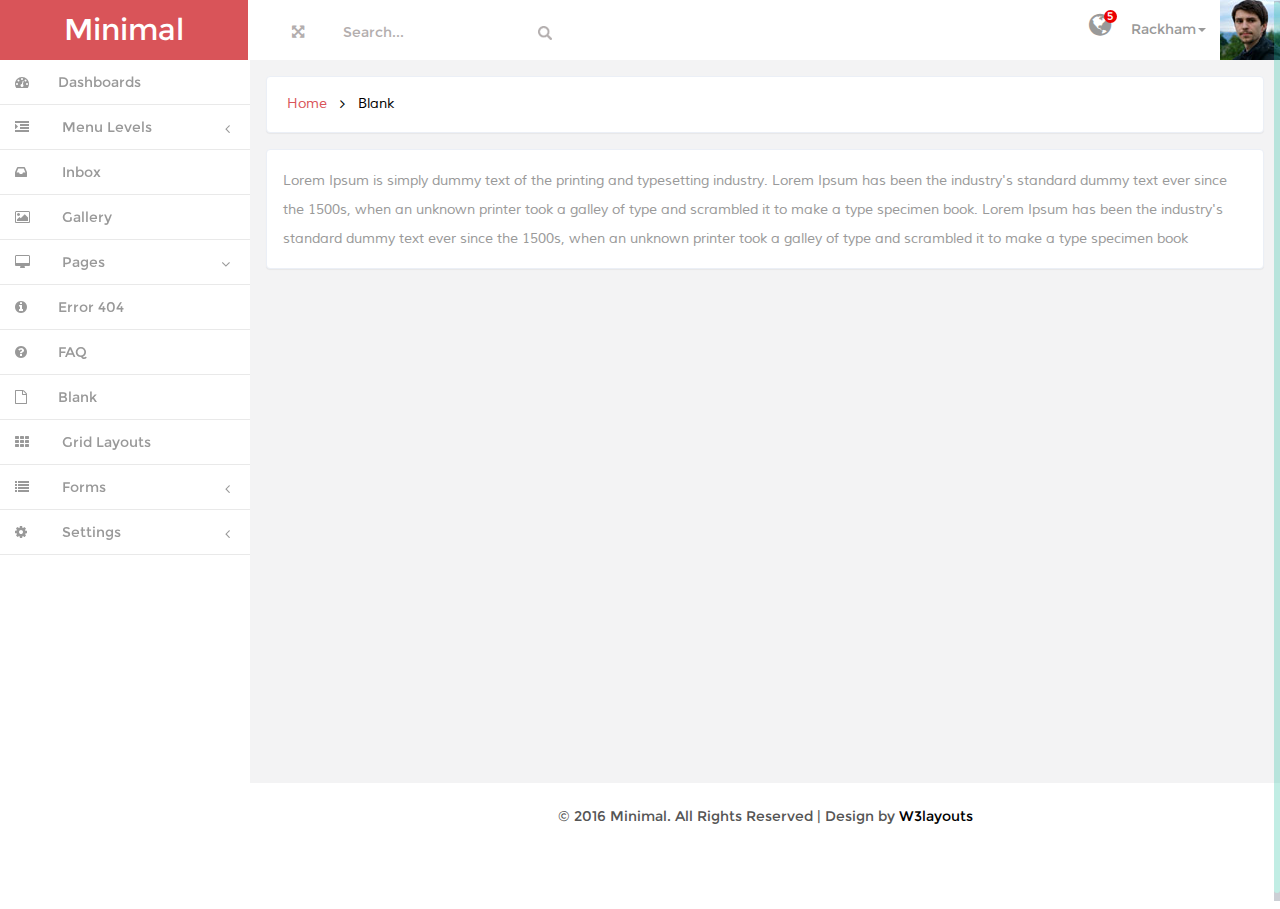
<file: public_html/blank.html>
<!--
Author: W3layouts
Author URL: http://w3layouts.com
License: Creative Commons Attribution 3.0 Unported
License URL: http://creativecommons.org/licenses/by/3.0/
-->
<!DOCTYPE HTML>
<html>
<head>
<title>Minimal an Admin Panel Category Flat Bootstrap Responsive Website Template | Blank :: w3layouts</title>
<meta name="viewport" content="width=device-width, initial-scale=1">
<meta http-equiv="Content-Type" content="text/html; charset=utf-8" />
<meta name="keywords" content="Minimal Responsive web template, Bootstrap Web Templates, Flat Web Templates, Android Compatible web template, 
Smartphone Compatible web template, free webdesigns for Nokia, Samsung, LG, SonyEricsson, Motorola web design" />
<script type="application/x-javascript"> addEventListener("load", function() { setTimeout(hideURLbar, 0); }, false); function hideURLbar(){ window.scrollTo(0,1); } </script>
<link href="css/bootstrap.min.css" rel='stylesheet' type='text/css' />
<!-- Custom Theme files -->
<link href="css/style.css" rel='stylesheet' type='text/css' />
<link href="css/font-awesome.css" rel="stylesheet"> 
<script src="js/jquery.min.js"> </script>
<script src="js/bootstrap.min.js"> </script>
  
<!-- Mainly scripts -->
<script src="js/jquery.metisMenu.js"></script>
<script src="js/jquery.slimscroll.min.js"></script>
<!-- Custom and plugin javascript -->
<link href="css/custom.css" rel="stylesheet">
<script src="js/custom.js"></script>
<script src="js/screenfull.js"></script>
		<script>
		$(function () {
			$('#supported').text('Supported/allowed: ' + !!screenfull.enabled);

			if (!screenfull.enabled) {
				return false;
			}

			

			$('#toggle').click(function () {
				screenfull.toggle($('#container')[0]);
			});
			

			
		});
		</script>



</head>
<body>
<div id="wrapper">
       <!----->
        <nav class="navbar-default navbar-static-top" role="navigation">
             <div class="navbar-header">
                <button type="button" class="navbar-toggle" data-toggle="collapse" data-target=".navbar-collapse">
                    <span class="sr-only">Toggle navigation</span>
                    <span class="icon-bar"></span>
                    <span class="icon-bar"></span>
                    <span class="icon-bar"></span>
                </button>
               <h1> <a class="navbar-brand" href="index.html">Minimal</a></h1>         
			   </div>
			 <div class=" border-bottom">
        	<div class="full-left">
        	  <section class="full-top">
				<button id="toggle"><i class="fa fa-arrows-alt"></i></button>	
			</section>
			<form class=" navbar-left-right">
              <input type="text"  value="Search..." onfocus="this.value = '';" onblur="if (this.value == '') {this.value = 'Search...';}">
              <input type="submit" value="" class="fa fa-search">
            </form>
            <div class="clearfix"> </div>
           </div>
     
       
            <!-- Brand and toggle get grouped for better mobile display -->
		 
		   <!-- Collect the nav links, forms, and other content for toggling -->
		    <div class="drop-men" >
		        <ul class=" nav_1">
		           
		    		<li class="dropdown at-drop">
		              <a href="#" class="dropdown-toggle dropdown-at " data-toggle="dropdown"><i class="fa fa-globe"></i> <span class="number">5</span></a>
		              <ul class="dropdown-menu menu1 " role="menu">
		                <li><a href="#">
		               
		                	<div class="user-new">
		                	<p>New user registered</p>
		                	<span>40 seconds ago</span>
		                	</div>
		                	<div class="user-new-left">
		                
		                	<i class="fa fa-user-plus"></i>
		                	</div>
		                	<div class="clearfix"> </div>
		                	</a></li>
		                <li><a href="#">
		                	<div class="user-new">
		                	<p>Someone special liked this</p>
		                	<span>3 minutes ago</span>
		                	</div>
		                	<div class="user-new-left">
		                
		                	<i class="fa fa-heart"></i>
		                	</div>
		                	<div class="clearfix"> </div>
		                </a></li>
		                <li><a href="#">
		                	<div class="user-new">
		                	<p>John cancelled the event</p>
		                	<span>4 hours ago</span>
		                	</div>
		                	<div class="user-new-left">
		                
		                	<i class="fa fa-times"></i>
		                	</div>
		                	<div class="clearfix"> </div>
		                </a></li>
		                <li><a href="#">
		                	<div class="user-new">
		                	<p>The server is status is stable</p>
		                	<span>yesterday at 08:30am</span>
		                	</div>
		                	<div class="user-new-left">
		                
		                	<i class="fa fa-info"></i>
		                	</div>
		                	<div class="clearfix"> </div>
		                </a></li>
		                <li><a href="#">
		                	<div class="user-new">
		                	<p>New comments waiting approval</p>
		                	<span>Last Week</span>
		                	</div>
		                	<div class="user-new-left">
		                
		                	<i class="fa fa-rss"></i>
		                	</div>
		                	<div class="clearfix"> </div>
		                </a></li>
		                <li><a href="#" class="view">View all messages</a></li>
		              </ul>
		            </li>
					<li class="dropdown">
		              <a href="#" class="dropdown-toggle dropdown-at" data-toggle="dropdown"><span class=" name-caret">Rackham<i class="caret"></i></span><img src="images/wo.jpg"></a>
		              <ul class="dropdown-menu " role="menu">
		                <li><a href="profile.html"><i class="fa fa-user"></i>Edit Profile</a></li>
		                <li><a href="inbox.html"><i class="fa fa-envelope"></i>Inbox</a></li>
		                <li><a href="calendar.html"><i class="fa fa-calendar"></i>Calender</a></li>
		                <li><a href="inbox.html"><i class="fa fa-clipboard"></i>Tasks</a></li>
		              </ul>
		            </li>
		           
		        </ul>
		     </div><!-- /.navbar-collapse -->
			<div class="clearfix">
       
     </div>
	  
		    <div class="navbar-default sidebar" role="navigation">
                <div class="sidebar-nav navbar-collapse">
                <ul class="nav" id="side-menu">
				
                    <li>
                        <a href="index.html" class=" hvr-bounce-to-right"><i class="fa fa-dashboard nav_icon "></i><span class="nav-label">Dashboards</span> </a>
                    </li>
                   
                    <li>
                        <a href="#" class=" hvr-bounce-to-right"><i class="fa fa-indent nav_icon"></i> <span class="nav-label">Menu Levels</span><span class="fa arrow"></span></a>
                        <ul class="nav nav-second-level">
                            <li><a href="graphs.html" class=" hvr-bounce-to-right"> <i class="fa fa-area-chart nav_icon"></i>Graphs</a></li>
                            
                            <li><a href="maps.html" class=" hvr-bounce-to-right"><i class="fa fa-map-marker nav_icon"></i>Maps</a></li>
			
						<li><a href="typography.html" class=" hvr-bounce-to-right"><i class="fa fa-file-text-o nav_icon"></i>Typography</a></li>

					   </ul>
                    </li>
					 <li>
                        <a href="inbox.html" class=" hvr-bounce-to-right"><i class="fa fa-inbox nav_icon"></i> <span class="nav-label">Inbox</span> </a>
                    </li>
                    
                    <li>
                        <a href="gallery.html" class=" hvr-bounce-to-right"><i class="fa fa-picture-o nav_icon"></i> <span class="nav-label">Gallery</span> </a>
                    </li>
                     <li>
                        <a href="#" class=" hvr-bounce-to-right"><i class="fa fa-desktop nav_icon"></i> <span class="nav-label">Pages</span><span class="fa arrow"></span></a>
                        <ul class="nav nav-second-level">
                            <li><a href="404.html" class=" hvr-bounce-to-right"> <i class="fa fa-info-circle nav_icon"></i>Error 404</a></li>
                            <li><a href="faq.html" class=" hvr-bounce-to-right"><i class="fa fa-question-circle nav_icon"></i>FAQ</a></li>
                            <li><a href="blank.html" class=" hvr-bounce-to-right"><i class="fa fa-file-o nav_icon"></i>Blank</a></li>
                       </ul>
                    </li>
                     <li>
                        <a href="layout.html" class=" hvr-bounce-to-right"><i class="fa fa-th nav_icon"></i> <span class="nav-label">Grid Layouts</span> </a>
                    </li>
                   
                    <li>
                        <a href="#" class=" hvr-bounce-to-right"><i class="fa fa-list nav_icon"></i> <span class="nav-label">Forms</span><span class="fa arrow"></span></a>
                        <ul class="nav nav-second-level">
                            <li><a href="forms.html" class=" hvr-bounce-to-right"><i class="fa fa-align-left nav_icon"></i>Basic forms</a></li>
                            <li><a href="validation.html" class=" hvr-bounce-to-right"><i class="fa fa-check-square-o nav_icon"></i>Validation</a></li>
                        </ul>
                    </li>
                   
                    <li>
                        <a href="#" class=" hvr-bounce-to-right"><i class="fa fa-cog nav_icon"></i> <span class="nav-label">Settings</span><span class="fa arrow"></span></a>
                        <ul class="nav nav-second-level">
                            <li><a href="signin.html" class=" hvr-bounce-to-right"><i class="fa fa-sign-in nav_icon"></i>Signin</a></li>
                            <li><a href="signup.html" class=" hvr-bounce-to-right"><i class="fa fa-sign-in nav_icon"></i>Singup</a></li>
                        </ul>
                    </li>
                </ul>
            </div>
			</div>
        </nav>
		 <div id="page-wrapper" class="gray-bg dashbard-1">
       <div class="content-main">
 
 	<!--banner-->	
		     <div class="banner">
		    	<h2>
				<a href="index.html">Home</a>
				<i class="fa fa-angle-right"></i>
				<span>Blank</span>
				</h2>
		    </div>
		<!--//banner-->
 	 <!--faq-->
 	<div class="blank">
	

			<div class="blank-page">
				
	        	<p>Lorem Ipsum is simply dummy text of the printing and typesetting industry. Lorem Ipsum has been the industry's standard dummy text ever since the 1500s, when an unknown printer took a galley of type and scrambled it to make a type specimen book.
	        		Lorem Ipsum has been the industry's standard dummy text ever since the 1500s, when an unknown printer took a galley of type and scrambled it to make a type specimen book</p>
	        </div>
	       </div>
	
	<!--//faq-->
		<!---->
<div class="copy">
            <p> &copy; 2016 Minimal. All Rights Reserved | Design by <a href="http://w3layouts.com/" target="_blank">W3layouts</a> </p>	    </div>
		</div>
		</div>
		<div class="clearfix"> </div>
       </div>
     
<!---->
<!--scrolling js-->
	<script src="js/jquery.nicescroll.js"></script>
	<script src="js/scripts.js"></script>
	<!--//scrolling js-->
</body>
</html>
</file>
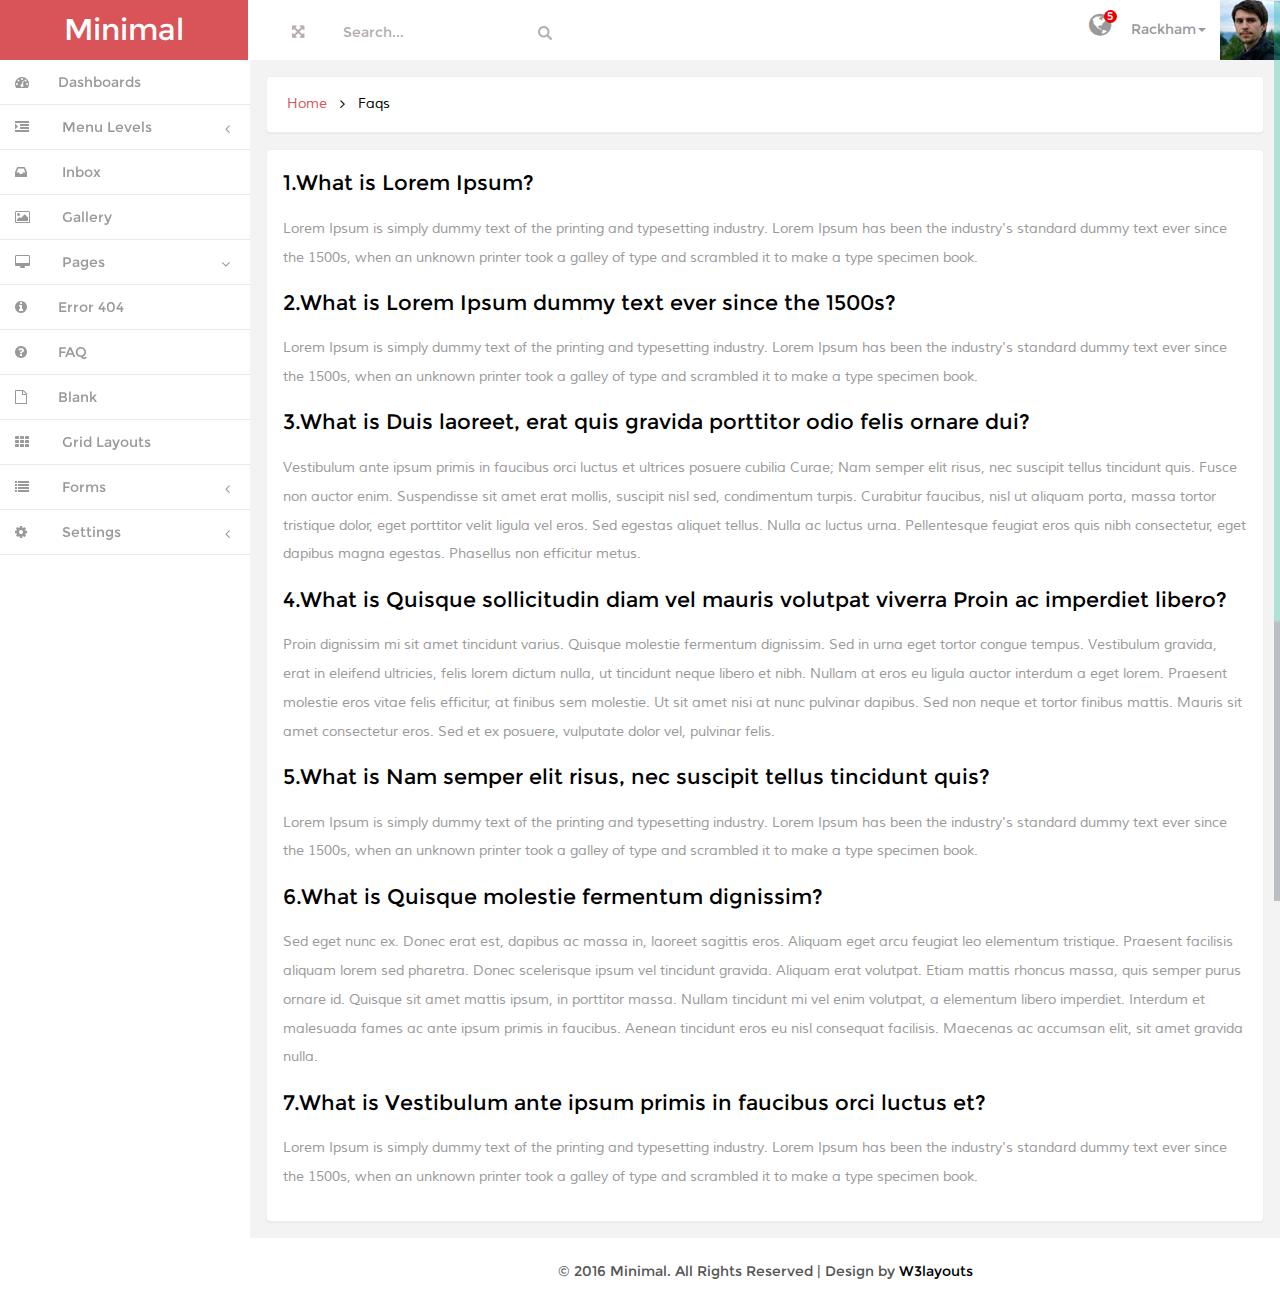
<file: public_html/faq.html>
<!--
Author: W3layouts
Author URL: http://w3layouts.com
License: Creative Commons Attribution 3.0 Unported
License URL: http://creativecommons.org/licenses/by/3.0/
-->
<!DOCTYPE HTML>
<html>
<head>
<title>Minimal an Admin Panel Category Flat Bootstrap Responsive Website Template | Faqs :: w3layouts</title>
<meta name="viewport" content="width=device-width, initial-scale=1">
<meta http-equiv="Content-Type" content="text/html; charset=utf-8" />
<meta name="keywords" content="Minimal Responsive web template, Bootstrap Web Templates, Flat Web Templates, Android Compatible web template, 
Smartphone Compatible web template, free webdesigns for Nokia, Samsung, LG, SonyEricsson, Motorola web design" />
<script type="application/x-javascript"> addEventListener("load", function() { setTimeout(hideURLbar, 0); }, false); function hideURLbar(){ window.scrollTo(0,1); } </script>
<link href="css/bootstrap.min.css" rel='stylesheet' type='text/css' />
<!-- Custom Theme files -->
<link href="css/style.css" rel='stylesheet' type='text/css' />
<link href="css/font-awesome.css" rel="stylesheet"> 
<script src="js/jquery.min.js"> </script>
<script src="js/bootstrap.min.js"> </script>
  
<!-- Mainly scripts -->
<script src="js/jquery.metisMenu.js"></script>
<script src="js/jquery.slimscroll.min.js"></script>
<!-- Custom and plugin javascript -->
<link href="css/custom.css" rel="stylesheet">
<script src="js/custom.js"></script>
<script src="js/screenfull.js"></script>
		<script>
		$(function () {
			$('#supported').text('Supported/allowed: ' + !!screenfull.enabled);

			if (!screenfull.enabled) {
				return false;
			}

			

			$('#toggle').click(function () {
				screenfull.toggle($('#container')[0]);
			});
			

			
		});
		</script>



</head>
<body>
<div id="wrapper">
       <!----->
        <nav class="navbar-default navbar-static-top" role="navigation">
             <div class="navbar-header">
                <button type="button" class="navbar-toggle" data-toggle="collapse" data-target=".navbar-collapse">
                    <span class="sr-only">Toggle navigation</span>
                    <span class="icon-bar"></span>
                    <span class="icon-bar"></span>
                    <span class="icon-bar"></span>
                </button>
               <h1> <a class="navbar-brand" href="index.html">Minimal</a></h1>         
			   </div>
			 <div class=" border-bottom">
        	<div class="full-left">
        	  <section class="full-top">
				<button id="toggle"><i class="fa fa-arrows-alt"></i></button>	
			</section>
			<form class=" navbar-left-right">
              <input type="text"  value="Search..." onfocus="this.value = '';" onblur="if (this.value == '') {this.value = 'Search...';}">
              <input type="submit" value="" class="fa fa-search">
            </form>
            <div class="clearfix"> </div>
           </div>
     
       
            <!-- Brand and toggle get grouped for better mobile display -->
		 
		   <!-- Collect the nav links, forms, and other content for toggling -->
		    <div class="drop-men" >
		        <ul class=" nav_1">
		           
		    		<li class="dropdown at-drop">
		              <a href="#" class="dropdown-toggle dropdown-at " data-toggle="dropdown"><i class="fa fa-globe"></i> <span class="number">5</span></a>
		              <ul class="dropdown-menu menu1 " role="menu">
		                <li><a href="#">
		               
		                	<div class="user-new">
		                	<p>New user registered</p>
		                	<span>40 seconds ago</span>
		                	</div>
		                	<div class="user-new-left">
		                
		                	<i class="fa fa-user-plus"></i>
		                	</div>
		                	<div class="clearfix"> </div>
		                	</a></li>
		                <li><a href="#">
		                	<div class="user-new">
		                	<p>Someone special liked this</p>
		                	<span>3 minutes ago</span>
		                	</div>
		                	<div class="user-new-left">
		                
		                	<i class="fa fa-heart"></i>
		                	</div>
		                	<div class="clearfix"> </div>
		                </a></li>
		                <li><a href="#">
		                	<div class="user-new">
		                	<p>John cancelled the event</p>
		                	<span>4 hours ago</span>
		                	</div>
		                	<div class="user-new-left">
		                
		                	<i class="fa fa-times"></i>
		                	</div>
		                	<div class="clearfix"> </div>
		                </a></li>
		                <li><a href="#">
		                	<div class="user-new">
		                	<p>The server is status is stable</p>
		                	<span>yesterday at 08:30am</span>
		                	</div>
		                	<div class="user-new-left">
		                
		                	<i class="fa fa-info"></i>
		                	</div>
		                	<div class="clearfix"> </div>
		                </a></li>
		                <li><a href="#">
		                	<div class="user-new">
		                	<p>New comments waiting approval</p>
		                	<span>Last Week</span>
		                	</div>
		                	<div class="user-new-left">
		                
		                	<i class="fa fa-rss"></i>
		                	</div>
		                	<div class="clearfix"> </div>
		                </a></li>
		                <li><a href="#" class="view">View all messages</a></li>
		              </ul>
		            </li>
					<li class="dropdown">
		              <a href="#" class="dropdown-toggle dropdown-at" data-toggle="dropdown"><span class=" name-caret">Rackham<i class="caret"></i></span><img src="images/wo.jpg"></a>
		              <ul class="dropdown-menu " role="menu">
		                <li><a href="profile.html"><i class="fa fa-user"></i>Edit Profile</a></li>
		                <li><a href="inbox.html"><i class="fa fa-envelope"></i>Inbox</a></li>
		                <li><a href="calendar.html"><i class="fa fa-calendar"></i>Calender</a></li>
		                <li><a href="inbox.html"><i class="fa fa-clipboard"></i>Tasks</a></li>
		              </ul>
		            </li>
		           
		        </ul>
		     </div><!-- /.navbar-collapse -->
			<div class="clearfix">
       
     </div>
	  
		    <div class="navbar-default sidebar" role="navigation">
                <div class="sidebar-nav navbar-collapse">
                <ul class="nav" id="side-menu">
				
                    <li>
                        <a href="index.html" class=" hvr-bounce-to-right"><i class="fa fa-dashboard nav_icon "></i><span class="nav-label">Dashboards</span> </a>
                    </li>
                   
                    <li>
                        <a href="#" class=" hvr-bounce-to-right"><i class="fa fa-indent nav_icon"></i> <span class="nav-label">Menu Levels</span><span class="fa arrow"></span></a>
                        <ul class="nav nav-second-level">
                            <li><a href="graphs.html" class=" hvr-bounce-to-right"> <i class="fa fa-area-chart nav_icon"></i>Graphs</a></li>
                            
                            <li><a href="maps.html" class=" hvr-bounce-to-right"><i class="fa fa-map-marker nav_icon"></i>Maps</a></li>
			
						<li><a href="typography.html" class=" hvr-bounce-to-right"><i class="fa fa-file-text-o nav_icon"></i>Typography</a></li>

					   </ul>
                    </li>
					 <li>
                        <a href="inbox.html" class=" hvr-bounce-to-right"><i class="fa fa-inbox nav_icon"></i> <span class="nav-label">Inbox</span> </a>
                    </li>
                    
                    <li>
                        <a href="gallery.html" class=" hvr-bounce-to-right"><i class="fa fa-picture-o nav_icon"></i> <span class="nav-label">Gallery</span> </a>
                    </li>
                     <li>
                        <a href="#" class=" hvr-bounce-to-right"><i class="fa fa-desktop nav_icon"></i> <span class="nav-label">Pages</span><span class="fa arrow"></span></a>
                        <ul class="nav nav-second-level">
                            <li><a href="404.html" class=" hvr-bounce-to-right"> <i class="fa fa-info-circle nav_icon"></i>Error 404</a></li>
                            <li><a href="faq.html" class=" hvr-bounce-to-right"><i class="fa fa-question-circle nav_icon"></i>FAQ</a></li>
                            <li><a href="blank.html" class=" hvr-bounce-to-right"><i class="fa fa-file-o nav_icon"></i>Blank</a></li>
                       </ul>
                    </li>
                     <li>
                        <a href="layout.html" class=" hvr-bounce-to-right"><i class="fa fa-th nav_icon"></i> <span class="nav-label">Grid Layouts</span> </a>
                    </li>
                   
                    <li>
                        <a href="#" class=" hvr-bounce-to-right"><i class="fa fa-list nav_icon"></i> <span class="nav-label">Forms</span><span class="fa arrow"></span></a>
                        <ul class="nav nav-second-level">
                            <li><a href="forms.html" class=" hvr-bounce-to-right"><i class="fa fa-align-left nav_icon"></i>Basic forms</a></li>
                            <li><a href="validation.html" class=" hvr-bounce-to-right"><i class="fa fa-check-square-o nav_icon"></i>Validation</a></li>
                        </ul>
                    </li>
                   
                    <li>
                        <a href="#" class=" hvr-bounce-to-right"><i class="fa fa-cog nav_icon"></i> <span class="nav-label">Settings</span><span class="fa arrow"></span></a>
                        <ul class="nav nav-second-level">
                            <li><a href="signin.html" class=" hvr-bounce-to-right"><i class="fa fa-sign-in nav_icon"></i>Signin</a></li>
                            <li><a href="signup.html" class=" hvr-bounce-to-right"><i class="fa fa-sign-in nav_icon"></i>Singup</a></li>
                        </ul>
                    </li>
                </ul>
            </div>
			</div>
        </nav>
		 <div id="page-wrapper" class="gray-bg dashbard-1">
       <div class="content-main">
 
 	<!--banner-->	
		   <div class="banner">
				<h2>
				<a href="index.html">Home</a>
				<i class="fa fa-angle-right"></i>
				<span>Faqs</span>
				</h2>
		    </div>
		<!--//banner-->
 	 <!--faq-->
 	<div class="asked">
	

			<div class="questions">
				<h5>1.What is Lorem Ipsum?</h5>
	        	<p>Lorem Ipsum is simply dummy text of the printing and typesetting industry. Lorem Ipsum has been the industry's standard dummy text ever since the 1500s, when an unknown printer took a galley of type and scrambled it to make a type specimen book.</p>
	        </div>
			 <div class="questions">
				<h5>2.What is Lorem Ipsum dummy text ever since the 1500s?</h5>
			    <p>Lorem Ipsum is simply dummy text of the printing and typesetting industry. Lorem Ipsum has been the industry's standard dummy text ever since the 1500s, when an unknown printer took a galley of type and scrambled it to make a type specimen book.</p>
			 </div>	
			  <div class="questions">
				<h5>3.What is Duis laoreet, erat quis gravida porttitor odio felis ornare dui?</h5>
				<p>Vestibulum ante ipsum primis in faucibus orci luctus et ultrices posuere cubilia Curae; Nam semper elit risus, nec suscipit tellus tincidunt quis. Fusce non auctor enim. Suspendisse sit amet erat mollis, suscipit nisl sed, condimentum turpis. Curabitur faucibus, nisl ut aliquam porta, massa tortor tristique dolor, eget porttitor velit ligula vel eros. Sed egestas aliquet tellus. Nulla ac luctus urna. Pellentesque feugiat eros quis nibh consectetur, eget dapibus magna egestas. Phasellus non efficitur metus.</p>
			 </div>	
			  <div class="questions">
				<h5>4.What is Quisque sollicitudin diam vel mauris volutpat viverra Proin ac imperdiet libero?</h5>
				<p>Proin dignissim mi sit amet tincidunt varius. Quisque molestie fermentum dignissim. Sed in urna eget tortor congue tempus. Vestibulum gravida, erat in eleifend ultricies, felis lorem dictum nulla, ut tincidunt neque libero et nibh. Nullam at eros eu ligula auctor interdum a eget lorem. Praesent molestie eros vitae felis efficitur, at finibus sem molestie. Ut sit amet nisi at nunc pulvinar dapibus. Sed non neque et tortor finibus mattis. Mauris sit amet consectetur eros. Sed et ex posuere, vulputate dolor vel, pulvinar felis. </p>
			 </div>	
			 
			  <div class="questions">
				<h5>5.What is Nam semper elit risus, nec suscipit tellus tincidunt quis?</h5>
			    <p>Lorem Ipsum is simply dummy text of the printing and typesetting industry. Lorem Ipsum has been the industry's standard dummy text ever since the 1500s, when an unknown printer took a galley of type and scrambled it to make a type specimen book.</p>
			 </div>	
			  <div class="questions">
				<h5>6.What is Quisque molestie fermentum dignissim?</h5>
				<p>Sed eget nunc ex. Donec erat est, dapibus ac massa in, laoreet sagittis eros. Aliquam eget arcu feugiat leo elementum tristique. Praesent facilisis aliquam lorem sed pharetra. Donec scelerisque ipsum vel tincidunt gravida. Aliquam erat volutpat. Etiam mattis rhoncus massa, quis semper purus ornare id. Quisque sit amet mattis ipsum, in porttitor massa. Nullam tincidunt mi vel enim volutpat, a elementum libero imperdiet. Interdum et malesuada fames ac ante ipsum primis in faucibus. Aenean tincidunt eros eu nisl consequat facilisis. Maecenas ac accumsan elit, sit amet gravida nulla.</p>
			 </div>	
			  <div class="questions">
				<h5>7.What is Vestibulum ante ipsum primis in faucibus orci luctus et?</h5>
			    <p>Lorem Ipsum is simply dummy text of the printing and typesetting industry. Lorem Ipsum has been the industry's standard dummy text ever since the 1500s, when an unknown printer took a galley of type and scrambled it to make a type specimen book.</p>
			 </div>				    

</div>
	<!--//faq-->
		<!---->
<div class="copy">
            <p> &copy; 2016 Minimal. All Rights Reserved | Design by <a href="http://w3layouts.com/" target="_blank">W3layouts</a> </p>	    </div>
		</div>
		</div>
		<div class="clearfix"> </div>
       </div>
     
<!---->
<!--scrolling js-->
	<script src="js/jquery.nicescroll.js"></script>
	<script src="js/scripts.js"></script>
	<!--//scrolling js-->
</body>
</html>
</file>
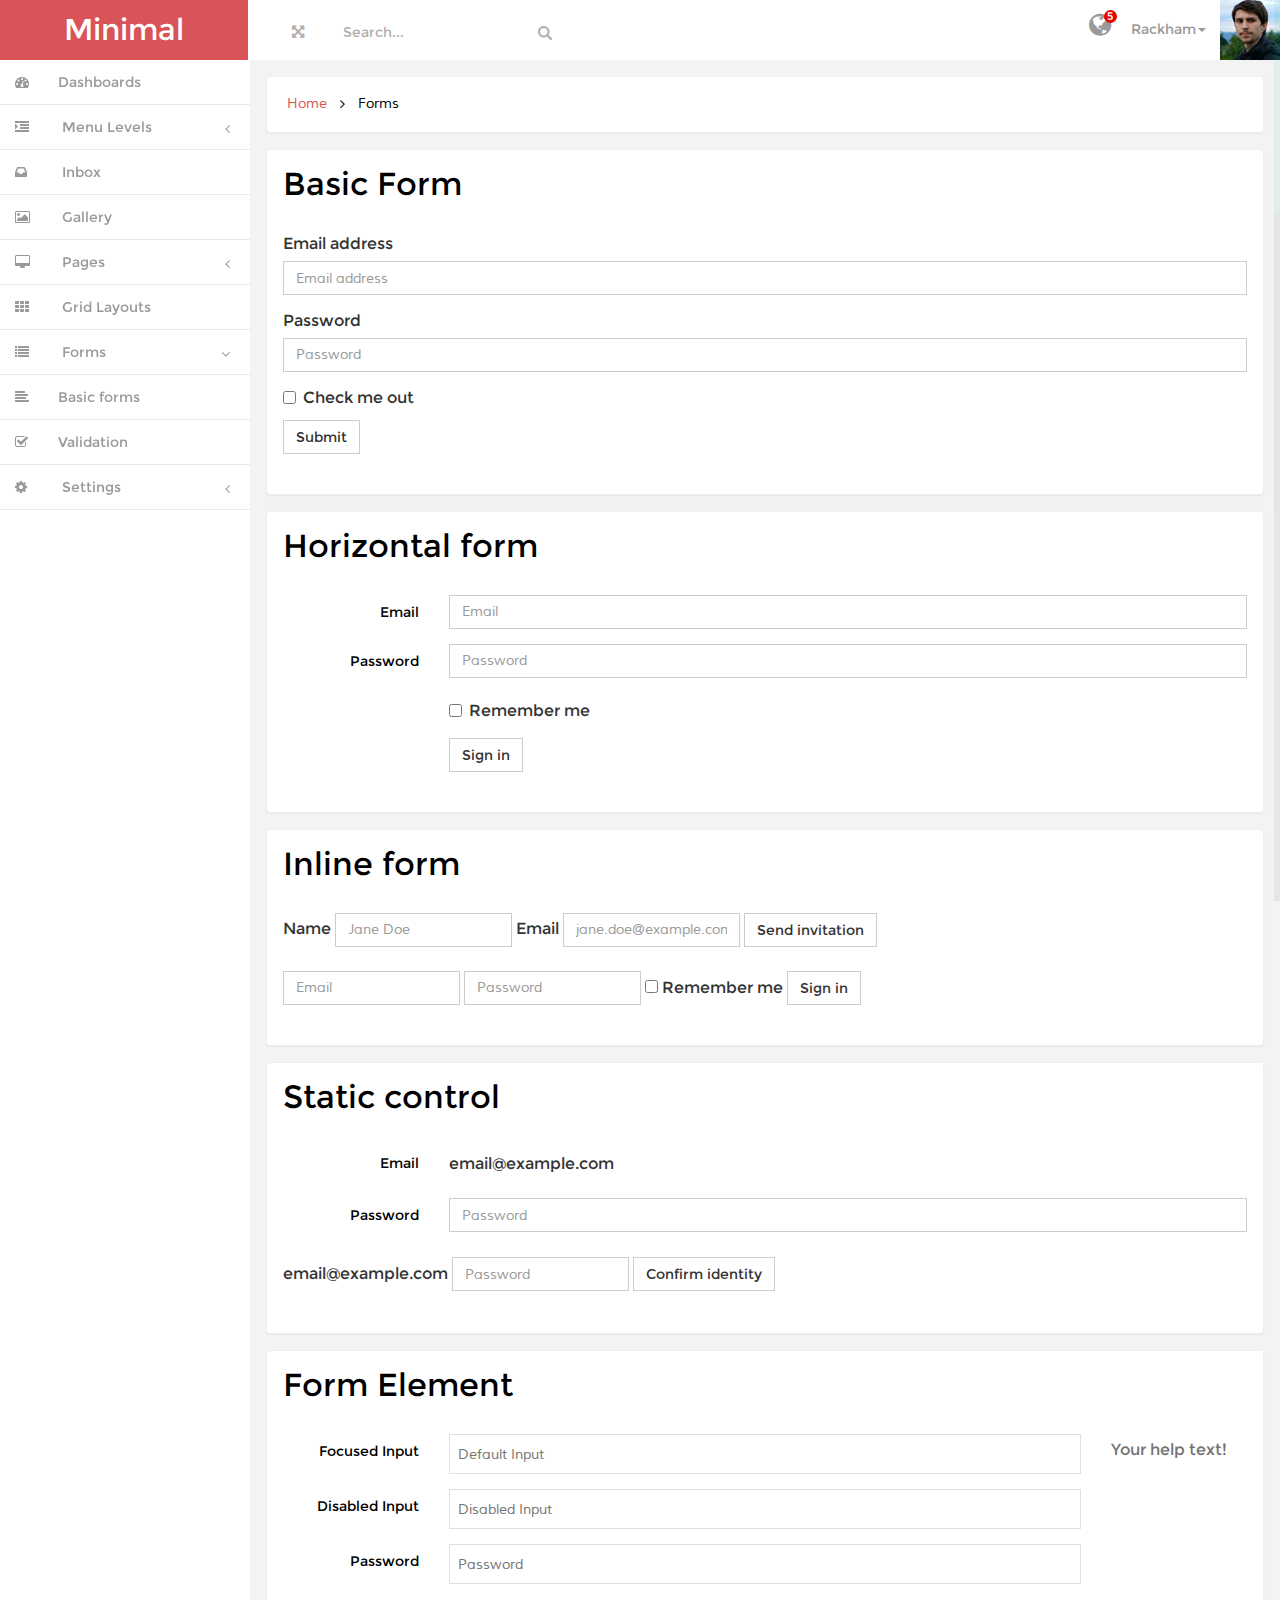
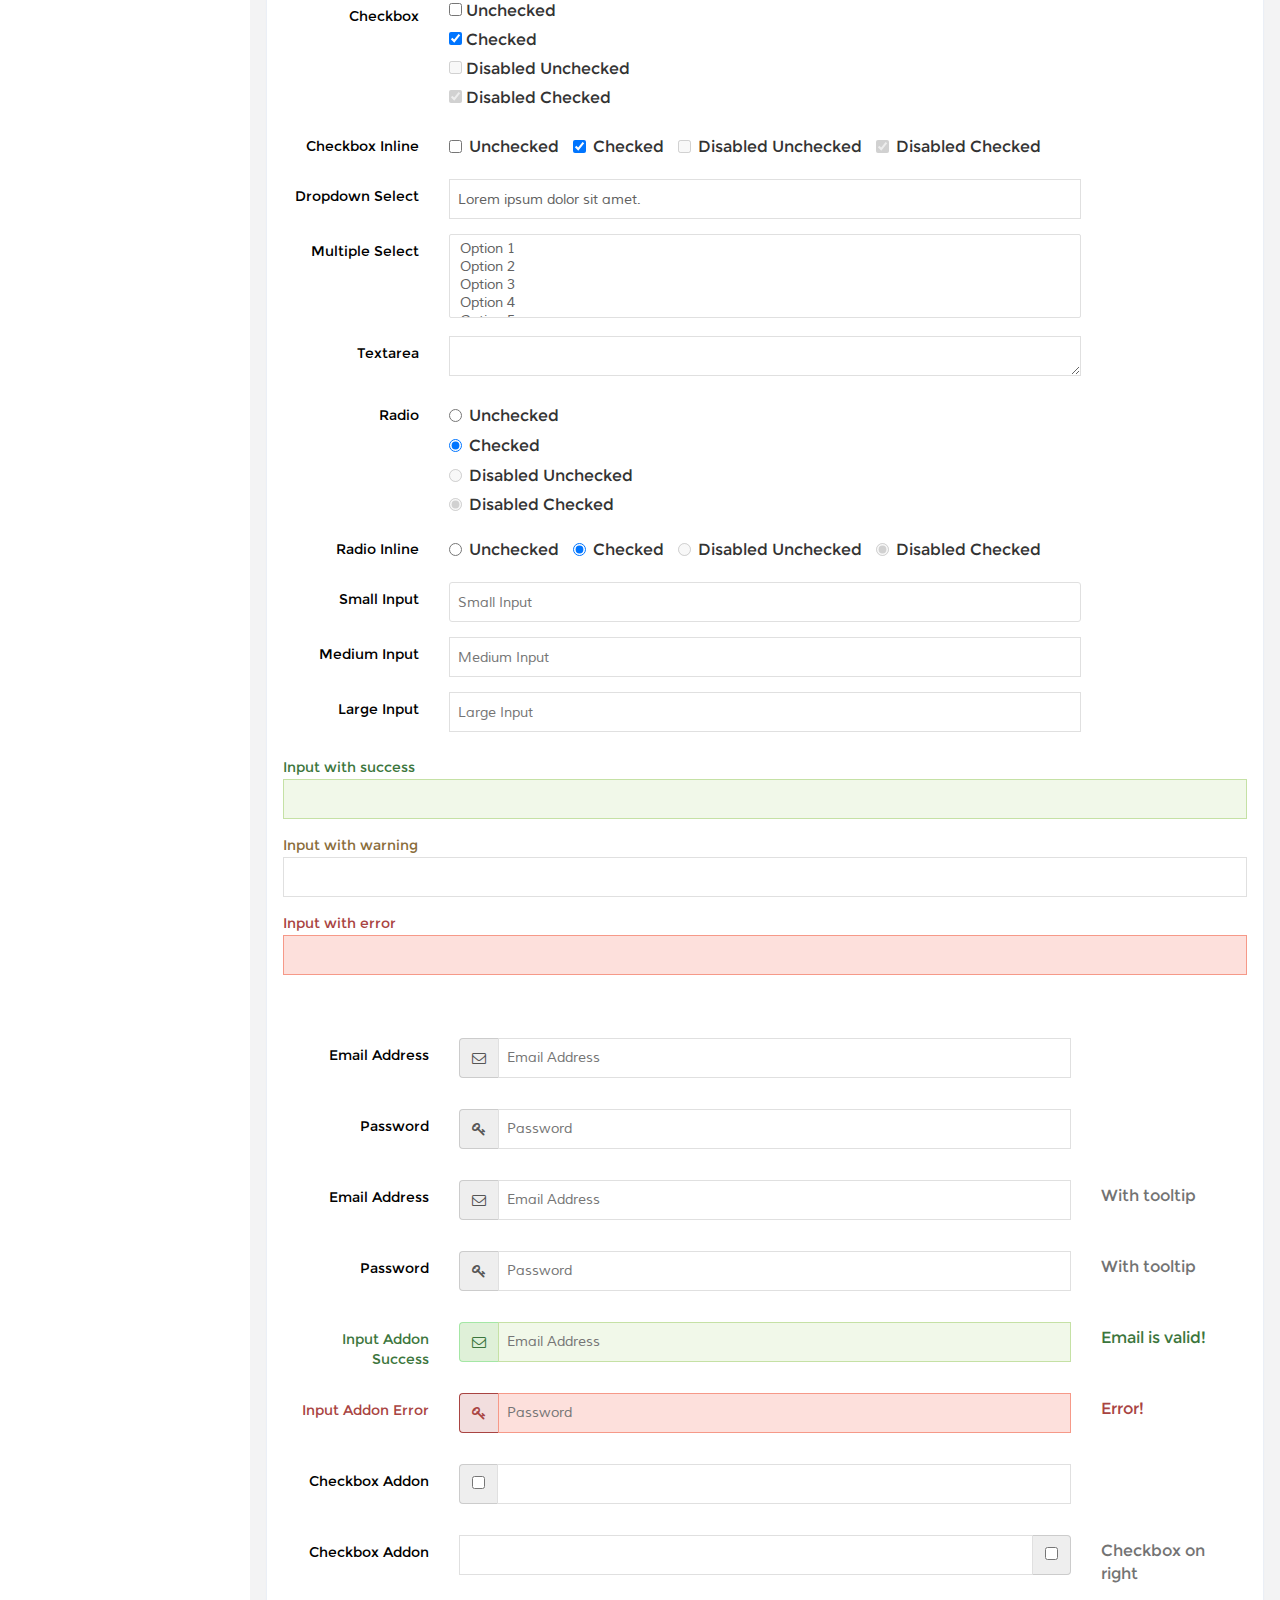
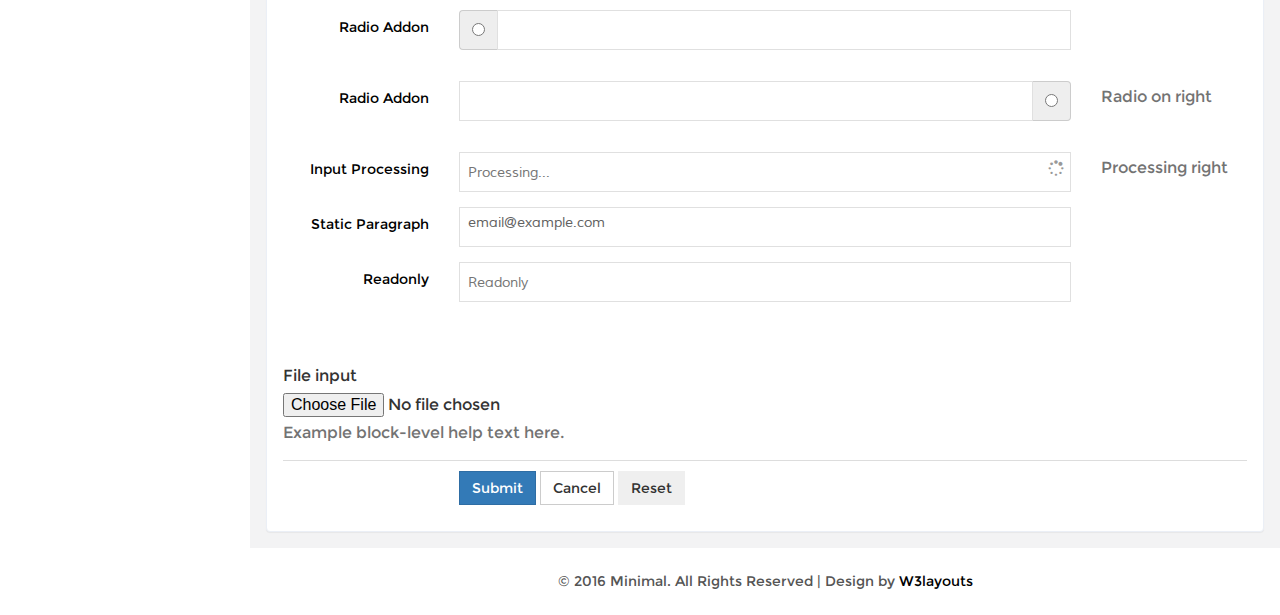
<file: public_html/forms.html>
<!--
Author: W3layouts
Author URL: http://w3layouts.com
License: Creative Commons Attribution 3.0 Unported
License URL: http://creativecommons.org/licenses/by/3.0/
-->
<!DOCTYPE HTML>
<html>
<head>
<title>Minimal an Admin Panel Category Flat Bootstrap Responsive Website Template | Forms :: w3layouts</title>
<meta name="viewport" content="width=device-width, initial-scale=1">
<meta http-equiv="Content-Type" content="text/html; charset=utf-8" />
<meta name="keywords" content="Minimal Responsive web template, Bootstrap Web Templates, Flat Web Templates, Android Compatible web template, 
Smartphone Compatible web template, free webdesigns for Nokia, Samsung, LG, SonyEricsson, Motorola web design" />
<script type="application/x-javascript"> addEventListener("load", function() { setTimeout(hideURLbar, 0); }, false); function hideURLbar(){ window.scrollTo(0,1); } </script>
<link href="css/bootstrap.min.css" rel='stylesheet' type='text/css' />
<!-- Custom Theme files -->
<link href="css/style.css" rel='stylesheet' type='text/css' />
<link href="css/font-awesome.css" rel="stylesheet"> 
<script src="js/jquery.min.js"> </script>
<script src="js/bootstrap.min.js"> </script>
  
<!-- Mainly scripts -->
<script src="js/jquery.metisMenu.js"></script>
<script src="js/jquery.slimscroll.min.js"></script>
<!-- Custom and plugin javascript -->
<link href="css/custom.css" rel="stylesheet">
<script src="js/custom.js"></script>
<script src="js/screenfull.js"></script>
		<script>
		$(function () {
			$('#supported').text('Supported/allowed: ' + !!screenfull.enabled);

			if (!screenfull.enabled) {
				return false;
			}

			

			$('#toggle').click(function () {
				screenfull.toggle($('#container')[0]);
			});
			

			
		});
		</script>

<!----->

</head>
<body>
<div id="wrapper">
     <!----->
        <nav class="navbar-default navbar-static-top" role="navigation">
             <div class="navbar-header">
                <button type="button" class="navbar-toggle" data-toggle="collapse" data-target=".navbar-collapse">
                    <span class="sr-only">Toggle navigation</span>
                    <span class="icon-bar"></span>
                    <span class="icon-bar"></span>
                    <span class="icon-bar"></span>
                </button>
               <h1> <a class="navbar-brand" href="index.html">Minimal</a></h1>         
			   </div>
			 <div class=" border-bottom">
        	<div class="full-left">
        	  <section class="full-top">
				<button id="toggle"><i class="fa fa-arrows-alt"></i></button>	
			</section>
			<form class=" navbar-left-right">
              <input type="text"  value="Search..." onfocus="this.value = '';" onblur="if (this.value == '') {this.value = 'Search...';}">
              <input type="submit" value="" class="fa fa-search">
            </form>
            <div class="clearfix"> </div>
           </div>
     
       
            <!-- Brand and toggle get grouped for better mobile display -->
		 
		   <!-- Collect the nav links, forms, and other content for toggling -->
		    <div class="drop-men" >
		        <ul class=" nav_1">
		           
		    		<li class="dropdown at-drop">
		              <a href="#" class="dropdown-toggle dropdown-at " data-toggle="dropdown"><i class="fa fa-globe"></i> <span class="number">5</span></a>
		              <ul class="dropdown-menu menu1 " role="menu">
		                <li><a href="#">
		               
		                	<div class="user-new">
		                	<p>New user registered</p>
		                	<span>40 seconds ago</span>
		                	</div>
		                	<div class="user-new-left">
		                
		                	<i class="fa fa-user-plus"></i>
		                	</div>
		                	<div class="clearfix"> </div>
		                	</a></li>
		                <li><a href="#">
		                	<div class="user-new">
		                	<p>Someone special liked this</p>
		                	<span>3 minutes ago</span>
		                	</div>
		                	<div class="user-new-left">
		                
		                	<i class="fa fa-heart"></i>
		                	</div>
		                	<div class="clearfix"> </div>
		                </a></li>
		                <li><a href="#">
		                	<div class="user-new">
		                	<p>John cancelled the event</p>
		                	<span>4 hours ago</span>
		                	</div>
		                	<div class="user-new-left">
		                
		                	<i class="fa fa-times"></i>
		                	</div>
		                	<div class="clearfix"> </div>
		                </a></li>
		                <li><a href="#">
		                	<div class="user-new">
		                	<p>The server is status is stable</p>
		                	<span>yesterday at 08:30am</span>
		                	</div>
		                	<div class="user-new-left">
		                
		                	<i class="fa fa-info"></i>
		                	</div>
		                	<div class="clearfix"> </div>
		                </a></li>
		                <li><a href="#">
		                	<div class="user-new">
		                	<p>New comments waiting approval</p>
		                	<span>Last Week</span>
		                	</div>
		                	<div class="user-new-left">
		                
		                	<i class="fa fa-rss"></i>
		                	</div>
		                	<div class="clearfix"> </div>
		                </a></li>
		                <li><a href="#" class="view">View all messages</a></li>
		              </ul>
		            </li>
					<li class="dropdown">
		              <a href="#" class="dropdown-toggle dropdown-at" data-toggle="dropdown"><span class=" name-caret">Rackham<i class="caret"></i></span><img src="images/wo.jpg"></a>
		              <ul class="dropdown-menu " role="menu">
		                <li><a href="profile.html"><i class="fa fa-user"></i>Edit Profile</a></li>
		                <li><a href="inbox.html"><i class="fa fa-envelope"></i>Inbox</a></li>
		                <li><a href="calendar.html"><i class="fa fa-calendar"></i>Calender</a></li>
		                <li><a href="inbox.html"><i class="fa fa-clipboard"></i>Tasks</a></li>
		              </ul>
		            </li>
		           
		        </ul>
		     </div><!-- /.navbar-collapse -->
			<div class="clearfix">
       
     </div>
	  
		    <div class="navbar-default sidebar" role="navigation">
                <div class="sidebar-nav navbar-collapse">
                <ul class="nav" id="side-menu">
				
                    <li>
                        <a href="index.html" class=" hvr-bounce-to-right"><i class="fa fa-dashboard nav_icon "></i><span class="nav-label">Dashboards</span> </a>
                    </li>
                   
                    <li>
                        <a href="#" class=" hvr-bounce-to-right"><i class="fa fa-indent nav_icon"></i> <span class="nav-label">Menu Levels</span><span class="fa arrow"></span></a>
                        <ul class="nav nav-second-level">
                            <li><a href="graphs.html" class=" hvr-bounce-to-right"> <i class="fa fa-area-chart nav_icon"></i>Graphs</a></li>
                            
                            <li><a href="maps.html" class=" hvr-bounce-to-right"><i class="fa fa-map-marker nav_icon"></i>Maps</a></li>
			
						<li><a href="typography.html" class=" hvr-bounce-to-right"><i class="fa fa-file-text-o nav_icon"></i>Typography</a></li>

					   </ul>
                    </li>
					 <li>
                        <a href="inbox.html" class=" hvr-bounce-to-right"><i class="fa fa-inbox nav_icon"></i> <span class="nav-label">Inbox</span> </a>
                    </li>
                    
                    <li>
                        <a href="gallery.html" class=" hvr-bounce-to-right"><i class="fa fa-picture-o nav_icon"></i> <span class="nav-label">Gallery</span> </a>
                    </li>
                     <li>
                        <a href="#" class=" hvr-bounce-to-right"><i class="fa fa-desktop nav_icon"></i> <span class="nav-label">Pages</span><span class="fa arrow"></span></a>
                        <ul class="nav nav-second-level">
                            <li><a href="404.html" class=" hvr-bounce-to-right"> <i class="fa fa-info-circle nav_icon"></i>Error 404</a></li>
                            <li><a href="faq.html" class=" hvr-bounce-to-right"><i class="fa fa-question-circle nav_icon"></i>FAQ</a></li>
                            <li><a href="blank.html" class=" hvr-bounce-to-right"><i class="fa fa-file-o nav_icon"></i>Blank</a></li>
                       </ul>
                    </li>
                     <li>
                        <a href="layout.html" class=" hvr-bounce-to-right"><i class="fa fa-th nav_icon"></i> <span class="nav-label">Grid Layouts</span> </a>
                    </li>
                   
                    <li>
                        <a href="#" class=" hvr-bounce-to-right"><i class="fa fa-list nav_icon"></i> <span class="nav-label">Forms</span><span class="fa arrow"></span></a>
                        <ul class="nav nav-second-level">
                            <li><a href="forms.html" class=" hvr-bounce-to-right"><i class="fa fa-align-left nav_icon"></i>Basic forms</a></li>
                            <li><a href="validation.html" class=" hvr-bounce-to-right"><i class="fa fa-check-square-o nav_icon"></i>Validation</a></li>
                        </ul>
                    </li>
                   
                    <li>
                        <a href="#" class=" hvr-bounce-to-right"><i class="fa fa-cog nav_icon"></i> <span class="nav-label">Settings</span><span class="fa arrow"></span></a>
                        <ul class="nav nav-second-level">
                            <li><a href="signin.html" class=" hvr-bounce-to-right"><i class="fa fa-sign-in nav_icon"></i>Signin</a></li>
                            <li><a href="signup.html" class=" hvr-bounce-to-right"><i class="fa fa-sign-in nav_icon"></i>Singup</a></li>
                        </ul>
                    </li>
                </ul>
            </div>
			</div>
        </nav>
		 <div id="page-wrapper" class="gray-bg dashbard-1">
       <div class="content-main">
 
 	<!--banner-->	
		     <div class="banner">
		    	<h2>
				<a href="index.html">Home</a>
				<i class="fa fa-angle-right"></i>
				<span>Forms</span>
				</h2>
		    </div>
		<!--//banner-->
 	<!--grid-->
 	<div class="grid-form">
 		<div class="grid-form1">
 		<h3 id="forms-example" class="">Basic Form</h3>
 		<form>
  <div class="form-group">
    <label for="exampleInputEmail1">Email address</label>
    <input type="email" class="form-control" id="exampleInputEmail1" placeholder="Email address">
  </div>
  <div class="form-group">
    <label for="exampleInputPassword1">Password</label>
    <input type="password" class="form-control" id="exampleInputPassword1" placeholder="Password">
  </div>
  
  <div class="checkbox">
    <label>
      <input type="checkbox"> Check me out
    </label>
  </div>
  <button type="submit" class="btn btn-default">Submit</button>
</form>
</div>
<!----->
<div class="grid-form1">
<h3 id="forms-horizontal">Horizontal form</h3>
<form class="form-horizontal">
  <div class="form-group">
    <label for="inputEmail3" class="col-sm-2 control-label hor-form">Email</label>
    <div class="col-sm-10">
      <input type="email" class="form-control" id="inputEmail3" placeholder="Email">
    </div>
  </div>
  <div class="form-group">
    <label for="inputPassword3" class="col-sm-2 control-label hor-form">Password</label>
    <div class="col-sm-10">
      <input type="password" class="form-control" id="inputPassword3" placeholder="Password">
    </div>
  </div>
  <div class="form-group">
    <div class="col-sm-offset-2 col-sm-10">
      <div class="checkbox">
        <label>
          <input type="checkbox" name="checkbox" > Remember me
        </label>
      </div>
    </div>
  </div>
  <div class="form-group">
    <div class="col-sm-offset-2 col-sm-10">
      <button type="submit" class="btn btn-default">Sign in</button>
    </div>
  </div>
</form>
</div>
<!---->
<div class="grid-form1">
<h3 id="forms-inline">Inline form</h3>
<form class="form-inline">
  <div class="form-group">
    <label for="exampleInputName2">Name</label>
    <input type="text" class="form-control" id="exampleInputName2" placeholder="Jane Doe">
  </div>
  <div class="form-group">
    <label for="exampleInputEmail2">Email</label>
    <input type="email" class="form-control" id="exampleInputEmail2" placeholder="jane.doe@example.com">
  </div>
  <button type="submit" class="btn btn-default btn-send">Send invitation</button>
</form>
<form class="form-inline">
  <div class="form-group">
    <label class="sr-only" for="exampleInputEmail3">Email address</label>
    <input type="email" class="form-control" id="exampleInputEmail3" placeholder="Email">
  </div>
  <div class="form-group">
    <label class="sr-only" for="exampleInputPassword3">Password</label>
    <input type="password" class="form-control" id="exampleInputPassword3" placeholder="Password">
  </div>
  <div class="checkbox">
    <label>
      <input type="checkbox"> Remember me
    </label>
  </div>
  <button type="submit" class="btn btn-default">Sign in</button>
</form>

</div>
<!---->

<div class="grid-form1">
<h3 id="forms-controls-static">Static control</h3>
<form class="form-horizontal">
  <div class="form-group">
    <label class="col-sm-2 control-label hor-form">Email</label>
    <div class="col-sm-10">
      <p class="form-control-static">email@example.com</p>
    </div>
  </div>
  <div class="form-group">
    <label for="inputPassword" class="col-sm-2 control-label hor-form">Password</label>
    <div class="col-sm-10">
      <input type="password" class="form-control" id="inputPassword" placeholder="Password">
    </div>
  </div>
</form>
<form class="form-inline">
  <div class="form-group">
    <label class="sr-only">Email</label>
    <p class="form-control-static">email@example.com</p>
  </div>
  <div class="form-group">
    <label for="inputPassword2" class="sr-only">Password</label>
    <input type="password" class="form-control" id="inputPassword2" placeholder="Password">
  </div>
  <button type="submit" class="btn btn-default">Confirm identity</button>
</form>
</div>

<!---->
  <div class="grid-form1">
  	       <h3>Form Element</h3>
  	         <div class="tab-content">
						<div class="tab-pane active" id="horizontal-form">
							<form class="form-horizontal">
								<div class="form-group">
									<label for="focusedinput" class="col-sm-2 control-label">Focused Input</label>
									<div class="col-sm-8">
										<input type="text" class="form-control1" id="focusedinput" placeholder="Default Input">
									</div>
									<div class="col-sm-2">
										<p class="help-block">Your help text!</p>
									</div>
								</div>
								<div class="form-group">
									<label for="disabledinput" class="col-sm-2 control-label">Disabled Input</label>
									<div class="col-sm-8">
										<input disabled="" type="text" class="form-control1" id="disabledinput" placeholder="Disabled Input">
									</div>
								</div>
								<div class="form-group">
									<label for="inputPassword" class="col-sm-2 control-label">Password</label>
									<div class="col-sm-8">
										<input type="password" class="form-control1" id="inputPassword" placeholder="Password">
									</div>
								</div>
								<div class="form-group">
									<label for="checkbox" class="col-sm-2 control-label">Checkbox</label>
									<div class="col-sm-8">
										<div class="checkbox-inline1"><label><input type="checkbox"> Unchecked</label></div>
										<div class="checkbox-inline1"><label><input type="checkbox" checked=""> Checked</label></div>
										<div class="checkbox-inline1"><label><input type="checkbox" disabled=""> Disabled Unchecked</label></div>
										<div class="checkbox-inline1"><label><input type="checkbox" disabled="" checked=""> Disabled Checked</label></div>
									</div>
								</div>
								<div class="form-group">
									<label for="checkbox" class="col-sm-2 control-label">Checkbox Inline</label>
									<div class="col-sm-8">
										<div class="checkbox-inline"><label><input type="checkbox"> Unchecked</label></div>
										<div class="checkbox-inline"><label><input type="checkbox" checked=""> Checked</label></div>
										<div class="checkbox-inline"><label><input type="checkbox" disabled=""> Disabled Unchecked</label></div>
										<div class="checkbox-inline"><label><input type="checkbox" disabled="" checked=""> Disabled Checked</label></div>
									</div>
								</div>
								<div class="form-group">
									<label for="selector1" class="col-sm-2 control-label">Dropdown Select</label>
									<div class="col-sm-8"><select name="selector1" id="selector1" class="form-control1">
										<option>Lorem ipsum dolor sit amet.</option>
										<option>Dolore, ab unde modi est!</option>
										<option>Illum, fuga minus sit eaque.</option>
										<option>Consequatur ducimus maiores voluptatum minima.</option>
									</select></div>
								</div>
								<div class="form-group">
									<label class="col-sm-2 control-label">Multiple Select</label>
									<div class="col-sm-8">
										<select multiple="" class="form-control1">
											<option>Option 1</option>
											<option>Option 2</option>
											<option>Option 3</option>
											<option>Option 4</option>
											<option>Option 5</option>
										</select>
									</div>
								</div>
								<div class="form-group">
									<label for="txtarea1" class="col-sm-2 control-label">Textarea</label>
									<div class="col-sm-8"><textarea name="txtarea1" id="txtarea1" cols="50" rows="4" class="form-control1"></textarea></div>
								</div>
								<div class="form-group">
									<label for="radio" class="col-sm-2 control-label">Radio</label>
									<div class="col-sm-8">
										<div class="radio block"><label><input type="radio"> Unchecked</label></div>
										<div class="radio block"><label><input type="radio" checked=""> Checked</label></div>
										<div class="radio block"><label><input type="radio" disabled=""> Disabled Unchecked</label></div>
										<div class="radio block"><label><input type="radio" disabled="" checked=""> Disabled Checked</label></div>
									</div>
								</div>
								<div class="form-group">
									<label for="radio" class="col-sm-2 control-label">Radio Inline</label>
									<div class="col-sm-8">
										<div class="radio-inline"><label><input type="radio"> Unchecked</label></div>
										<div class="radio-inline"><label><input type="radio" checked=""> Checked</label></div>
										<div class="radio-inline"><label><input type="radio" disabled=""> Disabled Unchecked</label></div>
										<div class="radio-inline"><label><input type="radio" disabled="" checked=""> Disabled Checked</label></div>
									</div>
								</div>
								<div class="form-group">
									<label for="smallinput" class="col-sm-2 control-label label-input-sm">Small Input</label>
									<div class="col-sm-8">
										<input type="text" class="form-control1 input-sm" id="smallinput" placeholder="Small Input">
									</div>
								</div>
								<div class="form-group">
									<label for="mediuminput" class="col-sm-2 control-label">Medium Input</label>
									<div class="col-sm-8">
										<input type="text" class="form-control1" id="mediuminput" placeholder="Medium Input">
									</div>
								</div>
								<div class="form-group mb-n">
									<label for="largeinput" class="col-sm-2 control-label label-input-lg">Large Input</label>
									<div class="col-sm-8">
										<input type="text" class="form-control1 input-lg" id="largeinput" placeholder="Large Input">
									</div>
								</div>
							</form>
						</div>
					</div>
					
					<div class="bs-example" data-example-id="form-validation-states">
    <form>
      <div class="form-group has-success">
        <label class="control-label" for="inputSuccess1">Input with success</label>
        <input type="text" class="form-control1" id="inputSuccess1">
      </div>
      <div class="form-group has-warning">
        <label class="control-label" for="inputWarning1">Input with warning</label>
        <input type="text" class="form-control1" id="inputWarning1">
      </div>
      <div class="form-group has-error">
        <label class="control-label" for="inputError1">Input with error</label>
        <input type="text" class="form-control1" id="inputError1">
      </div>
    </form>
  </div>
  <div class="panel-body">
					<form role="form" class="form-horizontal">
						<div class="form-group">
							<label class="col-md-2 control-label">Email Address</label>
							<div class="col-md-8">
								<div class="input-group">							
									<span class="input-group-addon">
										<i class="fa fa-envelope-o"></i>
									</span>
									<input type="text" class="form-control1" placeholder="Email Address">
								</div>
							</div>
						</div>
						<div class="form-group">
							<label class="col-md-2 control-label">Password</label>
							<div class="col-md-8">
								<div class="input-group">
									<span class="input-group-addon">
										<i class="fa fa-key"></i>
									</span>
									<input type="password" class="form-control1" id="exampleInputPassword1" placeholder="Password">
								</div>
							</div>
						</div>
						<div class="form-group">
							<label class="col-md-2 control-label">Email Address</label>
							<div class="col-md-8">
								<div class="input-group input-icon right">
									<span class="input-group-addon">
										<i class="fa fa-envelope-o"></i>
									</span>
									<input id="email" class="form-control1" type="text" placeholder="Email Address">
								</div>
							</div>
							<div class="col-sm-2">
								<p class="help-block">With tooltip</p>
							</div>
						</div>
						<div class="form-group">
							<label class="col-md-2 control-label">Password</label>
							<div class="col-md-8">
								<div class="input-group input-icon right">
									<span class="input-group-addon">
										<i class="fa fa-key"></i>
									</span>
									<input type="password" class="form-control1" placeholder="Password">
								</div>
							</div>
							<div class="col-sm-2">
								<p class="help-block">With tooltip</p>
							</div>
						</div>
						<div class="form-group has-success">
							<label class="col-md-2 control-label">Input Addon Success</label>
							<div class="col-md-8">
								<div class="input-group input-icon right">
									<span class="input-group-addon">
										<i class="fa fa-envelope-o"></i>
									</span>
								    <input id="email" class="form-control1" type="text" placeholder="Email Address">
								</div>
							</div>
							<div class="col-sm-2">
								<p class="help-block">Email is valid!</p>
							</div>
						</div>
						<div class="form-group has-error">
							<label class="col-md-2 control-label">Input Addon Error</label>
							<div class="col-md-8">
								<div class="input-group input-icon right">
									<span class="input-group-addon">
										<i class="fa fa-key"></i>
									</span>
									<input type="password" class="form-control1" placeholder="Password">
								</div>
							</div>
							<div class="col-sm-2">
								<p class="help-block">Error!</p>
							</div>
						</div>
						<div class="form-group">
							<label class="col-md-2 control-label">Checkbox Addon</label>
							<div class="col-md-8">
								<div class="input-group">
									<div class="input-group-addon"><input type="checkbox"></div>
									<input type="text" class="form-control1">
								</div>
							</div>
						</div>
						<div class="form-group">
							<label class="col-md-2 control-label">Checkbox Addon</label>
							<div class="col-md-8">
								<div class="input-group">
									<input type="text" class="form-control1">
									<div class="input-group-addon"><input type="checkbox"></div>
									
								</div>
							</div>
							<div class="col-sm-2">
								<p class="help-block">Checkbox on right</p>
							</div>
						</div>
						<div class="form-group">
							<label class="col-md-2 control-label">Radio Addon</label>
							<div class="col-md-8">
								<div class="input-group">
									<div class="input-group-addon"><input type="radio"></div>
									<input type="text" class="form-control1">
								</div>
							</div>
						</div>
						<div class="form-group">
							<label class="col-md-2 control-label">Radio Addon</label>
							<div class="col-md-8">
								<div class="input-group">
									<input type="text" class="form-control1">
									<div class="input-group-addon"><input type="radio"></div>
									
								</div>
							</div>
							<div class="col-sm-2">
								<p class="help-block">Radio on right</p>
							</div>
						</div>
						<div class="form-group">
							<label class="col-md-2 control-label">Input Processing</label>
							<div class="col-md-8">
								<div class="input-icon right spinner">
									<i class="fa fa-fw fa-spin fa-spinner"></i>
									<input id="email" class="form-control1" type="text" placeholder="Processing...">
								</div>
							</div>
							<div class="col-sm-2">
								<p class="help-block">Processing right</p>
							</div>
						</div>
						<div class="form-group">
							<label class="col-md-2 control-label">Static Paragraph</label>
							<div class="col-md-8">
								<p class="form-control1 m-n">email@example.com</p>
							</div>
						</div>
						<div class="form-group mb-n">
							<label class="col-md-2 control-label">Readonly</label>
							<div class="col-md-8">
								<input type="text" class="form-control1" placeholder="Readonly" readonly="">
							</div>
						</div>
					</form>
	</div>
	<div class="bs-example" data-example-id="form-validation-states-with-icons">
    <form>
     
      
        <span id="inputGroupSuccess1Status" class="sr-only">(success)</span>
      </div>
      <div class="form-group">
        <label for="exampleInputFile">File input</label>
        <input type="file" id="exampleInputFile">
        <p class="help-block">Example block-level help text here.</p>
      </div>
      <div class="panel-footer">
		<div class="row">
			<div class="col-sm-8 col-sm-offset-2">
				<button class="btn-primary btn">Submit</button>
				<button class="btn-default btn">Cancel</button>
				<button class="btn-inverse btn">Reset</button>
			</div>
		</div>
	 </div>
    </form>
  </div>
 	</div>
 	<!--//grid-->
		<!---->
<div class="copy">
            <p> &copy; 2016 Minimal. All Rights Reserved | Design by <a href="http://w3layouts.com/" target="_blank">W3layouts</a> </p>	    </div>
		</div>
		</div>
		<div class="clearfix"> </div>
       </div>
     <!--scrolling js-->
	<script src="js/jquery.nicescroll.js"></script>
	<script src="js/scripts.js"></script>
	<!--//scrolling js-->
<!---->

</body>
</html>
</file>
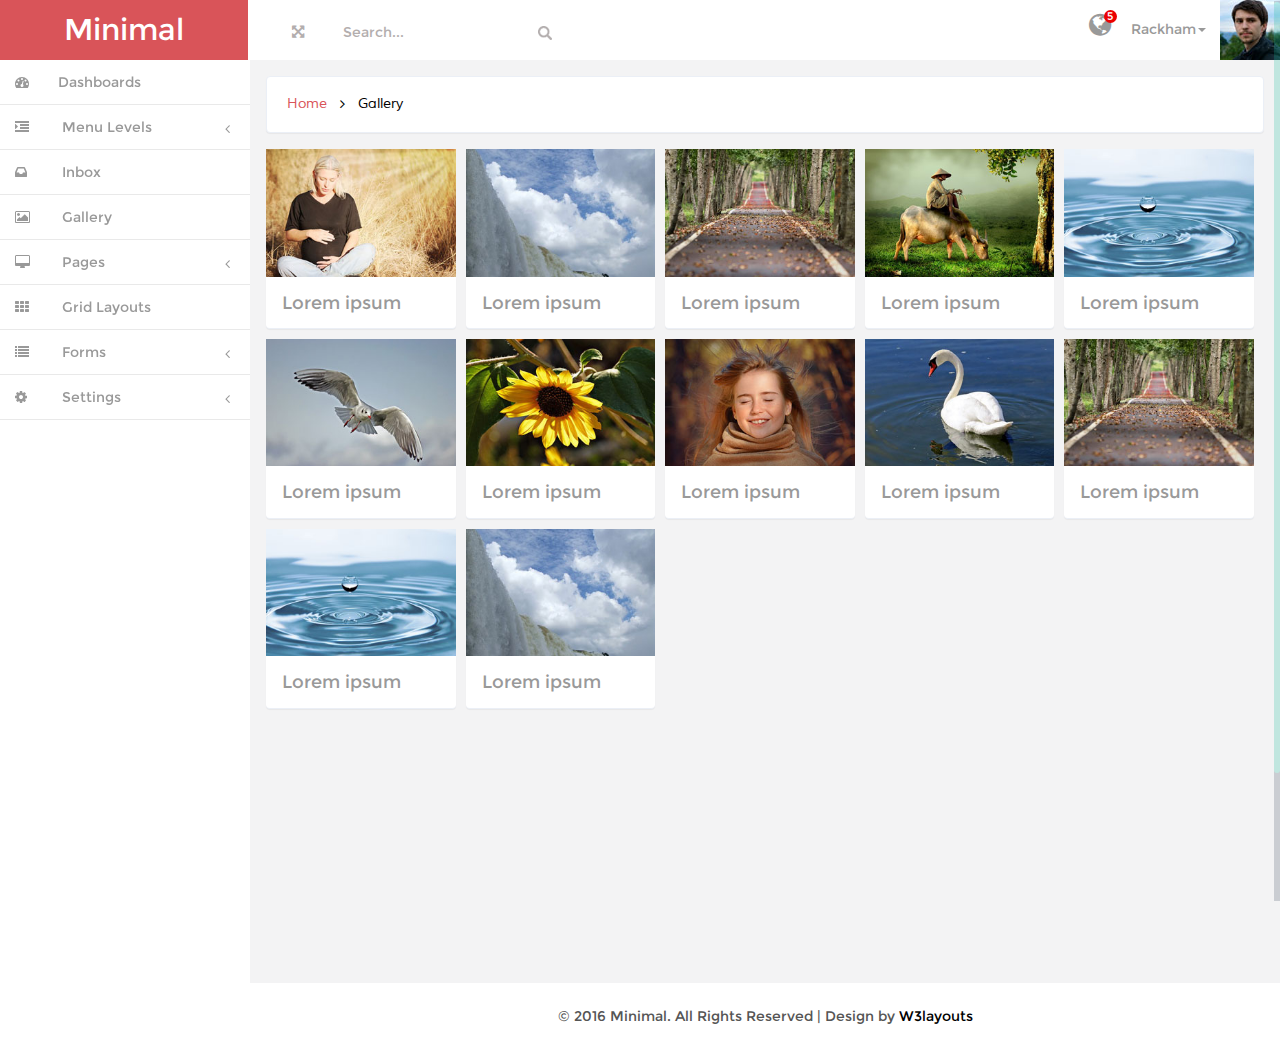
<file: public_html/gallery.html>
<!--
Author: W3layouts
Author URL: http://w3layouts.com
License: Creative Commons Attribution 3.0 Unported
License URL: http://creativecommons.org/licenses/by/3.0/
-->
<!DOCTYPE HTML>
<html>
<head>
<title>Minimal an Admin Panel Category Flat Bootstrap Responsive Website Template | Gallery :: w3layouts</title>
<meta name="viewport" content="width=device-width, initial-scale=1">
<meta http-equiv="Content-Type" content="text/html; charset=utf-8" />
<meta name="keywords" content="Minimal Responsive web template, Bootstrap Web Templates, Flat Web Templates, Android Compatible web template, 
Smartphone Compatible web template, free webdesigns for Nokia, Samsung, LG, SonyEricsson, Motorola web design" />
<script type="application/x-javascript"> addEventListener("load", function() { setTimeout(hideURLbar, 0); }, false); function hideURLbar(){ window.scrollTo(0,1); } </script>
<link href="css/bootstrap.min.css" rel='stylesheet' type='text/css' />
<!--<link href="css/bootstrap.css" rel='stylesheet' type='text/css' />-->
<!-- Custom Theme files -->
<link href="css/style.css" rel='stylesheet' type='text/css' />
<link href="css/font-awesome.css" rel="stylesheet"> 
<script src="js/jquery.min.js"> </script>
<script src="js/bootstrap.min.js"> </script>
  
<!-- Mainly scripts -->
<script src="js/jquery.metisMenu.js"></script>
<script src="js/jquery.slimscroll.min.js"></script>
<!-- Custom and plugin javascript -->
<link href="css/custom.css" rel="stylesheet">
<script src="js/custom.js"></script>
<script src="js/screenfull.js"></script>
		<script>
		$(function () {
			$('#supported').text('Supported/allowed: ' + !!screenfull.enabled);

			if (!screenfull.enabled) {
				return false;
			}

			

			$('#toggle').click(function () {
				screenfull.toggle($('#container')[0]);
			});
			

			
		});
		</script>



</head>
<body>
<div id="wrapper">
        <!----->
        <nav class="navbar-default navbar-static-top" role="navigation">
             <div class="navbar-header">
                <button type="button" class="navbar-toggle" data-toggle="collapse" data-target=".navbar-collapse">
                    <span class="sr-only">Toggle navigation</span>
                    <span class="icon-bar"></span>
                    <span class="icon-bar"></span>
                    <span class="icon-bar"></span>
                </button>
               <h1> <a class="navbar-brand" href="index.html">Minimal</a></h1>         
			   </div>
			 <div class=" border-bottom">
        	<div class="full-left">
        	  <section class="full-top">
				<button id="toggle"><i class="fa fa-arrows-alt"></i></button>	
			</section>
			<form class=" navbar-left-right">
              <input type="text"  value="Search..." onfocus="this.value = '';" onblur="if (this.value == '') {this.value = 'Search...';}">
              <input type="submit" value="" class="fa fa-search">
            </form>
            <div class="clearfix"> </div>
           </div>
     
       
            <!-- Brand and toggle get grouped for better mobile display -->
		 
		   <!-- Collect the nav links, forms, and other content for toggling -->
		    <div class="drop-men" >
		        <ul class=" nav_1">
		           
		    		<li class="dropdown at-drop">
		              <a href="#" class="dropdown-toggle dropdown-at " data-toggle="dropdown"><i class="fa fa-globe"></i> <span class="number">5</span></a>
		              <ul class="dropdown-menu menu1 " role="menu">
		                <li><a href="#">
		               
		                	<div class="user-new">
		                	<p>New user registered</p>
		                	<span>40 seconds ago</span>
		                	</div>
		                	<div class="user-new-left">
		                
		                	<i class="fa fa-user-plus"></i>
		                	</div>
		                	<div class="clearfix"> </div>
		                	</a></li>
		                <li><a href="#">
		                	<div class="user-new">
		                	<p>Someone special liked this</p>
		                	<span>3 minutes ago</span>
		                	</div>
		                	<div class="user-new-left">
		                
		                	<i class="fa fa-heart"></i>
		                	</div>
		                	<div class="clearfix"> </div>
		                </a></li>
		                <li><a href="#">
		                	<div class="user-new">
		                	<p>John cancelled the event</p>
		                	<span>4 hours ago</span>
		                	</div>
		                	<div class="user-new-left">
		                
		                	<i class="fa fa-times"></i>
		                	</div>
		                	<div class="clearfix"> </div>
		                </a></li>
		                <li><a href="#">
		                	<div class="user-new">
		                	<p>The server is status is stable</p>
		                	<span>yesterday at 08:30am</span>
		                	</div>
		                	<div class="user-new-left">
		                
		                	<i class="fa fa-info"></i>
		                	</div>
		                	<div class="clearfix"> </div>
		                </a></li>
		                <li><a href="#">
		                	<div class="user-new">
		                	<p>New comments waiting approval</p>
		                	<span>Last Week</span>
		                	</div>
		                	<div class="user-new-left">
		                
		                	<i class="fa fa-rss"></i>
		                	</div>
		                	<div class="clearfix"> </div>
		                </a></li>
		                <li><a href="#" class="view">View all messages</a></li>
		              </ul>
		            </li>
					<li class="dropdown">
		              <a href="#" class="dropdown-toggle dropdown-at" data-toggle="dropdown"><span class=" name-caret">Rackham<i class="caret"></i></span><img src="images/wo.jpg"></a>
		              <ul class="dropdown-menu " role="menu">
		                <li><a href="profile.html"><i class="fa fa-user"></i>Edit Profile</a></li>
		                <li><a href="inbox.html"><i class="fa fa-envelope"></i>Inbox</a></li>
		                <li><a href="calendar.html"><i class="fa fa-calendar"></i>Calender</a></li>
		                <li><a href="inbox.html"><i class="fa fa-clipboard"></i>Tasks</a></li>
		              </ul>
		            </li>
		           
		        </ul>
		     </div><!-- /.navbar-collapse -->
			<div class="clearfix">
       
     </div>
	  
		    <div class="navbar-default sidebar" role="navigation">
                <div class="sidebar-nav navbar-collapse">
                <ul class="nav" id="side-menu">
				
                    <li>
                        <a href="index.html" class=" hvr-bounce-to-right"><i class="fa fa-dashboard nav_icon "></i><span class="nav-label">Dashboards</span> </a>
                    </li>
                   
                    <li>
                        <a href="#" class=" hvr-bounce-to-right"><i class="fa fa-indent nav_icon"></i> <span class="nav-label">Menu Levels</span><span class="fa arrow"></span></a>
                        <ul class="nav nav-second-level">
                            <li><a href="graphs.html" class=" hvr-bounce-to-right"> <i class="fa fa-area-chart nav_icon"></i>Graphs</a></li>
                            
                            <li><a href="maps.html" class=" hvr-bounce-to-right"><i class="fa fa-map-marker nav_icon"></i>Maps</a></li>
			
						<li><a href="typography.html" class=" hvr-bounce-to-right"><i class="fa fa-file-text-o nav_icon"></i>Typography</a></li>

					   </ul>
                    </li>
					 <li>
                        <a href="inbox.html" class=" hvr-bounce-to-right"><i class="fa fa-inbox nav_icon"></i> <span class="nav-label">Inbox</span> </a>
                    </li>
                    
                    <li>
                        <a href="gallery.html" class=" hvr-bounce-to-right"><i class="fa fa-picture-o nav_icon"></i> <span class="nav-label">Gallery</span> </a>
                    </li>
                     <li>
                        <a href="#" class=" hvr-bounce-to-right"><i class="fa fa-desktop nav_icon"></i> <span class="nav-label">Pages</span><span class="fa arrow"></span></a>
                        <ul class="nav nav-second-level">
                            <li><a href="404.html" class=" hvr-bounce-to-right"> <i class="fa fa-info-circle nav_icon"></i>Error 404</a></li>
                            <li><a href="faq.html" class=" hvr-bounce-to-right"><i class="fa fa-question-circle nav_icon"></i>FAQ</a></li>
                            <li><a href="blank.html" class=" hvr-bounce-to-right"><i class="fa fa-file-o nav_icon"></i>Blank</a></li>
                       </ul>
                    </li>
                     <li>
                        <a href="layout.html" class=" hvr-bounce-to-right"><i class="fa fa-th nav_icon"></i> <span class="nav-label">Grid Layouts</span> </a>
                    </li>
                   
                    <li>
                        <a href="#" class=" hvr-bounce-to-right"><i class="fa fa-list nav_icon"></i> <span class="nav-label">Forms</span><span class="fa arrow"></span></a>
                        <ul class="nav nav-second-level">
                            <li><a href="forms.html" class=" hvr-bounce-to-right"><i class="fa fa-align-left nav_icon"></i>Basic forms</a></li>
                            <li><a href="validation.html" class=" hvr-bounce-to-right"><i class="fa fa-check-square-o nav_icon"></i>Validation</a></li>
                        </ul>
                    </li>
                   
                    <li>
                        <a href="#" class=" hvr-bounce-to-right"><i class="fa fa-cog nav_icon"></i> <span class="nav-label">Settings</span><span class="fa arrow"></span></a>
                        <ul class="nav nav-second-level">
                            <li><a href="signin.html" class=" hvr-bounce-to-right"><i class="fa fa-sign-in nav_icon"></i>Signin</a></li>
                            <li><a href="signup.html" class=" hvr-bounce-to-right"><i class="fa fa-sign-in nav_icon"></i>Singup</a></li>
                        </ul>
                    </li>
                </ul>
            </div>
			</div>
        </nav>
		 <div id="page-wrapper" class="gray-bg dashbard-1">
       <div class="content-main">
 
 	<!--banner-->	
		    <div class="banner">
		    	<h2>
			<a href="index.html">Home</a>
			<i class="fa fa-angle-right"></i>
				<span>Gallery</span>
				</h2>
		    </div>
		<!--//banner-->
 	 <!--gallery-->
 	 <div class="gallery">
 	 	<div class="col-md">
 	 		<div class="gallery-img">
 	 		<a href="images/ga.jpg" class="b-link-stripe b-animate-go  swipebox"  title="Image Title" >
				 <img class="img-responsive " src="images/ga.jpg" alt="" />   
					<span class="zoom-icon"> </span> </a>
			</a>
			</div>	
 	 		<div class="text-gallery">
 	 			<h6>Lorem ipsum</h6>
 	 		</div>
 	 	</div>
 	 	<div class="col-md">
 	 		<div class="gallery-img">
 	 		<a href="images/ga1.jpg" class="b-link-stripe b-animate-go  swipebox"  title="Image Title" >
				 <img class="img-responsive " src="images/ga1.jpg" alt="" />   
					<span class="zoom-icon"> </span> </a>
			</a>
			</div>	
 	 		<div class="text-gallery">
 	 			<h6>Lorem ipsum</h6>
 	 		</div>
 	 	</div>
 	 	<div class="col-md">
 	 		<div class="gallery-img">
 	 		<a href="images/ga2.jpg" class="b-link-stripe b-animate-go  swipebox"  title="Image Title" >
				 <img class="img-responsive " src="images/ga2.jpg" alt="" />   
					<span class="zoom-icon"> </span> </a>
			</a>
			</div>	
 	 		<div class="text-gallery">
 	 			<h6>Lorem ipsum</h6>
 	 		</div>
 	 	</div>
 	 	<div class="col-md">
 	 		<div class="gallery-img">
 	 		<a href="images/ga3.jpg" class="b-link-stripe b-animate-go  swipebox"  title="Image Title" >
				 <img class="img-responsive " src="images/ga3.jpg" alt="" />   
					<span class="zoom-icon"> </span> </a>
			</a>
			</div>	
 	 		<div class="text-gallery">
 	 			<h6>Lorem ipsum</h6>
 	 		</div>
 	 	</div>
 	 	<div class="col-md">
 	 		<div class="gallery-img">
 	 		<a href="images/ga4.jpg" class="b-link-stripe b-animate-go  swipebox"  title="Image Title" >
				 <img class="img-responsive " src="images/ga4.jpg" alt="" />   
					<span class="zoom-icon"> </span> </a>
			</a>
			</div>	
 	 		<div class="text-gallery">
 	 			<h6>Lorem ipsum</h6>
 	 		</div>
 	 	</div>
 	 	<div class="col-md">
 	 		<div class="gallery-img">
 	 		<a href="images/ga5.jpg" class="b-link-stripe b-animate-go  swipebox"  title="Image Title" >
				 <img class="img-responsive " src="images/ga5.jpg" alt="" />   
					<span class="zoom-icon"> </span> </a>
			</a>
			</div>	
 	 		<div class="text-gallery">
 	 			<h6>Lorem ipsum</h6>
 	 		</div>
 	 	</div>
 	 	<div class="col-md">
 	 		<div class="gallery-img">
 	 		<a href="images/ga6.jpg" class="b-link-stripe b-animate-go  swipebox"  title="Image Title" >
				 <img class="img-responsive " src="images/ga6.jpg" alt="" />   
					<span class="zoom-icon"> </span> </a>
			</a>
			</div>	
 	 		<div class="text-gallery">
 	 			<h6>Lorem ipsum</h6>
 	 		</div>
 	 	</div>
 	 	<div class="col-md">
 	 		<div class="gallery-img">
 	 		<a href="images/ga7.jpg" class="b-link-stripe b-animate-go  swipebox"  title="Image Title" >
				 <img class="img-responsive " src="images/ga7.jpg" alt="" />   
					<span class="zoom-icon"> </span> </a>
			</a>
			</div>	
 	 		<div class="text-gallery">
 	 			<h6>Lorem ipsum</h6>
 	 		</div>
 	 	</div>
 	 	<div class="col-md">
 	 		<div class="gallery-img">
 	 		<a href="images/ga8.jpg" class="b-link-stripe b-animate-go  swipebox"  title="Image Title" >
				 <img class="img-responsive " src="images/ga8.jpg" alt="" />   
					<span class="zoom-icon"> </span> </a>
			</a>
			</div>	
 	 		<div class="text-gallery">
 	 			<h6>Lorem ipsum</h6>
 	 		</div>
 	 	</div>
 	 	<div class="col-md">
 	 		<div class="gallery-img">
 	 		<a href="images/ga2.jpg" class="b-link-stripe b-animate-go  swipebox"  title="Image Title" >
				 <img class="img-responsive " src="images/ga2.jpg" alt="" />   
					<span class="zoom-icon"> </span> </a>
			</a>
			</div>	
 	 		<div class="text-gallery">
 	 			<h6>Lorem ipsum</h6>
 	 		</div>
 	 	</div>
 	 	<div class="col-md">
 	 		<div class="gallery-img">
 	 		<a href="images/ga4.jpg" class="b-link-stripe b-animate-go  swipebox"  title="Image Title" >
				 <img class="img-responsive " src="images/ga4.jpg" alt="" />   
					<span class="zoom-icon"> </span> </a>
			</a>
			</div>	
 	 		<div class="text-gallery">
 	 			<h6>Lorem ipsum</h6>
 	 		</div>
 	 	</div>
 	 	<div class="col-md">
 	 		<div class="gallery-img">
 	 		<a href="images/ga1.jpg" class="b-link-stripe b-animate-go  swipebox"  title="Image Title" >
				 <img class="img-responsive " src="images/ga1.jpg" alt="" />   
					<span class="zoom-icon"> </span> </a>
			</a>
			</div>	
 	 		<div class="text-gallery">
 	 			<h6>Lorem ipsum</h6>
 	 		</div>
 	 	</div>
 	 	
 	 	 <div class="clearfix"> </div>
 	 </div>
	<!--//gallery-->
		<!---->
<div class="copy">
            <p> &copy; 2016 Minimal. All Rights Reserved | Design by <a href="http://w3layouts.com/" target="_blank">W3layouts</a> </p>	    </div>
		</div>
		</div>
		<div class="clearfix"> </div>
       </div>
     
<!---->
<link rel="stylesheet" href="css/swipebox.css">
	<script src="js/jquery.swipebox.min.js"></script> 
	    <script type="text/javascript">
			jQuery(function($) {
				$(".swipebox").swipebox();
			});
</script>
<!--scrolling js-->
	<script src="js/jquery.nicescroll.js"></script>
	<script src="js/scripts.js"></script>
	<!--//scrolling js-->

</body>
</html>
</file>
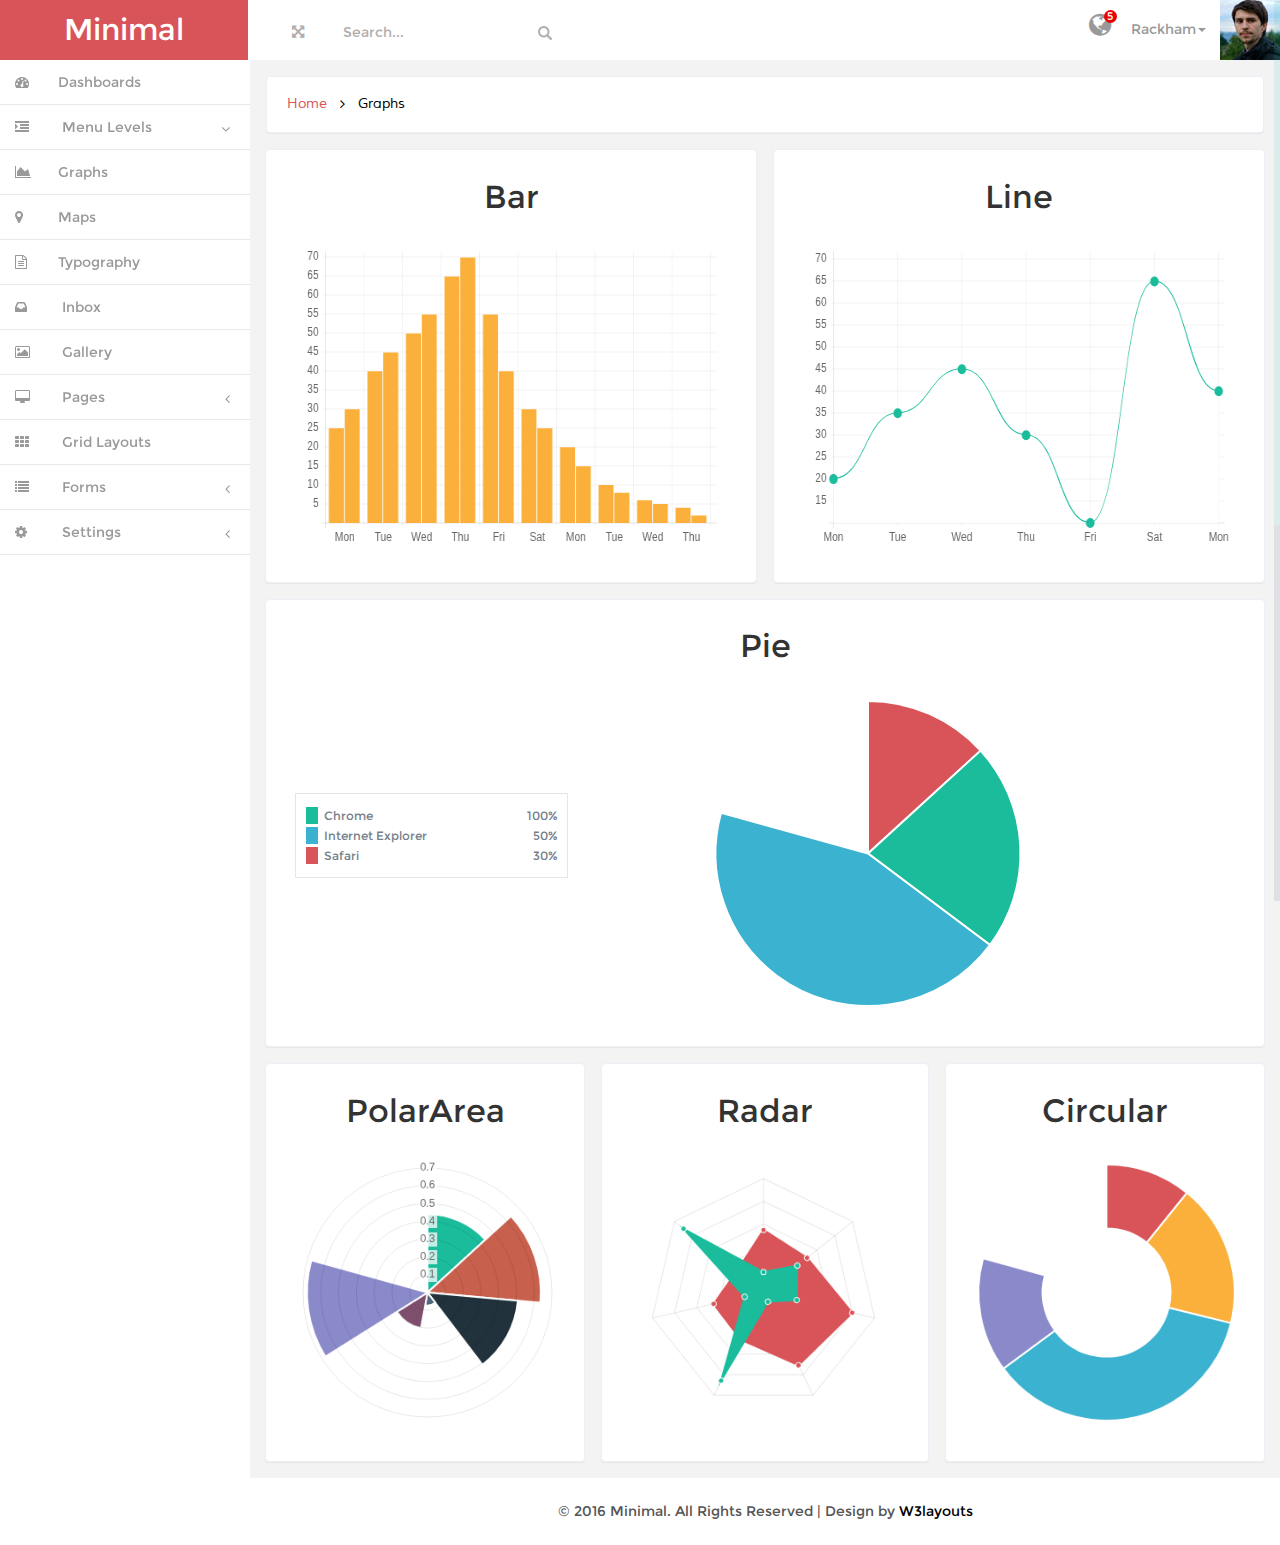
<file: public_html/graphs.html>
<!--
Author: W3layouts
Author URL: http://w3layouts.com
License: Creative Commons Attribution 3.0 Unported
License URL: http://creativecommons.org/licenses/by/3.0/
-->
<!DOCTYPE HTML>
<html>
<head>
<title>Minimal an Admin Panel Category Flat Bootstrap Resposive Website Template | Graphs :: w3layouts</title>
<meta name="viewport" content="width=device-width, initial-scale=1">
<meta http-equiv="Content-Type" content="text/html; charset=utf-8" />
<meta name="keywords" content="Minimal Responsive web template, Bootstrap Web Templates, Flat Web Templates, Android Compatible web template, 
Smartphone Compatible web template, free webdesigns for Nokia, Samsung, LG, SonyEricsson, Motorola web design" />
<script type="application/x-javascript"> addEventListener("load", function() { setTimeout(hideURLbar, 0); }, false); function hideURLbar(){ window.scrollTo(0,1); } </script>
<link href="css/bootstrap.min.css" rel='stylesheet' type='text/css' />
<!-- Custom Theme files -->
<link href="css/style.css" rel='stylesheet' type='text/css' />
<link href="css/font-awesome.css" rel="stylesheet"> 
<script src="js/jquery.min.js"> </script>
<script src="js/Chart.js"></script>
</head>
<body>
<div id="wrapper">
       <!----->
        <nav class="navbar-default navbar-static-top" role="navigation">
             <div class="navbar-header">
                <button type="button" class="navbar-toggle" data-toggle="collapse" data-target=".navbar-collapse">
                    <span class="sr-only">Toggle navigation</span>
                    <span class="icon-bar"></span>
                    <span class="icon-bar"></span>
                    <span class="icon-bar"></span>
                </button>
               <h1> <a class="navbar-brand" href="index.html">Minimal</a></h1>         
			   </div>
			 <div class=" border-bottom">
        	<div class="full-left">
        	  <section class="full-top">
				<button id="toggle"><i class="fa fa-arrows-alt"></i></button>	
			</section>
			<form class=" navbar-left-right">
              <input type="text"  value="Search..." onfocus="this.value = '';" onblur="if (this.value == '') {this.value = 'Search...';}">
              <input type="submit" value="" class="fa fa-search">
            </form>
            <div class="clearfix"> </div>
           </div>
     
       
            <!-- Brand and toggle get grouped for better mobile display -->
		 
		   <!-- Collect the nav links, forms, and other content for toggling -->
		    <div class="drop-men" >
		        <ul class=" nav_1">
		           
		    		<li class="dropdown at-drop">
		              <a href="#" class="dropdown-toggle dropdown-at " data-toggle="dropdown"><i class="fa fa-globe"></i> <span class="number">5</span></a>
		              <ul class="dropdown-menu menu1 " role="menu">
		                <li><a href="#">
		               
		                	<div class="user-new">
		                	<p>New user registered</p>
		                	<span>40 seconds ago</span>
		                	</div>
		                	<div class="user-new-left">
		                
		                	<i class="fa fa-user-plus"></i>
		                	</div>
		                	<div class="clearfix"> </div>
		                	</a></li>
		                <li><a href="#">
		                	<div class="user-new">
		                	<p>Someone special liked this</p>
		                	<span>3 minutes ago</span>
		                	</div>
		                	<div class="user-new-left">
		                
		                	<i class="fa fa-heart"></i>
		                	</div>
		                	<div class="clearfix"> </div>
		                </a></li>
		                <li><a href="#">
		                	<div class="user-new">
		                	<p>John cancelled the event</p>
		                	<span>4 hours ago</span>
		                	</div>
		                	<div class="user-new-left">
		                
		                	<i class="fa fa-times"></i>
		                	</div>
		                	<div class="clearfix"> </div>
		                </a></li>
		                <li><a href="#">
		                	<div class="user-new">
		                	<p>The server is status is stable</p>
		                	<span>yesterday at 08:30am</span>
		                	</div>
		                	<div class="user-new-left">
		                
		                	<i class="fa fa-info"></i>
		                	</div>
		                	<div class="clearfix"> </div>
		                </a></li>
		                <li><a href="#">
		                	<div class="user-new">
		                	<p>New comments waiting approval</p>
		                	<span>Last Week</span>
		                	</div>
		                	<div class="user-new-left">
		                
		                	<i class="fa fa-rss"></i>
		                	</div>
		                	<div class="clearfix"> </div>
		                </a></li>
		                <li><a href="#" class="view">View all messages</a></li>
		              </ul>
		            </li>
					<li class="dropdown">
		              <a href="#" class="dropdown-toggle dropdown-at" data-toggle="dropdown"><span class=" name-caret">Rackham<i class="caret"></i></span><img src="images/wo.jpg"></a>
		              <ul class="dropdown-menu " role="menu">
		                <li><a href="profile.html"><i class="fa fa-user"></i>Edit Profile</a></li>
		                <li><a href="inbox.html"><i class="fa fa-envelope"></i>Inbox</a></li>
		                <li><a href="calendar.html"><i class="fa fa-calendar"></i>Calender</a></li>
		                <li><a href="inbox.html"><i class="fa fa-clipboard"></i>Tasks</a></li>
		              </ul>
		            </li>
		           
		        </ul>
		     </div><!-- /.navbar-collapse -->
			<div class="clearfix">
       
     </div>
	  
		    <div class="navbar-default sidebar" role="navigation">
                <div class="sidebar-nav navbar-collapse">
                <ul class="nav" id="side-menu">
				
                    <li>
                        <a href="index.html" class=" hvr-bounce-to-right"><i class="fa fa-dashboard nav_icon "></i><span class="nav-label">Dashboards</span> </a>
                    </li>
                   
                    <li>
                        <a href="#" class=" hvr-bounce-to-right"><i class="fa fa-indent nav_icon"></i> <span class="nav-label">Menu Levels</span><span class="fa arrow"></span></a>
                        <ul class="nav nav-second-level">
                            <li><a href="graphs.html" class=" hvr-bounce-to-right"> <i class="fa fa-area-chart nav_icon"></i>Graphs</a></li>
                            
                            <li><a href="maps.html" class=" hvr-bounce-to-right"><i class="fa fa-map-marker nav_icon"></i>Maps</a></li>
			
						<li><a href="typography.html" class=" hvr-bounce-to-right"><i class="fa fa-file-text-o nav_icon"></i>Typography</a></li>

					   </ul>
                    </li>
					 <li>
                        <a href="inbox.html" class=" hvr-bounce-to-right"><i class="fa fa-inbox nav_icon"></i> <span class="nav-label">Inbox</span> </a>
                    </li>
                    
                    <li>
                        <a href="gallery.html" class=" hvr-bounce-to-right"><i class="fa fa-picture-o nav_icon"></i> <span class="nav-label">Gallery</span> </a>
                    </li>
                     <li>
                        <a href="#" class=" hvr-bounce-to-right"><i class="fa fa-desktop nav_icon"></i> <span class="nav-label">Pages</span><span class="fa arrow"></span></a>
                        <ul class="nav nav-second-level">
                            <li><a href="404.html" class=" hvr-bounce-to-right"> <i class="fa fa-info-circle nav_icon"></i>Error 404</a></li>
                            <li><a href="faq.html" class=" hvr-bounce-to-right"><i class="fa fa-question-circle nav_icon"></i>FAQ</a></li>
                            <li><a href="blank.html" class=" hvr-bounce-to-right"><i class="fa fa-file-o nav_icon"></i>Blank</a></li>
                       </ul>
                    </li>
                     <li>
                        <a href="layout.html" class=" hvr-bounce-to-right"><i class="fa fa-th nav_icon"></i> <span class="nav-label">Grid Layouts</span> </a>
                    </li>
                   
                    <li>
                        <a href="#" class=" hvr-bounce-to-right"><i class="fa fa-list nav_icon"></i> <span class="nav-label">Forms</span><span class="fa arrow"></span></a>
                        <ul class="nav nav-second-level">
                            <li><a href="forms.html" class=" hvr-bounce-to-right"><i class="fa fa-align-left nav_icon"></i>Basic forms</a></li>
                            <li><a href="validation.html" class=" hvr-bounce-to-right"><i class="fa fa-check-square-o nav_icon"></i>Validation</a></li>
                        </ul>
                    </li>
                   
                    <li>
                        <a href="#" class=" hvr-bounce-to-right"><i class="fa fa-cog nav_icon"></i> <span class="nav-label">Settings</span><span class="fa arrow"></span></a>
                        <ul class="nav nav-second-level">
                            <li><a href="signin.html" class=" hvr-bounce-to-right"><i class="fa fa-sign-in nav_icon"></i>Signin</a></li>
                            <li><a href="signup.html" class=" hvr-bounce-to-right"><i class="fa fa-sign-in nav_icon"></i>Singup</a></li>
                        </ul>
                    </li>
                </ul>
            </div>
			</div>
        </nav>
		 <div id="page-wrapper" class="gray-bg dashbard-1">
       <div class="content-main">
 
 	<!--banner-->	
		   <div class="banner">
		    	<h2>
				<a href="index.html">Home</a>
				<i class="fa fa-angle-right"></i>
				<span>Graphs</span>
				</h2>
		    </div>
		<!--//banner-->
	
 	<!--//grid-->
 	<div class="graph">
<div class="graph-grid">
	<div class="col-md-6 graph-1">
		<div class="grid-1">
									<h4>Bar</h4>
									<canvas id="bar1" height="300" width="500" style="width: 500px; height: 300px;"></canvas>
									<script>
										var barChartData = {
											labels : ["Mon","Tue","Wed","Thu","Fri","Sat","Mon","Tue","Wed","Thu"],
											datasets : [
												{
													fillColor : "#FBB03B",
													strokeColor : "#FBB03B",
													data : [25,40,50,65,55,30,20,10,6,4]
												},
												{
													fillColor : "#FBB03B",
													strokeColor : "#FBB03B",
													data : [30,45,55,70,40,25,15,8,5,2]
												}
											]
											
										};
											new Chart(document.getElementById("bar1").getContext("2d")).Bar(barChartData);
									</script>
								</div>
	</div>
	<div class="col-md-6 graph-2">
		<div class="grid-1">
								<h4>Line</h4>
								<canvas id="line1" height="300" width="500" style="width: 500px; height: 300px;"></canvas>
								<script>
										var lineChartData = {
											labels : ["Mon","Tue","Wed","Thu","Fri","Sat","Mon"],
											datasets : [
												{
													fillColor : "#fff",
													strokeColor : "#1ABC9C",
													pointColor : "#1ABC9C",
													pointStrokeColor : "#1ABC9C",
													data : [20,35,45,30,10,65,40]
												}
											]
											
										};
										new Chart(document.getElementById("line1").getContext("2d")).Line(lineChartData);
								</script>
							</div>
	</div>
	<div class="clearfix"> </div>
</div>
	<div class="col-md-12 graph-box1 clearfix">	
							<div class="grid-1">
								<h4>Pie</h4>
								<div class="grid-graph">
									<div class="grid-graph1">
									<div id="os-Win-lbl">Chrome <span>100%</span></div>
									<div id="os-Mac-lbl">Internet Explorer <span> 50%</span></div>
									<div id="os-Other-lbl">Safari<span>30%</span></div>
								 </div>
								 </div>
							<div class="grid-2">
								<canvas id="pie" height="315" width="470" style="width: 470px; height: 315px;"></canvas>
								<script>
									var pieData = [
										{
											value: 30,
											color:"#D95459"
										},
										{
											value : 50,
											color : "#1ABC9C"
										},
										{
											value : 100,
											color : "#3BB2D0"
										}
									
									];
									new Chart(document.getElementById("pie").getContext("2d")).Pie(pieData);
								</script>
							</div>
							<div class="clearfix"> </div>
						</div>
						
					</div>	
<!------------------------------------->
				
					<div class="graph-box">
						<div class="col-md-4 graph-3">
							<div class="grid-1 grid-on">
								<h4>PolarArea</h4>
								<canvas id="polarArea" height="300" width="300" style="width: 300px; height: 300px;"></canvas>
								<script>
									var chartData = [
										{
											value : Math.random(),
											color: "#1ABC9C"
										},
										{
											value : Math.random(),
											color: "#C7604C"
										},
										{
											value : Math.random(),
											color: "#21323D"
										},
										{
											value : Math.random(),
											color: "#50667f"
										},
										{
											value : Math.random(),
											color: "#7D4F6D"
										},
										{
											value : Math.random(),
											color: "#8a8acb"
										}
									];
									new Chart(document.getElementById("polarArea").getContext("2d")).PolarArea(chartData);
								</script>
							</div>
						</div>
							<div class="col-md-4 graph-4 ">
							<div class="grid-1 grid-on">
								<h4>Radar</h4>
								<canvas id="radar" height="300" width="300" style="width: 300px; height: 300px;"></canvas>
									<script>
										var radarChartData = {
											labels : ["","","","","","",""],
											datasets : [
												{
													fillColor : "#D95459",
													strokeColor : "#D95459",
													pointColor : "#D95459",
													pointStrokeColor : "#fff",
													data : [65,59,90,81,56,55,40]
												},
												{
													fillColor : "#1ABC9C",
													strokeColor : "#1ABC9C",
													pointColor : "#1ABC9C",
													pointStrokeColor : "#fff",
													data : [28,48,40,19,96,27,100]
												}
											]
											
										};
										new Chart(document.getElementById("radar").getContext("2d")).Radar(radarChartData);
									</script>
								</div>
						</div>
						<div class="col-md-4 graph-5">
							<div class="grid-1 grid-on">
								<h4>Circular</h4>
								<canvas id="doughnut" height="300" width="300" style="width: 300px; height: 300px;"></canvas>
								<script>
									var doughnutData = [
									{
										value: 30,
										color:"#D95459"
									},
									{
										value : 50,
										color : "#FBB03B"
									},
									{
										value : 100,
										color : "#3BB2D0"
									},
									{
										value : 40,
										color : "#8a8acb"
									},
									];
									new Chart(document.getElementById("doughnut").getContext("2d")).Doughnut(doughnutData);
								</script>
							</div>
						</div>
					
						
						<div class="clearfix"> </div>
					</div>				
				</div>
				
		<!---->
		<div class="copy">
            <p> &copy; 2016 Minimal. All Rights Reserved | Design by <a href="http://w3layouts.com/" target="_blank">W3layouts</a> </p>	    </div>
		</div>
		</div>
		<div class="clearfix"> </div>
       </div>
  
<!---->

<script src="js/bootstrap.min.js"> </script>
  
  
<!-- Mainly scripts -->
<script src="js/jquery.metisMenu.js"></script>
<script src="js/jquery.slimscroll.min.js"></script>
<!-- Custom and plugin javascript -->
<link href="css/custom.css" rel="stylesheet">
<script src="js/custom.js"></script>
<script src="js/screenfull.js"></script>
		<script>
		$(function () {
			$('#supported').text('Supported/allowed: ' + !!screenfull.enabled);

			if (!screenfull.enabled) {
				return false;
			}

			

			$('#toggle').click(function () {
				screenfull.toggle($('#container')[0]);
			});
			

			
		});
		</script>

<!----->

<!--scrolling js-->
	<script src="js/jquery.nicescroll.js"></script>
	<script src="js/scripts.js"></script>
	<!--//scrolling js-->
</body>
</html>
</file>
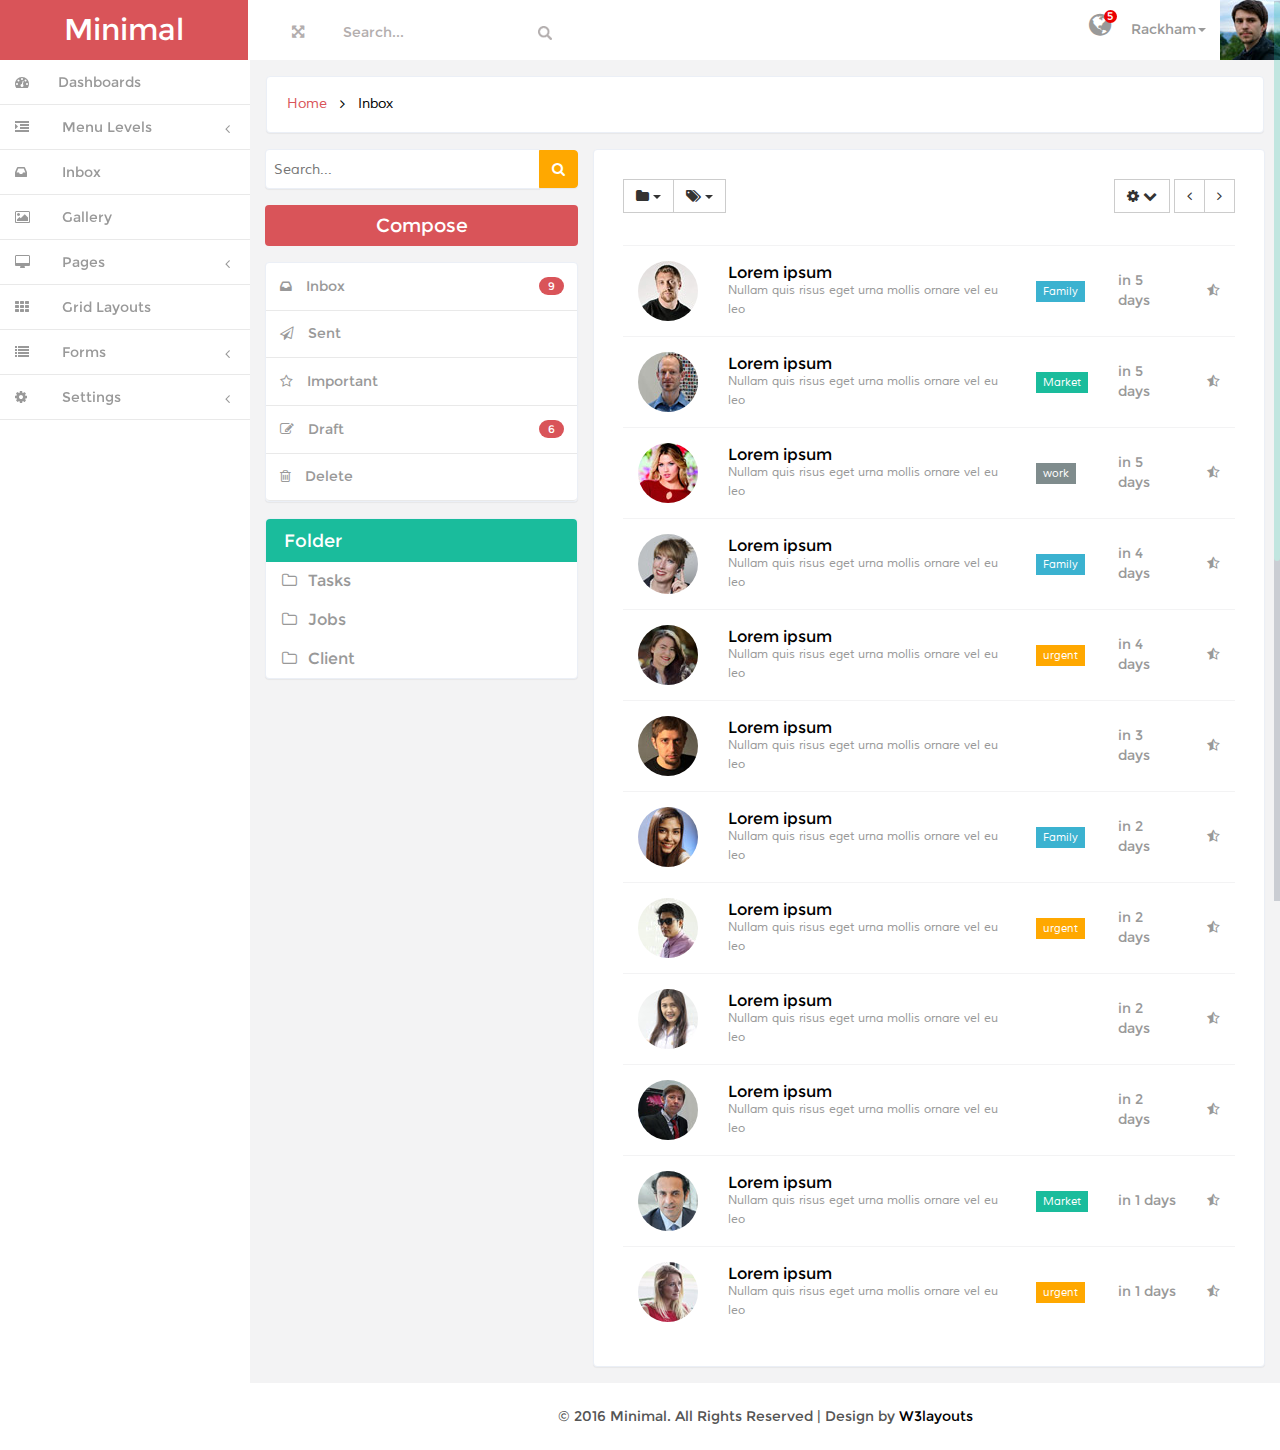
<file: public_html/inbox.html>
<!--
Author: W3layouts
Author URL: http://w3layouts.com
License: Creative Commons Attribution 3.0 Unported
License URL: http://creativecommons.org/licenses/by/3.0/
-->
<!DOCTYPE HTML>
<html>
<head>
<title>Minimal an Admin Panel Category Flat Bootstrap Responsive Website Template | Inbox :: w3layouts</title>
<meta name="viewport" content="width=device-width, initial-scale=1">
<meta http-equiv="Content-Type" content="text/html; charset=utf-8" />
<meta name="keywords" content="Minimal Responsive web template, Bootstrap Web Templates, Flat Web Templates, Android Compatible web template, 
Smartphone Compatible web template, free webdesigns for Nokia, Samsung, LG, SonyEricsson, Motorola web design" />
<script type="application/x-javascript"> addEventListener("load", function() { setTimeout(hideURLbar, 0); }, false); function hideURLbar(){ window.scrollTo(0,1); } </script>
<link href="css/bootstrap.min.css" rel='stylesheet' type='text/css' />
<!-- Custom Theme files -->
<link href="css/style.css" rel='stylesheet' type='text/css' />
<link href="css/font-awesome.css" rel="stylesheet"> 
<script src="js/jquery.min.js"> </script>
<script src="js/bootstrap.min.js"> </script>
  
<!-- Mainly scripts -->
<script src="js/jquery.metisMenu.js"></script>
<script src="js/jquery.slimscroll.min.js"></script>
<!-- Custom and plugin javascript -->
<link href="css/custom.css" rel="stylesheet">
<script src="js/custom.js"></script>
<script src="js/screenfull.js"></script>
		<script>
		$(function () {
			$('#supported').text('Supported/allowed: ' + !!screenfull.enabled);

			if (!screenfull.enabled) {
				return false;
			}

			

			$('#toggle').click(function () {
				screenfull.toggle($('#container')[0]);
			});
			

			
		});
		</script>

</head>
<body>
<div id="wrapper">
       <!----->
        <nav class="navbar-default navbar-static-top" role="navigation">
             <div class="navbar-header">
                <button type="button" class="navbar-toggle" data-toggle="collapse" data-target=".navbar-collapse">
                    <span class="sr-only">Toggle navigation</span>
                    <span class="icon-bar"></span>
                    <span class="icon-bar"></span>
                    <span class="icon-bar"></span>
                </button>
               <h1> <a class="navbar-brand" href="index.html">Minimal</a></h1>         
			   </div>
			 <div class=" border-bottom">
        	<div class="full-left">
        	  <section class="full-top">
				<button id="toggle"><i class="fa fa-arrows-alt"></i></button>	
			</section>
			<form class=" navbar-left-right">
              <input type="text"  value="Search..." onfocus="this.value = '';" onblur="if (this.value == '') {this.value = 'Search...';}">
              <input type="submit" value="" class="fa fa-search">
            </form>
            <div class="clearfix"> </div>
           </div>
     
       
            <!-- Brand and toggle get grouped for better mobile display -->
		 
		   <!-- Collect the nav links, forms, and other content for toggling -->
		    <div class="drop-men" >
		        <ul class=" nav_1">
		           
		    		<li class="dropdown at-drop">
		              <a href="#" class="dropdown-toggle dropdown-at " data-toggle="dropdown"><i class="fa fa-globe"></i> <span class="number">5</span></a>
		              <ul class="dropdown-menu menu1 " role="menu">
		                <li><a href="#">
		               
		                	<div class="user-new">
		                	<p>New user registered</p>
		                	<span>40 seconds ago</span>
		                	</div>
		                	<div class="user-new-left">
		                
		                	<i class="fa fa-user-plus"></i>
		                	</div>
		                	<div class="clearfix"> </div>
		                	</a></li>
		                <li><a href="#">
		                	<div class="user-new">
		                	<p>Someone special liked this</p>
		                	<span>3 minutes ago</span>
		                	</div>
		                	<div class="user-new-left">
		                
		                	<i class="fa fa-heart"></i>
		                	</div>
		                	<div class="clearfix"> </div>
		                </a></li>
		                <li><a href="#">
		                	<div class="user-new">
		                	<p>John cancelled the event</p>
		                	<span>4 hours ago</span>
		                	</div>
		                	<div class="user-new-left">
		                
		                	<i class="fa fa-times"></i>
		                	</div>
		                	<div class="clearfix"> </div>
		                </a></li>
		                <li><a href="#">
		                	<div class="user-new">
		                	<p>The server is status is stable</p>
		                	<span>yesterday at 08:30am</span>
		                	</div>
		                	<div class="user-new-left">
		                
		                	<i class="fa fa-info"></i>
		                	</div>
		                	<div class="clearfix"> </div>
		                </a></li>
		                <li><a href="#">
		                	<div class="user-new">
		                	<p>New comments waiting approval</p>
		                	<span>Last Week</span>
		                	</div>
		                	<div class="user-new-left">
		                
		                	<i class="fa fa-rss"></i>
		                	</div>
		                	<div class="clearfix"> </div>
		                </a></li>
		                <li><a href="#" class="view">View all messages</a></li>
		              </ul>
		            </li>
					<li class="dropdown">
		              <a href="#" class="dropdown-toggle dropdown-at" data-toggle="dropdown"><span class=" name-caret">Rackham<i class="caret"></i></span><img src="images/wo.jpg"></a>
		              <ul class="dropdown-menu " role="menu">
		                <li><a href="profile.html"><i class="fa fa-user"></i>Edit Profile</a></li>
		                <li><a href="inbox.html"><i class="fa fa-envelope"></i>Inbox</a></li>
		                <li><a href="calendar.html"><i class="fa fa-calendar"></i>Calender</a></li>
		                <li><a href="inbox.html"><i class="fa fa-clipboard"></i>Tasks</a></li>
		              </ul>
		            </li>
		           
		        </ul>
		     </div><!-- /.navbar-collapse -->
			<div class="clearfix">
       
     </div>
	  
		    <div class="navbar-default sidebar" role="navigation">
                <div class="sidebar-nav navbar-collapse">
                <ul class="nav" id="side-menu">
				
                    <li>
                        <a href="index.html" class=" hvr-bounce-to-right"><i class="fa fa-dashboard nav_icon "></i><span class="nav-label">Dashboards</span> </a>
                    </li>
                   
                    <li>
                        <a href="#" class=" hvr-bounce-to-right"><i class="fa fa-indent nav_icon"></i> <span class="nav-label">Menu Levels</span><span class="fa arrow"></span></a>
                        <ul class="nav nav-second-level">
                            <li><a href="graphs.html" class=" hvr-bounce-to-right"> <i class="fa fa-area-chart nav_icon"></i>Graphs</a></li>
                            
                            <li><a href="maps.html" class=" hvr-bounce-to-right"><i class="fa fa-map-marker nav_icon"></i>Maps</a></li>
			
						<li><a href="typography.html" class=" hvr-bounce-to-right"><i class="fa fa-file-text-o nav_icon"></i>Typography</a></li>

					   </ul>
                    </li>
					 <li>
                        <a href="inbox.html" class=" hvr-bounce-to-right"><i class="fa fa-inbox nav_icon"></i> <span class="nav-label">Inbox</span> </a>
                    </li>
                    
                    <li>
                        <a href="gallery.html" class=" hvr-bounce-to-right"><i class="fa fa-picture-o nav_icon"></i> <span class="nav-label">Gallery</span> </a>
                    </li>
                     <li>
                        <a href="#" class=" hvr-bounce-to-right"><i class="fa fa-desktop nav_icon"></i> <span class="nav-label">Pages</span><span class="fa arrow"></span></a>
                        <ul class="nav nav-second-level">
                            <li><a href="404.html" class=" hvr-bounce-to-right"> <i class="fa fa-info-circle nav_icon"></i>Error 404</a></li>
                            <li><a href="faq.html" class=" hvr-bounce-to-right"><i class="fa fa-question-circle nav_icon"></i>FAQ</a></li>
                            <li><a href="blank.html" class=" hvr-bounce-to-right"><i class="fa fa-file-o nav_icon"></i>Blank</a></li>
                       </ul>
                    </li>
                     <li>
                        <a href="layout.html" class=" hvr-bounce-to-right"><i class="fa fa-th nav_icon"></i> <span class="nav-label">Grid Layouts</span> </a>
                    </li>
                   
                    <li>
                        <a href="#" class=" hvr-bounce-to-right"><i class="fa fa-list nav_icon"></i> <span class="nav-label">Forms</span><span class="fa arrow"></span></a>
                        <ul class="nav nav-second-level">
                            <li><a href="forms.html" class=" hvr-bounce-to-right"><i class="fa fa-align-left nav_icon"></i>Basic forms</a></li>
                            <li><a href="validation.html" class=" hvr-bounce-to-right"><i class="fa fa-check-square-o nav_icon"></i>Validation</a></li>
                        </ul>
                    </li>
                   
                    <li>
                        <a href="#" class=" hvr-bounce-to-right"><i class="fa fa-cog nav_icon"></i> <span class="nav-label">Settings</span><span class="fa arrow"></span></a>
                        <ul class="nav nav-second-level">
                            <li><a href="signin.html" class=" hvr-bounce-to-right"><i class="fa fa-sign-in nav_icon"></i>Signin</a></li>
                            <li><a href="signup.html" class=" hvr-bounce-to-right"><i class="fa fa-sign-in nav_icon"></i>Singup</a></li>
                        </ul>
                    </li>
                </ul>
            </div>
			</div>
        </nav>
		 <div id="page-wrapper" class="gray-bg dashbard-1">
       <div class="content-main">
 
 	<!--banner-->	
		     <div class="banner">
		    	<h2>
				<a href="index.html">Home</a>
				<i class="fa fa-angle-right"></i>
				<span>Inbox</span>
				</h2>
		    </div>
		<!--//banner-->
 	<!--grid-->
 	 <div class="inbox-mail">
	<div class="col-md-4 compose">
		<form action="#" method="GET">
                <div class="input-group input-group-in">
                    <input type="text" name="search" class="form-control2 input-search" placeholder="Search...">
                    <span class="input-group-btn">
                        <button class="btn btn-success" type="button"><i class="fa fa-search"></i></button>
                    </span>
                </div><!-- Input Group -->
            </form>
            <h2>Compose</h2>
    <nav class="nav-sidebar">
		<ul class="nav tabs">
          <li class="active"><a href="#tab1" data-toggle="tab"><i class="fa fa-inbox"></i>Inbox <span>9</span><div class="clearfix"></div></a></li>
          <li class=""><a href="#tab2" data-toggle="tab"><i class="fa fa-paper-plane-o"></i>Sent</a></li>
          <li class=""><a href="#tab3" data-toggle="tab"><i class="fa fa-star-o"></i>Important</a></li> 
          <li class=""><a href="#tab4" data-toggle="tab"><i class="fa fa-pencil-square-o"></i>Draft <span>6</span><div class="clearfix"></div></a></li>  
          <li class=""><a href="#tab5" data-toggle="tab"><i class="fa fa-trash-o"></i>Delete</a></li>                              
		</ul>
	</nav>
		<div class="content-box">
			<ul>
			<li><span>Folder</span></li>
			<li><a href="#"><i class="fa fa-folder-o"></i>Tasks</a></li>
			<li><a href="#"><i class="fa fa-folder-o"></i>Jobs</a></li>
			<li><a href="#"><i class="fa fa-folder-o"></i>Client</a></li>
			</ul>
        </div>
</div>
<!-- tab content -->
<div class="col-md-8 tab-content tab-content-in">
<div class="tab-pane active text-style" id="tab1">
  <div class="inbox-right">
         	
            <div class="mailbox-content">
               <div class="mail-toolbar clearfix">
			     <div class="float-left">
			       <div class="btn-group m-r-sm mail-hidden-options" style="display: inline-block;">
                                <div class="btn-group">
                                    <a class="btn btn-default dropdown-toggle" data-toggle="dropdown" aria-expanded="false"><i class="fa fa-folder"></i> <span class="caret"></span></a>
                                    <ul class="dropdown-menu dropdown-menu-right" role="menu">
                                        <li><a href="#">Social</a></li>
                                        <li><a href="#">Forums</a></li>
                                        <li><a href="#">Updates</a></li>
                                       
                                        <li><a href="#">Spam</a></li>
                                        <li><a href="#">Trash</a></li>
                                       
                                        <li><a href="#">New</a></li>
                                    </ul>
                                </div>
                                <div class="btn-group">
                                    <a class="btn btn-default dropdown-toggle" data-toggle="dropdown" aria-expanded="false"><i class="fa fa-tags"></i> <span class="caret"></span></a>
                                    <ul class="dropdown-menu dropdown-menu-right" role="menu">
                                        <li><a href="#">Work</a></li>
                                        <li><a href="#">Family</a></li>
                                        <li><a href="#">Social</a></li>
                                       
                                        <li><a href="#">Primary</a></li>
                                        <li><a href="#">Promotions</a></li>
                                        <li><a href="#">Forums</a></li>
                                    </ul>
                                </div>
                            </div>
			        
			        
			    </div>
			    <div class="float-right">
<div class="dropdown">
			            <a href="#" title="" class="btn btn-default" data-toggle="dropdown" aria-expanded="false">
			                <i class="fa fa-cog icon_8"></i>
			                <i class="fa fa-chevron-down icon_8"></i>
			            <div class="ripple-wrapper"></div></a>
			            <ul class="dropdown-menu float-right">
			                <li>
			                    <a href="#" title="">
			                        <i class="fa fa-pencil-square-o icon_9"></i>
			                        Edit
			                    </a>
			                </li>
			                <li>
			                    <a href="#" title="">
			                        <i class="fa fa-calendar icon_9"></i>
			                        Schedule
			                    </a>
			                </li>
			                <li>
			                    <a href="#" title="">
			                        <i class="fa fa-download icon_9"></i>
			                        Download
			                    </a>
			                </li>
			               
			                <li>
			                    <a href="#" class="font-red" title="">
			                        <i class="fa fa-times" icon_9=""></i>
			                        Delete
			                    </a>
			                </li>
			            </ul>
			        </div>
                            
                            <div class="btn-group">
                                <a class="btn btn-default"><i class="fa fa-angle-left"></i></a>
                                <a class="btn btn-default"><i class="fa fa-angle-right"></i></a>
                            </div>
                        
			        
			    </div>
				
               </div>
                <table class="table">
                    <tbody>
                        <tr class="table-row">
                            <td class="table-img">
                               <img src="images/in.jpg" alt="" />
                            </td>
                            <td class="table-text">
                            	<h6> Lorem ipsum</h6>
                                <p>Nullam quis risus eget urna mollis ornare vel eu leo</p>
                            </td>
                            <td>
                            	<span class="fam">Family</span>
                            </td>
                            <td class="march">
                               in 5 days 
                            </td>
                          
                             <td >
							 <i class="fa fa-star-half-o icon-state-warning"></i>
                                
                            </td>
                        </tr>
                       <tr class="table-row">
                            <td class="table-img">
                               <img src="images/in1.jpg" alt="" />
                            </td>
                            <td class="table-text">
                            	<h6> Lorem ipsum</h6>
                                <p>Nullam quis risus eget urna mollis ornare vel eu leo</p>
                            </td>
                            <td>
                            	<span class="mar">Market</span>
                            </td>
                            <td class="march">
                                in 5 days 
                            </td>
                          
                             <td >
                               <i class="fa fa-star-half-o icon-state-warning"></i>
                            </td>
                        </tr>
                        <tr class="table-row">
                            <td class="table-img">
                               <img src="images/in2.jpg" alt="" />
                            </td>
                            <td class="table-text">
                            	<h6> Lorem ipsum</h6>
                                <p>Nullam quis risus eget urna mollis ornare vel eu leo</p>
                            </td>
                            <td>
                            	<span class="work">work</span>
                            </td>
                            <td class="march">
                                in 5 days 
                            </td>
                          
                             <td >
                               <i class="fa fa-star-half-o icon-state-warning"></i>
                            </td>
                        </tr>
                        <tr class="table-row">
                            <td class="table-img">
                               <img src="images/in3.jpg" alt="" />
                            </td>
                            <td class="table-text">
                            	<h6> Lorem ipsum</h6>
                                <p>Nullam quis risus eget urna mollis ornare vel eu leo</p>
                            </td>
                            <td>
                            	<span class="fam">Family</span>
                            </td>
                            <td class="march">
                              in 4 days 
                            </td>
                          
                             <td >
                               <i class="fa fa-star-half-o icon-state-warning"></i>
                            </td>
                        </tr>
                        <tr class="table-row">
                            <td class="table-img">
                               <img src="images/in4.jpg" alt="" />
                            </td>
                            <td class="table-text">
                            	<h6> Lorem ipsum</h6>
                                <p>Nullam quis risus eget urna mollis ornare vel eu leo</p>
                            </td>
                            <td>
                            	<span class="ur">urgent</span>
                            </td>
                            <td class="march">
                                in 4 days 
                            </td>
                          
                             <td >
                               <i class="fa fa-star-half-o icon-state-warning"></i>
                            </td>
                        </tr>
                        <tr class="table-row">
                            <td class="table-img">
                               <img src="images/in5.jpg" alt="" />
                            </td>
                            <td class="table-text">
                            	<h6> Lorem ipsum</h6>
                                <p>Nullam quis risus eget urna mollis ornare vel eu leo</p>
                            </td>
                            <td>
                            	
                            </td>
                            <td class="march">
                                in 3 days  
                            </td>
                          
                             <td >
                               <i class="fa fa-star-half-o icon-state-warning"></i>
                            </td>
                        </tr>
                        <tr class="table-row">
                            <td class="table-img">
                               <img src="images/in6.jpg" alt="" />
                            </td>
                            <td class="table-text">
                            	<h6> Lorem ipsum</h6>
                                <p>Nullam quis risus eget urna mollis ornare vel eu leo</p>
                            </td>
                            <td>
                            	<span class="fam">Family</span>
                            </td>
                            <td class="march">
                               in 2 days  
                            </td>
                          
                             <td >
                               <i class="fa fa-star-half-o icon-state-warning"></i>
                            </td>
                        </tr>
                        <tr class="table-row">
                            <td class="table-img">
                               <img src="images/in7.jpg" alt="" />
                            </td>
                            <td class="table-text">
                            	<h6> Lorem ipsum</h6>
                                <p>Nullam quis risus eget urna mollis ornare vel eu leo</p>
                            </td>
                            <td>
                            	<span class="ur">urgent</span>
                            </td>
                            <td class="march">
                                in 2 days 
                            </td>
                          
                             <td >
                               <i class="fa fa-star-half-o icon-state-warning"></i>
                            </td>
                        </tr>
						<tr class="table-row">
                            <td class="table-img">
                               <img src="images/in8.jpg" alt="" />
                            </td>
                            <td class="table-text">
                            	<h6> Lorem ipsum</h6>
                                <p>Nullam quis risus eget urna mollis ornare vel eu leo</p>
                            </td>
                            <td>
                            
                            </td>
                            <td class="march">
                                in 2 days 
                            </td>
                          
                             <td >
                               <i class="fa fa-star-half-o icon-state-warning"></i>
                            </td>
                        </tr>
						<tr class="table-row">
                            <td class="table-img">
                               <img src="images/in9.jpg" alt="" />
                            </td>
                            <td class="table-text">
                            	<h6> Lorem ipsum</h6>
                                <p>Nullam quis risus eget urna mollis ornare vel eu leo</p>
                            </td>
                            <td>
                            	
                            </td>
                            <td class="march">
                                in 2 days 
                            </td>
                          
                             <td >
                               <i class="fa fa-star-half-o icon-state-warning"></i>
                            </td>
                        </tr>
						<tr class="table-row">
                            <td class="table-img">
                               <img src="images/in10.jpg" alt="" />
                            </td>
                            <td class="table-text">
                            	<h6> Lorem ipsum</h6>
                                <p>Nullam quis risus eget urna mollis ornare vel eu leo</p>
                            </td>
                            <td>
                            	<span class="mar">Market</span>
                            </td>
                            <td class="march">
                                in 1 days 
                            </td>
                          
                             <td >
                               <i class="fa fa-star-half-o icon-state-warning"></i>
                            </td>
                        </tr>
						<tr class="table-row">
                            <td class="table-img">
                               <img src="images/in11.jpg" alt="" />
                            </td>
                            <td class="table-text">
                            	<h6> Lorem ipsum</h6>
                                <p>Nullam quis risus eget urna mollis ornare vel eu leo</p>
                            </td>
                            <td>
                            	<span class="ur">urgent</span>
                            </td>
                            <td class="march">
                                in 1 days 
                            </td>
                          
                             <td >
                               <i class="fa fa-star-half-o icon-state-warning"></i>
                            </td>
                        </tr>
                    </tbody>
                </table>
               </div>
            </div>
</div>
<div class="tab-pane text-style" id="tab2">
	<div class="inbox-right">
         	
            <div class="mailbox-content">
               <div class="mail-toolbar clearfix">
			     <div class="float-left">
			       <div class="btn-group m-r-sm mail-hidden-options" style="display: inline-block;">
                                <div class="btn-group">
                                    <a class="btn btn-default dropdown-toggle" data-toggle="dropdown" aria-expanded="false"><i class="fa fa-folder"></i> <span class="caret"></span></a>
                                    <ul class="dropdown-menu dropdown-menu-right" role="menu">
                                        <li><a href="#">Social</a></li>
                                        <li><a href="#">Forums</a></li>
                                        <li><a href="#">Updates</a></li>
                                       
                                        <li><a href="#">Spam</a></li>
                                        <li><a href="#">Trash</a></li>
                                       
                                        <li><a href="#">New</a></li>
                                    </ul>
                                </div>
                                <div class="btn-group">
                                    <a class="btn btn-default dropdown-toggle" data-toggle="dropdown" aria-expanded="false"><i class="fa fa-tags"></i> <span class="caret"></span></a>
                                    <ul class="dropdown-menu dropdown-menu-right" role="menu">
                                        <li><a href="#">Work</a></li>
                                        <li><a href="#">Family</a></li>
                                        <li><a href="#">Social</a></li>
                                       
                                        <li><a href="#">Primary</a></li>
                                        <li><a href="#">Promotions</a></li>
                                        <li><a href="#">Forums</a></li>
                                    </ul>
                                </div>
                            </div>
			        
			        
			    </div>
			    <div class="float-right">
<div class="dropdown">
			            <a href="#" title="" class="btn btn-default" data-toggle="dropdown" aria-expanded="false">
			                <i class="fa fa-cog icon_8"></i>
			                <i class="fa fa-chevron-down icon_8"></i>
			            <div class="ripple-wrapper"></div></a>
			            <ul class="dropdown-menu float-right">
			                <li>
			                    <a href="#" title="">
			                        <i class="fa fa-pencil-square-o icon_9"></i>
			                        Edit
			                    </a>
			                </li>
			                <li>
			                    <a href="#" title="">
			                        <i class="fa fa-calendar icon_9"></i>
			                        Schedule
			                    </a>
			                </li>
			                <li>
			                    <a href="#" title="">
			                        <i class="fa fa-download icon_9"></i>
			                        Download
			                    </a>
			                </li>
			               
			                <li>
			                    <a href="#" class="font-red" title="">
			                        <i class="fa fa-times" icon_9=""></i>
			                        Delete
			                    </a>
			                </li>
			            </ul>
			        </div>
                            
                            <div class="btn-group">
                                <a class="btn btn-default"><i class="fa fa-angle-left"></i></a>
                                <a class="btn btn-default"><i class="fa fa-angle-right"></i></a>
                            </div>
                        
			        
			    </div>
				
               </div>
                <table class="table">
                    <tbody>
                    
                       <tr class="table-row">
                            <td class="table-img">
                               <img src="images/in1.jpg" alt="" />
                            </td>
                            <td class="table-text">
                            	<h6> Lorem ipsum</h6>
                                <p>Nullam quis risus eget urna mollis ornare vel eu leo</p>
                            </td>
                            <td>
                            	<span class="mar">Market</span>
                            </td>
                            <td class="march">
                                in 5 days 
                            </td>
                          
                             <td >
                               <i class="fa fa-star-half-o icon-state-warning"></i>
                            </td>
                        </tr>
                        <tr class="table-row">
                            <td class="table-img">
                               <img src="images/in2.jpg" alt="" />
                            </td>
                            <td class="table-text">
                            	<h6> Lorem ipsum</h6>
                                <p>Nullam quis risus eget urna mollis ornare vel eu leo</p>
                            </td>
                            <td>
                            	<span class="work">work</span>
                            </td>
                            <td class="march">
                                in 5 days 
                            </td>
                          
                             <td >
                               <i class="fa fa-star-half-o icon-state-warning"></i>
                            </td>
                        </tr>
                        <tr class="table-row">
                            <td class="table-img">
                               <img src="images/in3.jpg" alt="" />
                            </td>
                            <td class="table-text">
                            	<h6> Lorem ipsum</h6>
                                <p>Nullam quis risus eget urna mollis ornare vel eu leo</p>
                            </td>
                            <td>
                            	<span class="fam">Family</span>
                            </td>
                            <td class="march">
                              in 4 days 
                            </td>
                          
                             <td >
                               <i class="fa fa-star-half-o icon-state-warning"></i>
                            </td>
                        </tr>
                        <tr class="table-row">
                            <td class="table-img">
                               <img src="images/in4.jpg" alt="" />
                            </td>
                            <td class="table-text">
                            	<h6> Lorem ipsum</h6>
                                <p>Nullam quis risus eget urna mollis ornare vel eu leo</p>
                            </td>
                            <td>
                            	<span class="ur">urgent</span>
                            </td>
                            <td class="march">
                                in 4 days 
                            </td>
                          
                             <td >
                               <i class="fa fa-star-half-o icon-state-warning"></i>
                            </td>
                        </tr>
                        <tr class="table-row">
                            <td class="table-img">
                               <img src="images/in5.jpg" alt="" />
                            </td>
                            <td class="table-text">
                            	<h6> Lorem ipsum</h6>
                                <p>Nullam quis risus eget urna mollis ornare vel eu leo</p>
                            </td>
                            <td>
                            	
                            </td>
                            <td class="march">
                                in 3 days  
                            </td>
                          
                             <td >
                               <i class="fa fa-star-half-o icon-state-warning"></i>
                            </td>
                        </tr>
                        <tr class="table-row">
                            <td class="table-img">
                               <img src="images/in6.jpg" alt="" />
                            </td>
                            <td class="table-text">
                            	<h6> Lorem ipsum</h6>
                                <p>Nullam quis risus eget urna mollis ornare vel eu leo</p>
                            </td>
                            <td>
                            	<span class="fam">Family</span>
                            </td>
                            <td class="march">
                               in 2 days  
                            </td>
                          
                             <td >
                               <i class="fa fa-star-half-o icon-state-warning"></i>
                            </td>
                        </tr>
                      
                    </tbody>
                </table>
               </div>
            </div>
</div>
<div class="tab-pane text-style" id="tab3">
	<div class="inbox-right">
         	
            <div class="mailbox-content">
               <div class="mail-toolbar clearfix">
			     <div class="float-left">
			       <div class="btn-group m-r-sm mail-hidden-options" style="display: inline-block;">
                                <div class="btn-group">
                                    <a class="btn btn-default dropdown-toggle" data-toggle="dropdown" aria-expanded="false"><i class="fa fa-folder"></i> <span class="caret"></span></a>
                                    <ul class="dropdown-menu dropdown-menu-right" role="menu">
                                        <li><a href="#">Social</a></li>
                                        <li><a href="#">Forums</a></li>
                                        <li><a href="#">Updates</a></li>
                                       
                                        <li><a href="#">Spam</a></li>
                                        <li><a href="#">Trash</a></li>
                                       
                                        <li><a href="#">New</a></li>
                                    </ul>
                                </div>
                                <div class="btn-group">
                                    <a class="btn btn-default dropdown-toggle" data-toggle="dropdown" aria-expanded="false"><i class="fa fa-tags"></i> <span class="caret"></span></a>
                                    <ul class="dropdown-menu dropdown-menu-right" role="menu">
                                        <li><a href="#">Work</a></li>
                                        <li><a href="#">Family</a></li>
                                        <li><a href="#">Social</a></li>
                                       
                                        <li><a href="#">Primary</a></li>
                                        <li><a href="#">Promotions</a></li>
                                        <li><a href="#">Forums</a></li>
                                    </ul>
                                </div>
                            </div>
			        
			        
			    </div>
			    <div class="float-right">
<div class="dropdown">
			            <a href="#" title="" class="btn btn-default" data-toggle="dropdown" aria-expanded="false">
			                <i class="fa fa-cog icon_8"></i>
			                <i class="fa fa-chevron-down icon_8"></i>
			            <div class="ripple-wrapper"></div></a>
			            <ul class="dropdown-menu float-right">
			                <li>
			                    <a href="#" title="">
			                        <i class="fa fa-pencil-square-o icon_9"></i>
			                        Edit
			                    </a>
			                </li>
			                <li>
			                    <a href="#" title="">
			                        <i class="fa fa-calendar icon_9"></i>
			                        Schedule
			                    </a>
			                </li>
			                <li>
			                    <a href="#" title="">
			                        <i class="fa fa-download icon_9"></i>
			                        Download
			                    </a>
			                </li>
			               
			                <li>
			                    <a href="#" class="font-red" title="">
			                        <i class="fa fa-times" icon_9=""></i>
			                        Delete
			                    </a>
			                </li>
			            </ul>
			        </div>
                            
                            <div class="btn-group">
                                <a class="btn btn-default"><i class="fa fa-angle-left"></i></a>
                                <a class="btn btn-default"><i class="fa fa-angle-right"></i></a>
                            </div>
                        
			        
			    </div>
				
               </div>
                <table class="table">
                    <tbody>
                        
                        <tr class="table-row">
                            <td class="table-img">
                               <img src="images/in6.jpg" alt="" />
                            </td>
                            <td class="table-text">
                            	<h6> Lorem ipsum</h6>
                                <p>Nullam quis risus eget urna mollis ornare vel eu leo</p>
                            </td>
                            <td>
                            	<span class="fam">Family</span>
                            </td>
                            <td class="march">
                               in 2 days  
                            </td>
                          
                             <td >
                               <i class="fa fa-star-half-o icon-state-warning"></i>
                            </td>
                        </tr>
                        <tr class="table-row">
                            <td class="table-img">
                               <img src="images/in7.jpg" alt="" />
                            </td>
                            <td class="table-text">
                            	<h6> Lorem ipsum</h6>
                                <p>Nullam quis risus eget urna mollis ornare vel eu leo</p>
                            </td>
                            <td>
                            	<span class="ur">urgent</span>
                            </td>
                            <td class="march">
                                in 2 days 
                            </td>
                          
                             <td >
                               <i class="fa fa-star-half-o icon-state-warning"></i>
                            </td>
                        </tr>
						<tr class="table-row">
                            <td class="table-img">
                               <img src="images/in8.jpg" alt="" />
                            </td>
                            <td class="table-text">
                            	<h6> Lorem ipsum</h6>
                                <p>Nullam quis risus eget urna mollis ornare vel eu leo</p>
                            </td>
                            <td>
                            
                            </td>
                            <td class="march">
                                in 2 days 
                            </td>
                          
                             <td >
                               <i class="fa fa-star-half-o icon-state-warning"></i>
                            </td>
                        </tr>
						<tr class="table-row">
                            <td class="table-img">
                               <img src="images/in9.jpg" alt="" />
                            </td>
                            <td class="table-text">
                            	<h6> Lorem ipsum</h6>
                                <p>Nullam quis risus eget urna mollis ornare vel eu leo</p>
                            </td>
                            <td>
                            	
                            </td>
                            <td class="march">
                                in 2 days 
                            </td>
                          
                             <td >
                               <i class="fa fa-star-half-o icon-state-warning"></i>
                            </td>
                        </tr>
						<tr class="table-row">
                            <td class="table-img">
                               <img src="images/in10.jpg" alt="" />
                            </td>
                            <td class="table-text">
                            	<h6> Lorem ipsum</h6>
                                <p>Nullam quis risus eget urna mollis ornare vel eu leo</p>
                            </td>
                            <td>
                            	<span class="mar">Market</span>
                            </td>
                            <td class="march">
                                in 1 days 
                            </td>
                          
                             <td >
                               <i class="fa fa-star-half-o icon-state-warning"></i>
                            </td>
                        </tr>
						<tr class="table-row">
                            <td class="table-img">
                               <img src="images/in11.jpg" alt="" />
                            </td>
                            <td class="table-text">
                            	<h6> Lorem ipsum</h6>
                                <p>Nullam quis risus eget urna mollis ornare vel eu leo</p>
                            </td>
                            <td>
                            	<span class="ur">urgent</span>
                            </td>
                            <td class="march">
                                in 1 days 
                            </td>
                          
                             <td >
                               <i class="fa fa-star-half-o icon-state-warning"></i>
                            </td>
                        </tr>
                    </tbody>
                </table>
               </div>
            </div>
 </div>
  <div class="tab-pane text-style" id="tab4">
  <div class="inbox-right">
         	
            <div class="mailbox-content">
               <div class="mail-toolbar clearfix">
			     <div class="float-left">
			       <div class="btn-group m-r-sm mail-hidden-options" style="display: inline-block;">
                                <div class="btn-group">
                                    <a class="btn btn-default dropdown-toggle" data-toggle="dropdown" aria-expanded="false"><i class="fa fa-folder"></i> <span class="caret"></span></a>
                                    <ul class="dropdown-menu dropdown-menu-right" role="menu">
                                        <li><a href="#">Social</a></li>
                                        <li><a href="#">Forums</a></li>
                                        <li><a href="#">Updates</a></li>
                                       
                                        <li><a href="#">Spam</a></li>
                                        <li><a href="#">Trash</a></li>
                                       
                                        <li><a href="#">New</a></li>
                                    </ul>
                                </div>
                                <div class="btn-group">
                                    <a class="btn btn-default dropdown-toggle" data-toggle="dropdown" aria-expanded="false"><i class="fa fa-tags"></i> <span class="caret"></span></a>
                                    <ul class="dropdown-menu dropdown-menu-right" role="menu">
                                        <li><a href="#">Work</a></li>
                                        <li><a href="#">Family</a></li>
                                        <li><a href="#">Social</a></li>
                                       
                                        <li><a href="#">Primary</a></li>
                                        <li><a href="#">Promotions</a></li>
                                        <li><a href="#">Forums</a></li>
                                    </ul>
                                </div>
                            </div>
			        
			        
			    </div>
			    <div class="float-right">
<div class="dropdown">
			            <a href="#" title="" class="btn btn-default" data-toggle="dropdown" aria-expanded="false">
			                <i class="fa fa-cog icon_8"></i>
			                <i class="fa fa-chevron-down icon_8"></i>
			            <div class="ripple-wrapper"></div></a>
			            <ul class="dropdown-menu float-right">
			                <li>
			                    <a href="#" title="">
			                        <i class="fa fa-pencil-square-o icon_9"></i>
			                        Edit
			                    </a>
			                </li>
			                <li>
			                    <a href="#" title="">
			                        <i class="fa fa-calendar icon_9"></i>
			                        Schedule
			                    </a>
			                </li>
			                <li>
			                    <a href="#" title="">
			                        <i class="fa fa-download icon_9"></i>
			                        Download
			                    </a>
			                </li>
			               
			                <li>
			                    <a href="#" class="font-red" title="">
			                        <i class="fa fa-times" icon_9=""></i>
			                        Delete
			                    </a>
			                </li>
			            </ul>
			        </div>
                            
                            <div class="btn-group">
                                <a class="btn btn-default"><i class="fa fa-angle-left"></i></a>
                                <a class="btn btn-default"><i class="fa fa-angle-right"></i></a>
                            </div>
                        
			        
			    </div>
				
               </div>
                <table class="table">
                    <tbody>
                        <tr class="table-row">
                            <td class="table-img">
                               <img src="images/in.jpg" alt="" />
                            </td>
                            <td class="table-text">
                            	<h6> Lorem ipsum</h6>
                                <p>Nullam quis risus eget urna mollis ornare vel eu leo</p>
                            </td>
                            <td>
                            	<span class="fam">Family</span>
                            </td>
                            <td class="march">
                               in 5 days 
                            </td>
                          
                             <td >
							 <i class="fa fa-star-half-o icon-state-warning"></i>
                                
                            </td>
                        </tr>
                       <tr class="table-row">
                            <td class="table-img">
                               <img src="images/in1.jpg" alt="" />
                            </td>
                            <td class="table-text">
                            	<h6> Lorem ipsum</h6>
                                <p>Nullam quis risus eget urna mollis ornare vel eu leo</p>
                            </td>
                            <td>
                            	<span class="mar">Market</span>
                            </td>
                            <td class="march">
                                in 5 days 
                            </td>
                          
                             <td >
                               <i class="fa fa-star-half-o icon-state-warning"></i>
                            </td>
                        </tr>
                        <tr class="table-row">
                            <td class="table-img">
                               <img src="images/in2.jpg" alt="" />
                            </td>
                            <td class="table-text">
                            	<h6> Lorem ipsum</h6>
                                <p>Nullam quis risus eget urna mollis ornare vel eu leo</p>
                            </td>
                            <td>
                            	<span class="work">work</span>
                            </td>
                            <td class="march">
                                in 5 days 
                            </td>
                          
                             <td >
                               <i class="fa fa-star-half-o icon-state-warning"></i>
                            </td>
                        </tr>
                        <tr class="table-row">
                            <td class="table-img">
                               <img src="images/in3.jpg" alt="" />
                            </td>
                            <td class="table-text">
                            	<h6> Lorem ipsum</h6>
                                <p>Nullam quis risus eget urna mollis ornare vel eu leo</p>
                            </td>
                            <td>
                            	<span class="fam">Family</span>
                            </td>
                            <td class="march">
                              in 4 days 
                            </td>
                          
                             <td >
                               <i class="fa fa-star-half-o icon-state-warning"></i>
                            </td>
                        </tr>
                        <tr class="table-row">
                            <td class="table-img">
                               <img src="images/in4.jpg" alt="" />
                            </td>
                            <td class="table-text">
                            	<h6> Lorem ipsum</h6>
                                <p>Nullam quis risus eget urna mollis ornare vel eu leo</p>
                            </td>
                            <td>
                            	<span class="ur">urgent</span>
                            </td>
                            <td class="march">
                                in 4 days 
                            </td>
                          
                             <td >
                               <i class="fa fa-star-half-o icon-state-warning"></i>
                            </td>
                        </tr>
                        <tr class="table-row">
                            <td class="table-img">
                               <img src="images/in5.jpg" alt="" />
                            </td>
                            <td class="table-text">
                            	<h6> Lorem ipsum</h6>
                                <p>Nullam quis risus eget urna mollis ornare vel eu leo</p>
                            </td>
                            <td>
                            	
                            </td>
                            <td class="march">
                                in 3 days  
                            </td>
                          
                             <td >
                               <i class="fa fa-star-half-o icon-state-warning"></i>
                            </td>
                        </tr>
                
                    </tbody>
                </table>
               </div>
            </div>
  </div>
  <div class="tab-pane text-style" id="tab5">
  	<div class="inbox-right">
         	
            <div class="mailbox-content">
               <div class="mail-toolbar clearfix">
			     <div class="float-left">
			       <div class="btn-group m-r-sm mail-hidden-options" style="display: inline-block;">
                                <div class="btn-group">
                                    <a class="btn btn-default dropdown-toggle" data-toggle="dropdown" aria-expanded="false"><i class="fa fa-folder"></i> <span class="caret"></span></a>
                                    <ul class="dropdown-menu dropdown-menu-right" role="menu">
                                        <li><a href="#">Social</a></li>
                                        <li><a href="#">Forums</a></li>
                                        <li><a href="#">Updates</a></li>
                                       
                                        <li><a href="#">Spam</a></li>
                                        <li><a href="#">Trash</a></li>
                                       
                                        <li><a href="#">New</a></li>
                                    </ul>
                                </div>
                                <div class="btn-group">
                                    <a class="btn btn-default dropdown-toggle" data-toggle="dropdown" aria-expanded="false"><i class="fa fa-tags"></i> <span class="caret"></span></a>
                                    <ul class="dropdown-menu dropdown-menu-right" role="menu">
                                        <li><a href="#">Work</a></li>
                                        <li><a href="#">Family</a></li>
                                        <li><a href="#">Social</a></li>
                                       
                                        <li><a href="#">Primary</a></li>
                                        <li><a href="#">Promotions</a></li>
                                        <li><a href="#">Forums</a></li>
                                    </ul>
                                </div>
                            </div>
			        
			        
			    </div>
			    <div class="float-right">
<div class="dropdown">
			            <a href="#" title="" class="btn btn-default" data-toggle="dropdown" aria-expanded="false">
			                <i class="fa fa-cog icon_8"></i>
			                <i class="fa fa-chevron-down icon_8"></i>
			            <div class="ripple-wrapper"></div></a>
			            <ul class="dropdown-menu float-right">
			                <li>
			                    <a href="#" title="">
			                        <i class="fa fa-pencil-square-o icon_9"></i>
			                        Edit
			                    </a>
			                </li>
			                <li>
			                    <a href="#" title="">
			                        <i class="fa fa-calendar icon_9"></i>
			                        Schedule
			                    </a>
			                </li>
			                <li>
			                    <a href="#" title="">
			                        <i class="fa fa-download icon_9"></i>
			                        Download
			                    </a>
			                </li>
			               
			                <li>
			                    <a href="#" class="font-red" title="">
			                        <i class="fa fa-times" icon_9=""></i>
			                        Delete
			                    </a>
			                </li>
			            </ul>
			        </div>
                            
                            <div class="btn-group">
                                <a class="btn btn-default"><i class="fa fa-angle-left"></i></a>
                                <a class="btn btn-default"><i class="fa fa-angle-right"></i></a>
                            </div>
                        
			        
			    </div>
				
               </div>
                <table class="table">
                    <tbody>
                       
                       <tr class="table-row">
                            <td class="table-img">
                               <img src="images/in1.jpg" alt="" />
                            </td>
                            <td class="table-text">
                            	<h6> Lorem ipsum</h6>
                                <p>Nullam quis risus eget urna mollis ornare vel eu leo</p>
                            </td>
                            <td>
                            	<span class="mar">Market</span>
                            </td>
                            <td class="march">
                                in 5 days 
                            </td>
                          
                             <td >
                               <i class="fa fa-star-half-o icon-state-warning"></i>
                            </td>
                        </tr>
                       
                        <tr class="table-row">
                            <td class="table-img">
                               <img src="images/in3.jpg" alt="" />
                            </td>
                            <td class="table-text">
                            	<h6> Lorem ipsum</h6>
                                <p>Nullam quis risus eget urna mollis ornare vel eu leo</p>
                            </td>
                            <td>
                            	<span class="fam">Family</span>
                            </td>
                            <td class="march">
                              in 4 days 
                            </td>
                          
                             <td >
                               <i class="fa fa-star-half-o icon-state-warning"></i>
                            </td>
                        </tr>
                       
                        <tr class="table-row">
                            <td class="table-img">
                               <img src="images/in5.jpg" alt="" />
                            </td>
                            <td class="table-text">
                            	<h6> Lorem ipsum</h6>
                                <p>Nullam quis risus eget urna mollis ornare vel eu leo</p>
                            </td>
                            <td>
                            	
                            </td>
                            <td class="march">
                                in 3 days  
                            </td>
                          
                             <td >
                               <i class="fa fa-star-half-o icon-state-warning"></i>
                            </td>
                        </tr>
                       
                        <tr class="table-row">
                            <td class="table-img">
                               <img src="images/in7.jpg" alt="" />
                            </td>
                            <td class="table-text">
                            	<h6> Lorem ipsum</h6>
                                <p>Nullam quis risus eget urna mollis ornare vel eu leo</p>
                            </td>
                            <td>
                            	<span class="ur">urgent</span>
                            </td>
                            <td class="march">
                                in 2 days 
                            </td>
                          
                             <td >
                               <i class="fa fa-star-half-o icon-state-warning"></i>
                            </td>
                        </tr>
						
						<tr class="table-row">
                            <td class="table-img">
                               <img src="images/in10.jpg" alt="" />
                            </td>
                            <td class="table-text">
                            	<h6> Lorem ipsum</h6>
                                <p>Nullam quis risus eget urna mollis ornare vel eu leo</p>
                            </td>
                            <td>
                            	<span class="mar">Market</span>
                            </td>
                            <td class="march">
                                in 1 days 
                            </td>
                          
                             <td >
                               <i class="fa fa-star-half-o icon-state-warning"></i>
                            </td>
                        </tr>
						<tr class="table-row">
                            <td class="table-img">
                               <img src="images/in11.jpg" alt="" />
                            </td>
                            <td class="table-text">
                            	<h6> Lorem ipsum</h6>
                                <p>Nullam quis risus eget urna mollis ornare vel eu leo</p>
                            </td>
                            <td>
                            	<span class="ur">urgent</span>
                            </td>
                            <td class="march">
                                in 1 days 
                            </td>
                          
                             <td >
                               <i class="fa fa-star-half-o icon-state-warning"></i>
                            </td>
                        </tr>
                    </tbody>
                </table>
               </div>
            </div>
</div>
</div>
<div class="clearfix"> </div>
   </div>
    
</div>

 	<!--//grid-->
		<!---->
<div class="copy">
            <p> &copy; 2016 Minimal. All Rights Reserved | Design by <a href="http://w3layouts.com/" target="_blank">W3layouts</a> </p>	    </div>
		</div>
		</div>
		<div class="clearfix"> </div>
       </div>
     
<!---->
<!--scrolling js-->
	<script src="js/jquery.nicescroll.js"></script>
	<script src="js/scripts.js"></script>
	<!--//scrolling js-->
</body>
</html>
</file>
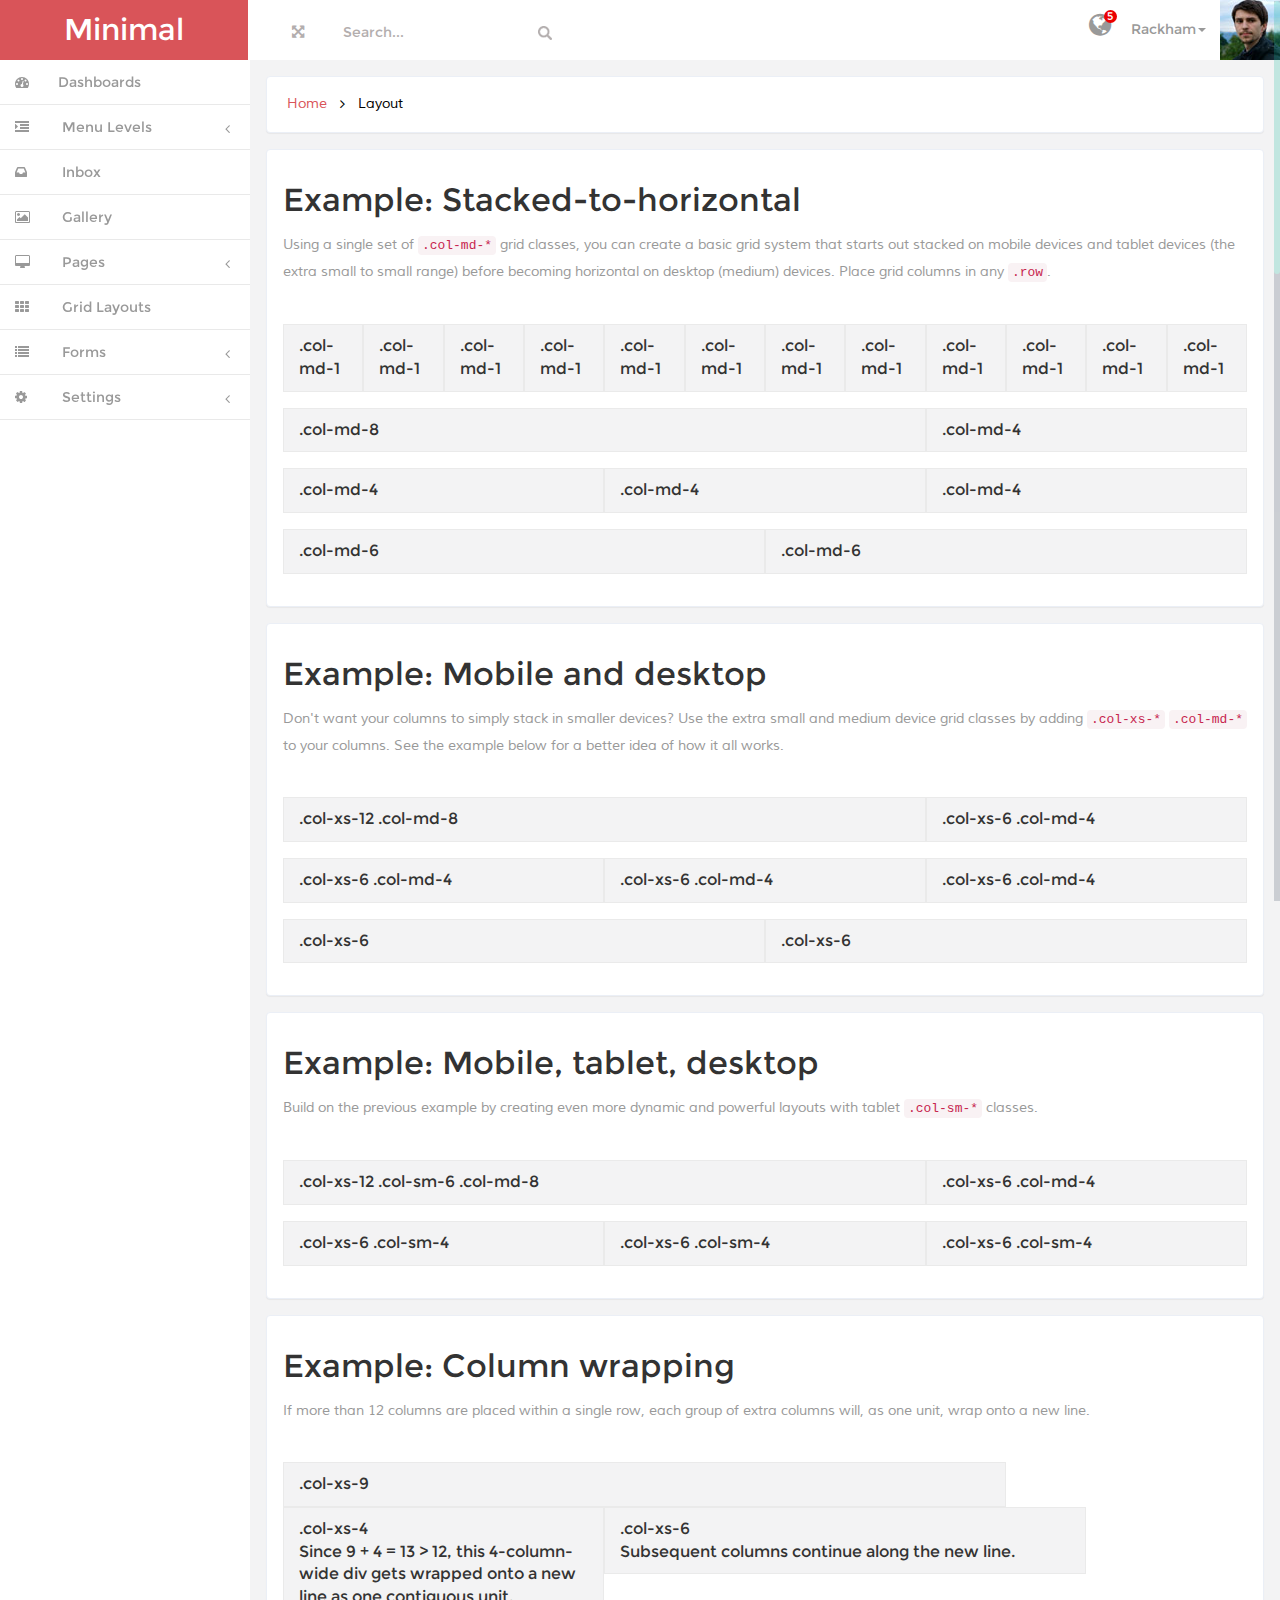
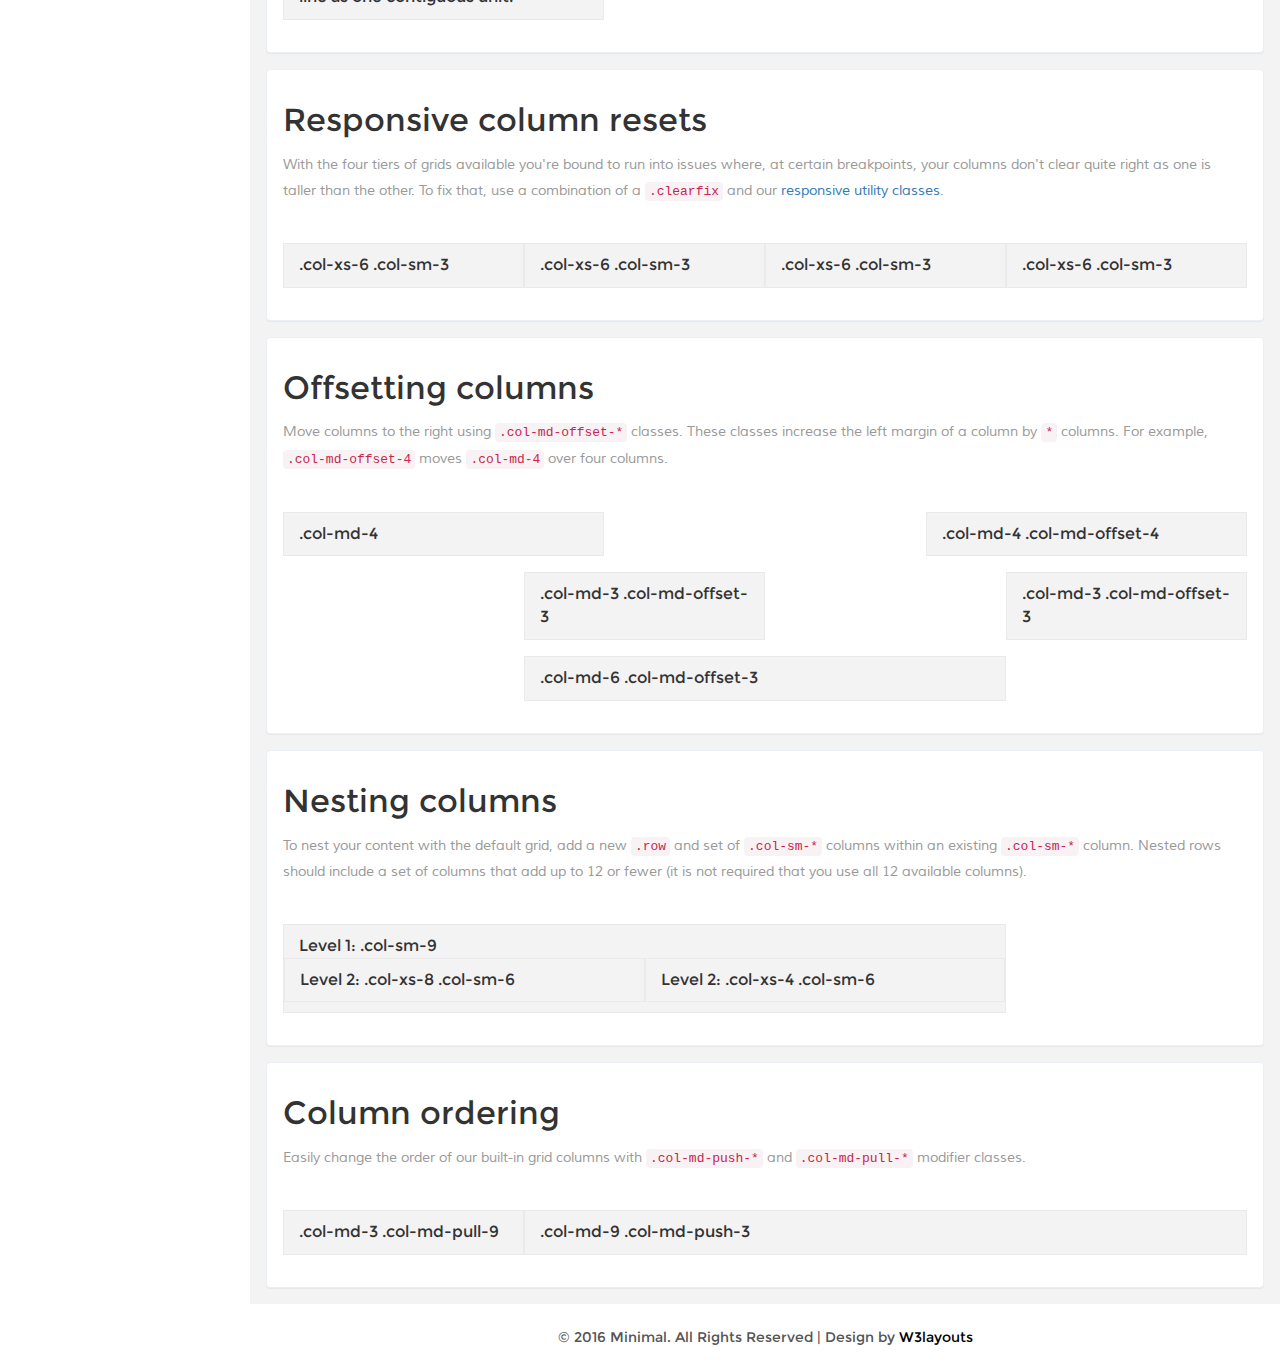
<file: public_html/layout.html>
<!--
Author: W3layouts
Author URL: http://w3layouts.com
License: Creative Commons Attribution 3.0 Unported
License URL: http://creativecommons.org/licenses/by/3.0/
-->
<!DOCTYPE HTML>
<html>
<head>
<title>Minimal an Admin Panel Category Flat Bootstrap Responsive Website Template | Layout :: w3layouts</title>
<meta name="viewport" content="width=device-width, initial-scale=1">
<meta http-equiv="Content-Type" content="text/html; charset=utf-8" />
<meta name="keywords" content="Minimal Responsive web template, Bootstrap Web Templates, Flat Web Templates, Android Compatible web template, 
Smartphone Compatible web template, free webdesigns for Nokia, Samsung, LG, SonyEricsson, Motorola web design" />
<script type="application/x-javascript"> addEventListener("load", function() { setTimeout(hideURLbar, 0); }, false); function hideURLbar(){ window.scrollTo(0,1); } </script>
<link href="css/bootstrap.min.css" rel='stylesheet' type='text/css' />
<!-- Custom Theme files -->
<link href="css/style.css" rel='stylesheet' type='text/css' />
<link href="css/font-awesome.css" rel="stylesheet"> 
<script src="js/jquery.min.js"> </script>
<script src="js/bootstrap.min.js"> </script>
  
<!-- Mainly scripts -->
<script src="js/jquery.metisMenu.js"></script>
<script src="js/jquery.slimscroll.min.js"></script>
<!-- Custom and plugin javascript -->
<link href="css/custom.css" rel="stylesheet">
<script src="js/custom.js"></script>
<script src="js/screenfull.js"></script>
		<script>
		$(function () {
			$('#supported').text('Supported/allowed: ' + !!screenfull.enabled);

			if (!screenfull.enabled) {
				return false;
			}

			

			$('#toggle').click(function () {
				screenfull.toggle($('#container')[0]);
			});
			

			
		});
		</script>



</head>
<body>
<div id="wrapper">
        <!----->
        <nav class="navbar-default navbar-static-top" role="navigation">
             <div class="navbar-header">
                <button type="button" class="navbar-toggle" data-toggle="collapse" data-target=".navbar-collapse">
                    <span class="sr-only">Toggle navigation</span>
                    <span class="icon-bar"></span>
                    <span class="icon-bar"></span>
                    <span class="icon-bar"></span>
                </button>
               <h1> <a class="navbar-brand" href="index.html">Minimal</a></h1>         
			   </div>
			 <div class=" border-bottom">
        	<div class="full-left">
        	  <section class="full-top">
				<button id="toggle"><i class="fa fa-arrows-alt"></i></button>	
			</section>
			<form class=" navbar-left-right">
              <input type="text"  value="Search..." onfocus="this.value = '';" onblur="if (this.value == '') {this.value = 'Search...';}">
              <input type="submit" value="" class="fa fa-search">
            </form>
            <div class="clearfix"> </div>
           </div>
     
       
            <!-- Brand and toggle get grouped for better mobile display -->
		 
		   <!-- Collect the nav links, forms, and other content for toggling -->
		    <div class="drop-men" >
		        <ul class=" nav_1">
		           
		    		<li class="dropdown at-drop">
		              <a href="#" class="dropdown-toggle dropdown-at " data-toggle="dropdown"><i class="fa fa-globe"></i> <span class="number">5</span></a>
		              <ul class="dropdown-menu menu1 " role="menu">
		                <li><a href="#">
		               
		                	<div class="user-new">
		                	<p>New user registered</p>
		                	<span>40 seconds ago</span>
		                	</div>
		                	<div class="user-new-left">
		                
		                	<i class="fa fa-user-plus"></i>
		                	</div>
		                	<div class="clearfix"> </div>
		                	</a></li>
		                <li><a href="#">
		                	<div class="user-new">
		                	<p>Someone special liked this</p>
		                	<span>3 minutes ago</span>
		                	</div>
		                	<div class="user-new-left">
		                
		                	<i class="fa fa-heart"></i>
		                	</div>
		                	<div class="clearfix"> </div>
		                </a></li>
		                <li><a href="#">
		                	<div class="user-new">
		                	<p>John cancelled the event</p>
		                	<span>4 hours ago</span>
		                	</div>
		                	<div class="user-new-left">
		                
		                	<i class="fa fa-times"></i>
		                	</div>
		                	<div class="clearfix"> </div>
		                </a></li>
		                <li><a href="#">
		                	<div class="user-new">
		                	<p>The server is status is stable</p>
		                	<span>yesterday at 08:30am</span>
		                	</div>
		                	<div class="user-new-left">
		                
		                	<i class="fa fa-info"></i>
		                	</div>
		                	<div class="clearfix"> </div>
		                </a></li>
		                <li><a href="#">
		                	<div class="user-new">
		                	<p>New comments waiting approval</p>
		                	<span>Last Week</span>
		                	</div>
		                	<div class="user-new-left">
		                
		                	<i class="fa fa-rss"></i>
		                	</div>
		                	<div class="clearfix"> </div>
		                </a></li>
		                <li><a href="#" class="view">View all messages</a></li>
		              </ul>
		            </li>
					<li class="dropdown">
		              <a href="#" class="dropdown-toggle dropdown-at" data-toggle="dropdown"><span class=" name-caret">Rackham<i class="caret"></i></span><img src="images/wo.jpg"></a>
		              <ul class="dropdown-menu " role="menu">
		                <li><a href="profile.html"><i class="fa fa-user"></i>Edit Profile</a></li>
		                <li><a href="inbox.html"><i class="fa fa-envelope"></i>Inbox</a></li>
		                <li><a href="calendar.html"><i class="fa fa-calendar"></i>Calender</a></li>
		                <li><a href="inbox.html"><i class="fa fa-clipboard"></i>Tasks</a></li>
		              </ul>
		            </li>
		           
		        </ul>
		     </div><!-- /.navbar-collapse -->
			<div class="clearfix">
       
     </div>
	  
		    <div class="navbar-default sidebar" role="navigation">
                <div class="sidebar-nav navbar-collapse">
                <ul class="nav" id="side-menu">
				
                    <li>
                        <a href="index.html" class=" hvr-bounce-to-right"><i class="fa fa-dashboard nav_icon "></i><span class="nav-label">Dashboards</span> </a>
                    </li>
                   
                    <li>
                        <a href="#" class=" hvr-bounce-to-right"><i class="fa fa-indent nav_icon"></i> <span class="nav-label">Menu Levels</span><span class="fa arrow"></span></a>
                        <ul class="nav nav-second-level">
                            <li><a href="graphs.html" class=" hvr-bounce-to-right"> <i class="fa fa-area-chart nav_icon"></i>Graphs</a></li>
                            
                            <li><a href="maps.html" class=" hvr-bounce-to-right"><i class="fa fa-map-marker nav_icon"></i>Maps</a></li>
			
						<li><a href="typography.html" class=" hvr-bounce-to-right"><i class="fa fa-file-text-o nav_icon"></i>Typography</a></li>

					   </ul>
                    </li>
					 <li>
                        <a href="inbox.html" class=" hvr-bounce-to-right"><i class="fa fa-inbox nav_icon"></i> <span class="nav-label">Inbox</span> </a>
                    </li>
                    
                    <li>
                        <a href="gallery.html" class=" hvr-bounce-to-right"><i class="fa fa-picture-o nav_icon"></i> <span class="nav-label">Gallery</span> </a>
                    </li>
                     <li>
                        <a href="#" class=" hvr-bounce-to-right"><i class="fa fa-desktop nav_icon"></i> <span class="nav-label">Pages</span><span class="fa arrow"></span></a>
                        <ul class="nav nav-second-level">
                            <li><a href="404.html" class=" hvr-bounce-to-right"> <i class="fa fa-info-circle nav_icon"></i>Error 404</a></li>
                            <li><a href="faq.html" class=" hvr-bounce-to-right"><i class="fa fa-question-circle nav_icon"></i>FAQ</a></li>
                            <li><a href="blank.html" class=" hvr-bounce-to-right"><i class="fa fa-file-o nav_icon"></i>Blank</a></li>
                       </ul>
                    </li>
                     <li>
                        <a href="layout.html" class=" hvr-bounce-to-right"><i class="fa fa-th nav_icon"></i> <span class="nav-label">Grid Layouts</span> </a>
                    </li>
                   
                    <li>
                        <a href="#" class=" hvr-bounce-to-right"><i class="fa fa-list nav_icon"></i> <span class="nav-label">Forms</span><span class="fa arrow"></span></a>
                        <ul class="nav nav-second-level">
                            <li><a href="forms.html" class=" hvr-bounce-to-right"><i class="fa fa-align-left nav_icon"></i>Basic forms</a></li>
                            <li><a href="validation.html" class=" hvr-bounce-to-right"><i class="fa fa-check-square-o nav_icon"></i>Validation</a></li>
                        </ul>
                    </li>
                   
                    <li>
                        <a href="#" class=" hvr-bounce-to-right"><i class="fa fa-cog nav_icon"></i> <span class="nav-label">Settings</span><span class="fa arrow"></span></a>
                        <ul class="nav nav-second-level">
                            <li><a href="signin.html" class=" hvr-bounce-to-right"><i class="fa fa-sign-in nav_icon"></i>Signin</a></li>
                            <li><a href="signup.html" class=" hvr-bounce-to-right"><i class="fa fa-sign-in nav_icon"></i>Singup</a></li>
                        </ul>
                    </li>
                </ul>
            </div>
			</div>
        </nav>
		 <div id="page-wrapper" class="gray-bg dashbard-1">
       <div class="content-main">
 
 	<!--banner-->	
		    <div class="banner">
		    	<h2>
				<a href="index.html">Home</a>
				<i class="fa fa-angle-right"></i>
				<span>Layout</span>
				</h2>
		    </div>
		<!--//banner-->
 	<!--grid-->
 	<div class="grid-system">
 		<!---->
 		<div class="horz-grid">
 		<div class="grid-hor">
 		<h3 id="grid-example-basic">Example: Stacked-to-horizontal</h3>
 		<p class="">Using a single set of <code>.col-md-*</code> grid classes, 
 			you can create a basic grid system that starts out stacked on mobile devices and tablet devices 
 			(the extra small to small range) 
 			before becoming horizontal on desktop (medium) devices. Place grid columns in any <code>.row</code>.</p>
			</div>
			<!----> 
			
			 <div class="row show-grid">
			  <div class="col-md-1">.col-md-1</div>
			  <div class="col-md-1">.col-md-1</div>
			  <div class="col-md-1">.col-md-1</div>
			  <div class="col-md-1">.col-md-1</div>
			  <div class="col-md-1">.col-md-1</div>
			  <div class="col-md-1">.col-md-1</div>
			  <div class="col-md-1">.col-md-1</div>
			  <div class="col-md-1">.col-md-1</div>
			  <div class="col-md-1">.col-md-1</div>
			  <div class="col-md-1">.col-md-1</div>
			  <div class="col-md-1">.col-md-1</div>
			  <div class="col-md-1">.col-md-1</div>
			</div>
			<div class="row show-grid">
			  <div class="col-md-8">.col-md-8</div>
			  <div class="col-md-4">.col-md-4</div>
			</div>
			<div class="row show-grid">
			  <div class="col-md-4">.col-md-4</div>
			  <div class="col-md-4">.col-md-4</div>
			  <div class="col-md-4">.col-md-4</div>
			</div>
			<div class="row show-grid">
			  <div class="col-md-6">.col-md-6</div>
			  <div class="col-md-6">.col-md-6</div>
			</div>
		</div>
			<!---->
				<div class="horz-grid">
			<div class="grid-hor">
			<h3 id="grid-example-mixed">Example: Mobile and desktop</h3>
			<p>Don't want your columns to simply stack in smaller devices? Use the extra small 
				and medium device grid classes by adding <code>.col-xs-*</code> <code>.col-md-*</code> to your columns. See the example below for
				 a better idea of how it all works.</p>
				</div>
			<!---->
			<!-- Stack the columns on mobile by making one full-width and the other half-width -->
			<div class="row show-grid">
			  <div class="col-xs-12 col-md-8">.col-xs-12 .col-md-8</div>
			  <div class="col-xs-6 col-md-4">.col-xs-6 .col-md-4</div>
			</div>
			
			<!-- Columns start at 50% wide on mobile and bump up to 33.3% wide on desktop -->
			<div class="row show-grid">
			  <div class="col-xs-6 col-md-4">.col-xs-6 .col-md-4</div>
			  <div class="col-xs-6 col-md-4">.col-xs-6 .col-md-4</div>
			  <div class="col-xs-6 col-md-4">.col-xs-6 .col-md-4</div>
			</div>
			
			<!-- Columns are always 50% wide, on mobile and desktop -->
			<div class="row show-grid">
			  <div class="col-xs-6">.col-xs-6</div>
			  <div class="col-xs-6">.col-xs-6</div>
			</div>
		</div>
			<!---->
				<div class="horz-grid">
			<div class="grid-hor">
			<h3 id="grid-example-mixed-complete">Example: Mobile, tablet, desktop</h3>
			<p>Build on the previous example by creating even more dynamic and powerful layouts with tablet
				 <code>.col-sm-*</code> classes.</p>
				</div>
			<!---->
			<div class="row show-grid">
			  <div class="col-xs-12 col-sm-6 col-md-8">.col-xs-12 .col-sm-6 .col-md-8</div>
			  <div class="col-xs-6 col-md-4">.col-xs-6 .col-md-4</div>
			</div>
			<div class="row show-grid">
			  <div class="col-xs-6 col-sm-4">.col-xs-6 .col-sm-4</div>
			  <div class="col-xs-6 col-sm-4">.col-xs-6 .col-sm-4</div>
			  <!-- Optional: clear the XS cols if their content doesn't match in height -->
			  <div class="clearfix visible-xs-block"></div>
			  <div class="col-xs-6 col-sm-4">.col-xs-6 .col-sm-4</div>
			</div>
		</div>
			<!---->
				<div class="horz-grid">
			<div class="grid-hor">
			<h3 id="grid-example-wrapping">Example: Column wrapping</h3>
			<p>If more than 12 columns are placed within a single row, each group of extra columns will, 
				as one unit, wrap onto a new line.</p>
			</div>
				
			<!---->
			<div class="row show-grid">
			  <div class="col-xs-9">.col-xs-9</div>
			  <div class="col-xs-4">.col-xs-4<br>Since 9 + 4 = 13 &gt; 12, this 4-column-wide div gets wrapped onto a new line as one contiguous unit.</div>
			  <div class="col-xs-6">.col-xs-6<br>Subsequent columns continue along the new line.</div>
			</div>
		</div>
			<!---->
				<div class="horz-grid">
			<div class="grid-hor">
			<h3 id="grid-responsive-resets">Responsive column resets</h3>
			<p>With the four tiers of grids available you're bound to run into issues where,
				 at certain breakpoints, your columns don't clear quite right as one is taller than the other.
				  To fix that, use a combination of a <code>.clearfix</code> and our 
				<a href="#responsive-utilities">responsive utility classes</a>.</p>
			</div>
			<!---->
			<div class="row show-grid">
			  <div class="col-xs-6 col-sm-3">.col-xs-6 .col-sm-3</div>
			  <div class="col-xs-6 col-sm-3">.col-xs-6 .col-sm-3</div>
			
			  <!-- Add the extra clearfix for only the required viewport -->
			  <div class="clearfix visible-xs-block"></div>
			
			  <div class="col-xs-6 col-sm-3">.col-xs-6 .col-sm-3</div>
			  <div class="col-xs-6 col-sm-3">.col-xs-6 .col-sm-3</div>
			</div>
		</div>
			<!---->
				<div class="horz-grid">
			<div class="grid-hor">
			<h3 id="grid-offsetting">Offsetting columns</h3>
			<p>Move columns to the right using <code>.col-md-offset-*</code> classes. These classes increase the left margin of a column by <code>*</code> columns. For example, <code>.col-md-offset-4</code> moves <code>.col-md-4</code> over four columns.</p>
			</div>
			<!---->
			<div class="row show-grid">
			  <div class="col-md-4">.col-md-4</div>
			  <div class="col-md-4 col-md-offset-4">.col-md-4 .col-md-offset-4</div>
			</div>
			<div class="row show-grid">
			  <div class="col-md-3 col-md-offset-3">.col-md-3 .col-md-offset-3</div>
			  <div class="col-md-3 col-md-offset-3">.col-md-3 .col-md-offset-3</div>
			</div>
			<div class="row show-grid">
			  <div class="col-md-6 col-md-offset-3">.col-md-6 .col-md-offset-3</div>
			</div>
		</div>
			<!---->
				<div class="horz-grid">
			<div class="grid-hor">
			<h3 id="grid-nesting">Nesting columns</h3>
			<p>To nest your content with the default grid, add a new <code>.row</code> and set of <code>.col-sm-*</code> 
				columns within an existing <code>.col-sm-*</code> column. Nested rows should include a set of columns that add up to 12 or fewer 
				(it is not required that you use all 12 available columns).</p>
			</div>
			<!---->
			<div class="row show-grid">
  <div class="col-sm-9">
    Level 1: .col-sm-9
    <div class="row">
      <div class="col-xs-8 col-sm-6">
        Level 2: .col-xs-8 .col-sm-6
      </div>
      <div class="col-xs-4 col-sm-6">
        Level 2: .col-xs-4 .col-sm-6
      </div>
    </div>
  </div>
</div>
</div>
<!---->
	<div class="horz-grid">
<div class="grid-hor">
<h3 id="grid-column-ordering">Column ordering</h3>
<p>Easily change the order of our built-in grid columns with <code>.col-md-push-*</code> and 
	<code>.col-md-pull-*</code> modifier classes.</p>
 </div>
 	<!---->
 	<div class="row show-grid">
  <div class="col-md-9 col-md-push-3">.col-md-9 .col-md-push-3</div>
  <div class="col-md-3 col-md-pull-9">.col-md-3 .col-md-pull-9</div>
</div>
</div>
</div>
 	<!--//grid-->
		<!---->
<div class="copy">
            <p> &copy; 2016 Minimal. All Rights Reserved | Design by <a href="http://w3layouts.com/" target="_blank">W3layouts</a> </p>	    </div>
		</div>
		</div>
		<div class="clearfix"> </div>
       </div>
     
<!---->
<!--scrolling js-->
	<script src="js/jquery.nicescroll.js"></script>
	<script src="js/scripts.js"></script>
	<!--//scrolling js-->
</body>
</html>
</file>
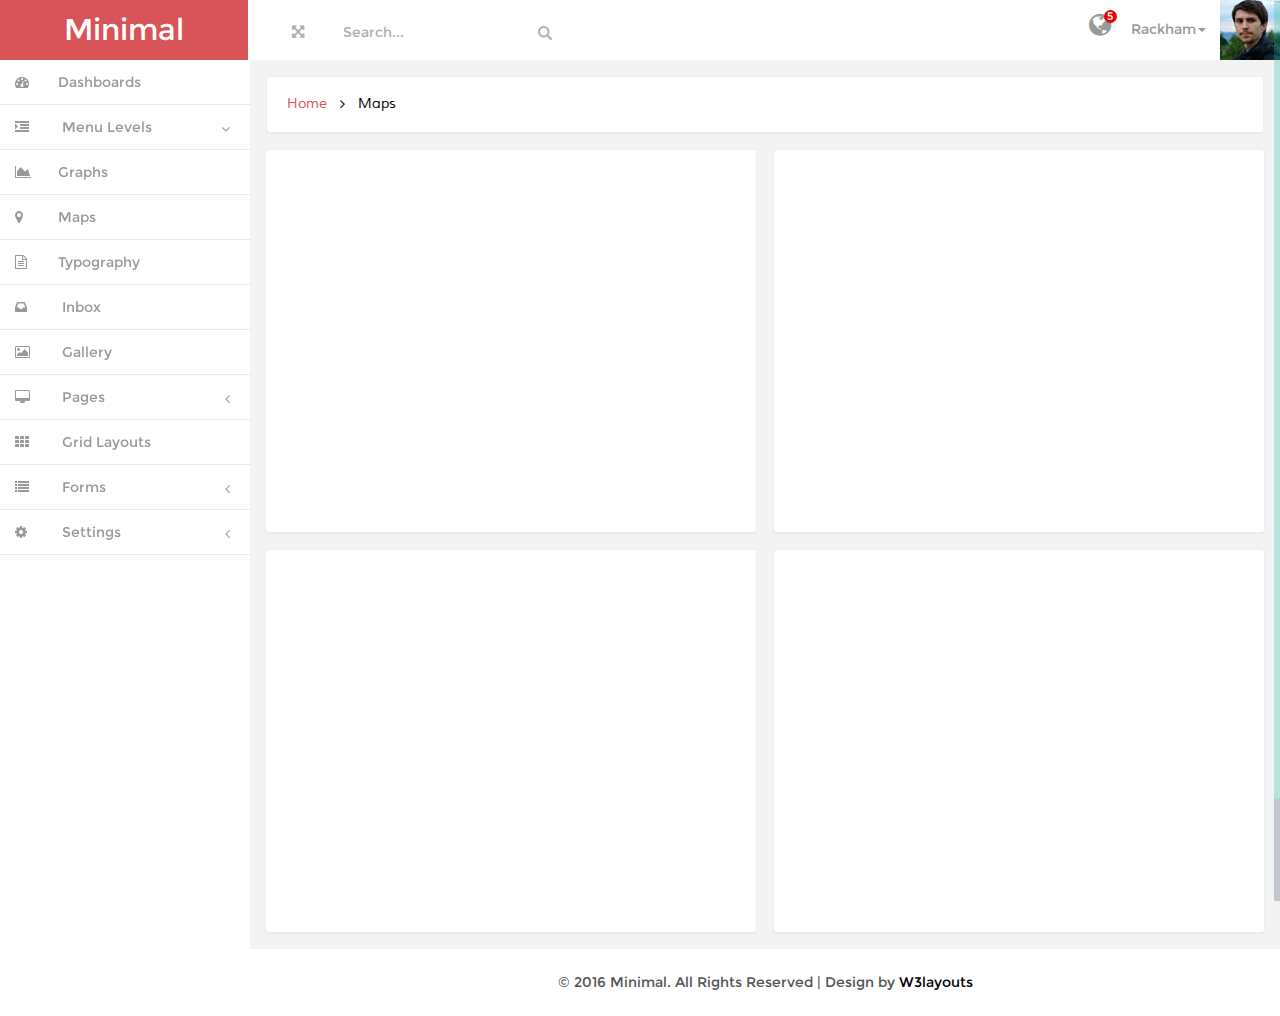
<file: public_html/maps.html>
<!--
Author: W3layouts
Author URL: http://w3layouts.com
License: Creative Commons Attribution 3.0 Unported
License URL: http://creativecommons.org/licenses/by/3.0/
-->
<!DOCTYPE HTML>
<html>
<head>
<title>Minimal an Admin Panel Category Flat Bootstrap Responsive Website Template | Maps :: w3layouts</title>
<meta name="viewport" content="width=device-width, initial-scale=1">
<meta http-equiv="Content-Type" content="text/html; charset=utf-8" />
<meta name="keywords" content="Minimal Responsive web template, Bootstrap Web Templates, Flat Web Templates, Android Compatible web template, 
Smartphone Compatible web template, free webdesigns for Nokia, Samsung, LG, SonyEricsson, Motorola web design" />
<script type="application/x-javascript"> addEventListener("load", function() { setTimeout(hideURLbar, 0); }, false); function hideURLbar(){ window.scrollTo(0,1); } </script>
<link href="css/bootstrap.min.css" rel='stylesheet' type='text/css' />
<!-- Custom Theme files -->
<link href="css/style.css" rel='stylesheet' type='text/css' />
<link href="css/font-awesome.css" rel="stylesheet"> 
<script src="js/jquery.min.js"> </script>
<script src="js/bootstrap.min.js"> </script>
  
<!-- Mainly scripts -->
<script src="js/jquery.metisMenu.js"></script>
<script src="js/jquery.slimscroll.min.js"></script>
<!-- Custom and plugin javascript -->
<link href="css/custom.css" rel="stylesheet">
<script src="js/custom.js"></script>
<script src="js/screenfull.js"></script>
		<script>
		$(function () {
			$('#supported').text('Supported/allowed: ' + !!screenfull.enabled);

			if (!screenfull.enabled) {
				return false;
			}

			

			$('#toggle').click(function () {
				screenfull.toggle($('#container')[0]);
			});
			

			
		});
		</script>


<!---->
 <script type="text/javascript" src="//maps.google.com/maps/api/js?sensor=true"></script>
  <script type="text/javascript" src="js/gmaps.js"></script>
  <link rel="stylesheet" type="text/css" href="css/examples.css" />
</head>
<body>
<div id="wrapper">
        <!----->
        <nav class="navbar-default navbar-static-top" role="navigation">
             <div class="navbar-header">
                <button type="button" class="navbar-toggle" data-toggle="collapse" data-target=".navbar-collapse">
                    <span class="sr-only">Toggle navigation</span>
                    <span class="icon-bar"></span>
                    <span class="icon-bar"></span>
                    <span class="icon-bar"></span>
                </button>
               <h1> <a class="navbar-brand" href="index.html">Minimal</a></h1>         
			   </div>
			 <div class=" border-bottom">
        	<div class="full-left">
        	  <section class="full-top">
				<button id="toggle"><i class="fa fa-arrows-alt"></i></button>	
			</section>
			<form class=" navbar-left-right">
              <input type="text"  value="Search..." onfocus="this.value = '';" onblur="if (this.value == '') {this.value = 'Search...';}">
              <input type="submit" value="" class="fa fa-search">
            </form>
            <div class="clearfix"> </div>
           </div>
     
       
            <!-- Brand and toggle get grouped for better mobile display -->
		 
		   <!-- Collect the nav links, forms, and other content for toggling -->
		    <div class="drop-men" >
		        <ul class=" nav_1">
		           
		    		<li class="dropdown at-drop">
		              <a href="#" class="dropdown-toggle dropdown-at " data-toggle="dropdown"><i class="fa fa-globe"></i> <span class="number">5</span></a>
		              <ul class="dropdown-menu menu1 " role="menu">
		                <li><a href="#">
		               
		                	<div class="user-new">
		                	<p>New user registered</p>
		                	<span>40 seconds ago</span>
		                	</div>
		                	<div class="user-new-left">
		                
		                	<i class="fa fa-user-plus"></i>
		                	</div>
		                	<div class="clearfix"> </div>
		                	</a></li>
		                <li><a href="#">
		                	<div class="user-new">
		                	<p>Someone special liked this</p>
		                	<span>3 minutes ago</span>
		                	</div>
		                	<div class="user-new-left">
		                
		                	<i class="fa fa-heart"></i>
		                	</div>
		                	<div class="clearfix"> </div>
		                </a></li>
		                <li><a href="#">
		                	<div class="user-new">
		                	<p>John cancelled the event</p>
		                	<span>4 hours ago</span>
		                	</div>
		                	<div class="user-new-left">
		                
		                	<i class="fa fa-times"></i>
		                	</div>
		                	<div class="clearfix"> </div>
		                </a></li>
		                <li><a href="#">
		                	<div class="user-new">
		                	<p>The server is status is stable</p>
		                	<span>yesterday at 08:30am</span>
		                	</div>
		                	<div class="user-new-left">
		                
		                	<i class="fa fa-info"></i>
		                	</div>
		                	<div class="clearfix"> </div>
		                </a></li>
		                <li><a href="#">
		                	<div class="user-new">
		                	<p>New comments waiting approval</p>
		                	<span>Last Week</span>
		                	</div>
		                	<div class="user-new-left">
		                
		                	<i class="fa fa-rss"></i>
		                	</div>
		                	<div class="clearfix"> </div>
		                </a></li>
		                <li><a href="#" class="view">View all messages</a></li>
		              </ul>
		            </li>
					<li class="dropdown">
		              <a href="#" class="dropdown-toggle dropdown-at" data-toggle="dropdown"><span class=" name-caret">Rackham<i class="caret"></i></span><img src="images/wo.jpg"></a>
		              <ul class="dropdown-menu " role="menu">
		                <li><a href="profile.html"><i class="fa fa-user"></i>Edit Profile</a></li>
		                <li><a href="inbox.html"><i class="fa fa-envelope"></i>Inbox</a></li>
		                <li><a href="calendar.html"><i class="fa fa-calendar"></i>Calender</a></li>
		                <li><a href="inbox.html"><i class="fa fa-clipboard"></i>Tasks</a></li>
		              </ul>
		            </li>
		           
		        </ul>
		     </div><!-- /.navbar-collapse -->
			<div class="clearfix">
       
     </div>
	  
		    <div class="navbar-default sidebar" role="navigation">
                <div class="sidebar-nav navbar-collapse">
                <ul class="nav" id="side-menu">
				
                    <li>
                        <a href="index.html" class=" hvr-bounce-to-right"><i class="fa fa-dashboard nav_icon "></i><span class="nav-label">Dashboards</span> </a>
                    </li>
                   
                    <li>
                        <a href="#" class=" hvr-bounce-to-right"><i class="fa fa-indent nav_icon"></i> <span class="nav-label">Menu Levels</span><span class="fa arrow"></span></a>
                        <ul class="nav nav-second-level">
                            <li><a href="graphs.html" class=" hvr-bounce-to-right"> <i class="fa fa-area-chart nav_icon"></i>Graphs</a></li>
                            
                            <li><a href="maps.html" class=" hvr-bounce-to-right"><i class="fa fa-map-marker nav_icon"></i>Maps</a></li>
			
						<li><a href="typography.html" class=" hvr-bounce-to-right"><i class="fa fa-file-text-o nav_icon"></i>Typography</a></li>

					   </ul>
                    </li>
					 <li>
                        <a href="inbox.html" class=" hvr-bounce-to-right"><i class="fa fa-inbox nav_icon"></i> <span class="nav-label">Inbox</span> </a>
                    </li>
                    
                    <li>
                        <a href="gallery.html" class=" hvr-bounce-to-right"><i class="fa fa-picture-o nav_icon"></i> <span class="nav-label">Gallery</span> </a>
                    </li>
                     <li>
                        <a href="#" class=" hvr-bounce-to-right"><i class="fa fa-desktop nav_icon"></i> <span class="nav-label">Pages</span><span class="fa arrow"></span></a>
                        <ul class="nav nav-second-level">
                            <li><a href="404.html" class=" hvr-bounce-to-right"> <i class="fa fa-info-circle nav_icon"></i>Error 404</a></li>
                            <li><a href="faq.html" class=" hvr-bounce-to-right"><i class="fa fa-question-circle nav_icon"></i>FAQ</a></li>
                            <li><a href="blank.html" class=" hvr-bounce-to-right"><i class="fa fa-file-o nav_icon"></i>Blank</a></li>
                       </ul>
                    </li>
                     <li>
                        <a href="layout.html" class=" hvr-bounce-to-right"><i class="fa fa-th nav_icon"></i> <span class="nav-label">Grid Layouts</span> </a>
                    </li>
                   
                    <li>
                        <a href="#" class=" hvr-bounce-to-right"><i class="fa fa-list nav_icon"></i> <span class="nav-label">Forms</span><span class="fa arrow"></span></a>
                        <ul class="nav nav-second-level">
                            <li><a href="forms.html" class=" hvr-bounce-to-right"><i class="fa fa-align-left nav_icon"></i>Basic forms</a></li>
                            <li><a href="validation.html" class=" hvr-bounce-to-right"><i class="fa fa-check-square-o nav_icon"></i>Validation</a></li>
                        </ul>
                    </li>
                   
                    <li>
                        <a href="#" class=" hvr-bounce-to-right"><i class="fa fa-cog nav_icon"></i> <span class="nav-label">Settings</span><span class="fa arrow"></span></a>
                        <ul class="nav nav-second-level">
                            <li><a href="signin.html" class=" hvr-bounce-to-right"><i class="fa fa-sign-in nav_icon"></i>Signin</a></li>
                            <li><a href="signup.html" class=" hvr-bounce-to-right"><i class="fa fa-sign-in nav_icon"></i>Singup</a></li>
                        </ul>
                    </li>
                </ul>
            </div>
			</div>
        </nav>
		 <div id="page-wrapper" class="gray-bg dashbard-1">
       <div class="content-main">
 
 	<!--banner-->	
		  <div class="banner">
		    	<h2>
				<a href="index.html">Home</a>
				<i class="fa fa-angle-right"></i>
				<span>Maps</span>
				</h2>
		    </div>
		<!--//banner-->
 	<!--grid-->
 	<div class="map-grid">
 	<div class="map-system">
 		<div class="col-md-6 map-1">
	
    <div class="span11">
      <div id="map2"></div>
  
	</div>
	 
	 <script type="text/javascript">
    var map;
    $(document).ready(function(){
      map = new GMaps({
        el: '#map2',
        lat: -12.043333,
        lng: -77.028333,
        zoomControl : true,
        zoomControlOpt: {
            style : 'SMALL',
            position: 'TOP_LEFT'
        },
        panControl : false,
        streetViewControl : false,
        mapTypeControl: false,
        overviewMapControl: false
      });
    });
  </script>
 		</div>
 		<div class="col-md-6 map-2">
		
      <div class="span11">
        <div id="map1"></div>
      
	  </div>
	    <script>
        $(function () {
          var map = new GMaps({
          el: "#map1",
          lat: 41.895465,
          lng: 12.482324,
          zoom: 5, 
          zoomControl : true,
          zoomControlOpt: {
            style : "SMALL",
            position: "TOP_LEFT"
          },
          panControl : true,
          streetViewControl : false,
          mapTypeControl: false,
          overviewMapControl: false
        });
        
        var styles = [
            {
              stylers: [
                { hue: "#00ffe6" },
                { saturation: -20 }
              ]
            }, {
                featureType: "road",
                elementType: "geometry",
                stylers: [
                    { lightness: 100 },
                    { visibility: "simplified" }
              ]
            }, {
                featureType: "road",
                elementType: "labels",
                stylers: [
                    { visibility: "off" }
              ]
            }
        ];
        
        map.addStyle({
            styledMapName:"Styled Map",
            styles: styles,
            mapTypeId: "map_style"  
        });
        
        map.setStyle("map_style");
      });
    </script>
	
		</div>
 		<div class="clearfix"> </div>
 		
	</div>
	<div class="map-system">
 	
 		<div class="col-md-6 map-1">
 
    <div class="span11">
      <div id="map3"></div>
    </div>

	</div>
	 <script type="text/javascript">
    var map;
    $(document).ready(function(){
      map = new GMaps({
        el: '#map3',
        lat: -12.043333,
        lng: -77.028333,
        mapTypeControlOptions: {
          mapTypeIds : ["hybrid", "roadmap", "satellite", "terrain", "osm", "cloudmade"]
        }
      });
      map.addMapType("osm", {
        getTileUrl: function(coord, zoom) {
          return "http://tile.openstreetmap.org/" + zoom + "/" + coord.x + "/" + coord.y + ".png";
        },
        tileSize: new google.maps.Size(256, 256),
        name: "OpenStreetMap",
        maxZoom: 18
      });
      map.addMapType("cloudmade", {
        getTileUrl: function(coord, zoom) {
          return "http://b.tile.cloudmade.com/8ee2a50541944fb9bcedded5165f09d9/1/256/" + zoom + "/" + coord.x + "/" + coord.y + ".png";
        },
        tileSize: new google.maps.Size(256, 256),
        name: "CloudMade",
        maxZoom: 18
      });
      map.setMapTypeId("osm");
    });
  </script>
  	<div class="col-md-6 map-2">
		
     <div class="span11">
      <div id="map"></div>
    </div>
	   <script type="text/javascript">
    var map;

    var getTile = function(coord, zoom, ownerDocument) {
      var div = ownerDocument.createElement('div');
      div.innerHTML = coord;
      div.style.width = this.tileSize.width + 'px';
      div.style.height = this.tileSize.height + 'px';
      div.style.background = 'rgba(250, 250, 250, 0.55)';
      div.style.fontFamily = 'Monaco, Andale Mono, Courier New, monospace';
      div.style.fontSize = '10';
      div.style.fontWeight = 'bolder';
      div.style.border = 'dotted 1px #aaa';
      div.style.textAlign = 'center';
      div.style.lineHeight = this.tileSize.height + 'px';
      return div;
    };

    $(document).ready(function(){
      map = new GMaps({
        el: '#map',
        lat: -12.043333,
        lng: -77.028333
      });
      map.addOverlayMapType({
        index: 0,
        tileSize: new google.maps.Size(256, 256),
        getTile: getTile
      });
    });
  </script>
		</div>
 		<div class="clearfix"> </div>
 		
	</div>
	
	</div>
 	<!--//grid-->
		<!---->
<div class="copy">
            <p> &copy; 2016 Minimal. All Rights Reserved | Design by <a href="http://w3layouts.com/" target="_blank">W3layouts</a> </p>	    </div>
		</div>
		</div>
		<div class="clearfix"> </div>
       </div>
     
<!---->
<!--scrolling js-->
	<script src="js/jquery.nicescroll.js"></script>
	<script src="js/scripts.js"></script>
	<!--//scrolling js-->
</body>
</html>
</file>
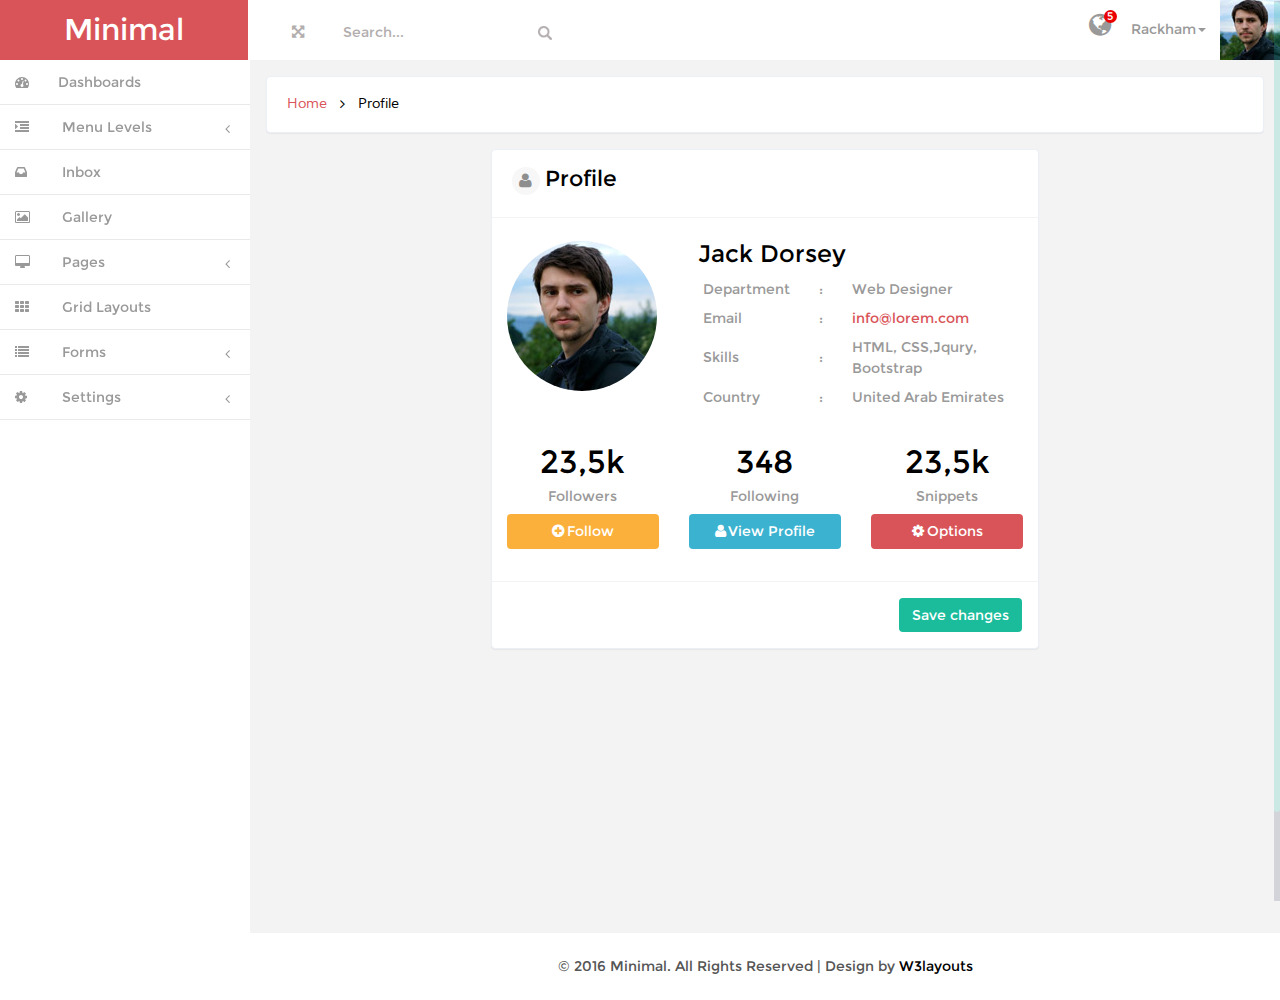
<file: public_html/profile.html>
<!--
Author: W3layouts
Author URL: http://w3layouts.com
License: Creative Commons Attribution 3.0 Unported
License URL: http://creativecommons.org/licenses/by/3.0/
-->
<!DOCTYPE HTML>
<html>
<head>
<title>Minimal an Admin Panel Category Flat Bootstrap Responsive Website Template | Profile :: w3layouts</title>
<meta name="viewport" content="width=device-width, initial-scale=1">
<meta http-equiv="Content-Type" content="text/html; charset=utf-8" />
<meta name="keywords" content="Minimal Responsive web template, Bootstrap Web Templates, Flat Web Templates, Android Compatible web template, 
Smartphone Compatible web template, free webdesigns for Nokia, Samsung, LG, SonyEricsson, Motorola web design" />
<script type="application/x-javascript"> addEventListener("load", function() { setTimeout(hideURLbar, 0); }, false); function hideURLbar(){ window.scrollTo(0,1); } </script>
<link href="css/bootstrap.min.css" rel='stylesheet' type='text/css' />
<!--<link href="css/bootstrap.css" rel='stylesheet' type='text/css' />-->
<!-- Custom Theme files -->
<link href="css/style.css" rel='stylesheet' type='text/css' />
<link href="css/font-awesome.css" rel="stylesheet"> 
<script src="js/jquery.min.js"> </script>
<script src="js/bootstrap.min.js"> </script>
  
<!-- Mainly scripts -->
<script src="js/jquery.metisMenu.js"></script>
<script src="js/jquery.slimscroll.min.js"></script>
<!-- Custom and plugin javascript -->
<link href="css/custom.css" rel="stylesheet">
<script src="js/custom.js"></script>
<script src="js/screenfull.js"></script>
		<script>
		$(function () {
			$('#supported').text('Supported/allowed: ' + !!screenfull.enabled);

			if (!screenfull.enabled) {
				return false;
			}

			

			$('#toggle').click(function () {
				screenfull.toggle($('#container')[0]);
			});
			

			
		});
		</script>



</head>
<body>
<div id="wrapper">
      <!----->
        <nav class="navbar-default navbar-static-top" role="navigation">
             <div class="navbar-header">
                <button type="button" class="navbar-toggle" data-toggle="collapse" data-target=".navbar-collapse">
                    <span class="sr-only">Toggle navigation</span>
                    <span class="icon-bar"></span>
                    <span class="icon-bar"></span>
                    <span class="icon-bar"></span>
                </button>
               <h1> <a class="navbar-brand" href="index.html">Minimal</a></h1>         
			   </div>
			 <div class=" border-bottom">
        	<div class="full-left">
        	  <section class="full-top">
				<button id="toggle"><i class="fa fa-arrows-alt"></i></button>	
			</section>
			<form class=" navbar-left-right">
              <input type="text"  value="Search..." onfocus="this.value = '';" onblur="if (this.value == '') {this.value = 'Search...';}">
              <input type="submit" value="" class="fa fa-search">
            </form>
            <div class="clearfix"> </div>
           </div>
     
       
            <!-- Brand and toggle get grouped for better mobile display -->
		 
		   <!-- Collect the nav links, forms, and other content for toggling -->
		    <div class="drop-men" >
		        <ul class=" nav_1">
		           
		    		<li class="dropdown at-drop">
		              <a href="#" class="dropdown-toggle dropdown-at " data-toggle="dropdown"><i class="fa fa-globe"></i> <span class="number">5</span></a>
		              <ul class="dropdown-menu menu1 " role="menu">
		                <li><a href="#">
		               
		                	<div class="user-new">
		                	<p>New user registered</p>
		                	<span>40 seconds ago</span>
		                	</div>
		                	<div class="user-new-left">
		                
		                	<i class="fa fa-user-plus"></i>
		                	</div>
		                	<div class="clearfix"> </div>
		                	</a></li>
		                <li><a href="#">
		                	<div class="user-new">
		                	<p>Someone special liked this</p>
		                	<span>3 minutes ago</span>
		                	</div>
		                	<div class="user-new-left">
		                
		                	<i class="fa fa-heart"></i>
		                	</div>
		                	<div class="clearfix"> </div>
		                </a></li>
		                <li><a href="#">
		                	<div class="user-new">
		                	<p>John cancelled the event</p>
		                	<span>4 hours ago</span>
		                	</div>
		                	<div class="user-new-left">
		                
		                	<i class="fa fa-times"></i>
		                	</div>
		                	<div class="clearfix"> </div>
		                </a></li>
		                <li><a href="#">
		                	<div class="user-new">
		                	<p>The server is status is stable</p>
		                	<span>yesterday at 08:30am</span>
		                	</div>
		                	<div class="user-new-left">
		                
		                	<i class="fa fa-info"></i>
		                	</div>
		                	<div class="clearfix"> </div>
		                </a></li>
		                <li><a href="#">
		                	<div class="user-new">
		                	<p>New comments waiting approval</p>
		                	<span>Last Week</span>
		                	</div>
		                	<div class="user-new-left">
		                
		                	<i class="fa fa-rss"></i>
		                	</div>
		                	<div class="clearfix"> </div>
		                </a></li>
		                <li><a href="#" class="view">View all messages</a></li>
		              </ul>
		            </li>
					<li class="dropdown">
		              <a href="#" class="dropdown-toggle dropdown-at" data-toggle="dropdown"><span class=" name-caret">Rackham<i class="caret"></i></span><img src="images/wo.jpg"></a>
		              <ul class="dropdown-menu " role="menu">
		                <li><a href="profile.html"><i class="fa fa-user"></i>Edit Profile</a></li>
		                <li><a href="inbox.html"><i class="fa fa-envelope"></i>Inbox</a></li>
		                <li><a href="calendar.html"><i class="fa fa-calendar"></i>Calender</a></li>
		                <li><a href="inbox.html"><i class="fa fa-clipboard"></i>Tasks</a></li>
		              </ul>
		            </li>
		           
		        </ul>
		     </div><!-- /.navbar-collapse -->
			<div class="clearfix">
       
     </div>
	  
		    <div class="navbar-default sidebar" role="navigation">
                <div class="sidebar-nav navbar-collapse">
                <ul class="nav" id="side-menu">
				
                    <li>
                        <a href="index.html" class=" hvr-bounce-to-right"><i class="fa fa-dashboard nav_icon "></i><span class="nav-label">Dashboards</span> </a>
                    </li>
                   
                    <li>
                        <a href="#" class=" hvr-bounce-to-right"><i class="fa fa-indent nav_icon"></i> <span class="nav-label">Menu Levels</span><span class="fa arrow"></span></a>
                        <ul class="nav nav-second-level">
                            <li><a href="graphs.html" class=" hvr-bounce-to-right"> <i class="fa fa-area-chart nav_icon"></i>Graphs</a></li>
                            
                            <li><a href="maps.html" class=" hvr-bounce-to-right"><i class="fa fa-map-marker nav_icon"></i>Maps</a></li>
			
						<li><a href="typography.html" class=" hvr-bounce-to-right"><i class="fa fa-file-text-o nav_icon"></i>Typography</a></li>

					   </ul>
                    </li>
					 <li>
                        <a href="inbox.html" class=" hvr-bounce-to-right"><i class="fa fa-inbox nav_icon"></i> <span class="nav-label">Inbox</span> </a>
                    </li>
                    
                    <li>
                        <a href="gallery.html" class=" hvr-bounce-to-right"><i class="fa fa-picture-o nav_icon"></i> <span class="nav-label">Gallery</span> </a>
                    </li>
                     <li>
                        <a href="#" class=" hvr-bounce-to-right"><i class="fa fa-desktop nav_icon"></i> <span class="nav-label">Pages</span><span class="fa arrow"></span></a>
                        <ul class="nav nav-second-level">
                            <li><a href="404.html" class=" hvr-bounce-to-right"> <i class="fa fa-info-circle nav_icon"></i>Error 404</a></li>
                            <li><a href="faq.html" class=" hvr-bounce-to-right"><i class="fa fa-question-circle nav_icon"></i>FAQ</a></li>
                            <li><a href="blank.html" class=" hvr-bounce-to-right"><i class="fa fa-file-o nav_icon"></i>Blank</a></li>
                       </ul>
                    </li>
                     <li>
                        <a href="layout.html" class=" hvr-bounce-to-right"><i class="fa fa-th nav_icon"></i> <span class="nav-label">Grid Layouts</span> </a>
                    </li>
                   
                    <li>
                        <a href="#" class=" hvr-bounce-to-right"><i class="fa fa-list nav_icon"></i> <span class="nav-label">Forms</span><span class="fa arrow"></span></a>
                        <ul class="nav nav-second-level">
                            <li><a href="forms.html" class=" hvr-bounce-to-right"><i class="fa fa-align-left nav_icon"></i>Basic forms</a></li>
                            <li><a href="validation.html" class=" hvr-bounce-to-right"><i class="fa fa-check-square-o nav_icon"></i>Validation</a></li>
                        </ul>
                    </li>
                   
                    <li>
                        <a href="#" class=" hvr-bounce-to-right"><i class="fa fa-cog nav_icon"></i> <span class="nav-label">Settings</span><span class="fa arrow"></span></a>
                        <ul class="nav nav-second-level">
                            <li><a href="signin.html" class=" hvr-bounce-to-right"><i class="fa fa-sign-in nav_icon"></i>Signin</a></li>
                            <li><a href="signup.html" class=" hvr-bounce-to-right"><i class="fa fa-sign-in nav_icon"></i>Singup</a></li>
                        </ul>
                    </li>
                </ul>
            </div>
			</div>
        </nav>
		 <div id="page-wrapper" class="gray-bg dashbard-1">
       <div class="content-main">
 
 	<!--banner-->	
		    <div class="banner">
		    	<h2>
				<a href="index.html">Home</a>
				<i class="fa fa-angle-right"></i>
				<span>Profile</span>
				</h2>
		    </div>
		<!--//banner-->
 	 <!--gallery-->
 	 <div class=" profile">

		<div class="profile-bottom">
			<h3><i class="fa fa-user"></i>Profile</h3>
			<div class="profile-bottom-top">
			<div class="col-md-4 profile-bottom-img">
				<img src="images/pr.jpg" alt="">
			</div>
			<div class="col-md-8 profile-text">
				<h6>Jack Dorsey</h6>
				<table>
				<tr><td>Department</td>  
				<td>:</td>  
				<td>Web Designer</td></tr>
				
				<tr>
				<td>Email</td>
				<td> :</td>
				<td><a href="info@gmail.com">info@lorem.com</a></td>
				</tr>
				<tr>
				<td>Skills</td>
				<td> :</td>
				<td> HTML, CSS,Jqury, Bootstrap</td>
				</tr>
				<tr>
				<td>Country </td>
				<td>:</td>
				<td> United Arab Emirates</td>
				</tr>
				</table>
			</div>
			<div class="clearfix"></div>
			</div>
			<div class="profile-bottom-bottom">
			<div class="col-md-4 profile-fo">
				<h4>23,5k</h4>
				<p>Followers</p>
				<a href="#" class="pro"><i class="fa fa-plus-circle"></i>Follow</a>
			</div>
			<div class="col-md-4 profile-fo">
				<h4>348</h4>
				<p>Following</p>
				<a href="#" class="pro1"><i class="fa fa-user"></i>View Profile</a>
			</div>
			<div class="col-md-4 profile-fo">
				<h4>23,5k</h4>
				<p>Snippets</p>
				<a href="#"><i class="fa fa-cog"></i>Options</a>
			</div>
			<div class="clearfix"></div>
			</div>
			<div class="profile-btn">

                <button type="button" href="#" class="btn bg-red">Save changes</button>
           <div class="clearfix"></div>
			</div>
			 
			
		</div>
	</div>
	<!--//gallery-->
		<!---->
<div class="copy">
            <p> &copy; 2016 Minimal. All Rights Reserved | Design by <a href="http://w3layouts.com/" target="_blank">W3layouts</a> </p>	    </div>
		</div>
		</div>
		<div class="clearfix"> </div>
       </div>
     
<!---->

<!--scrolling js-->
	<script src="js/jquery.nicescroll.js"></script>
	<script src="js/scripts.js"></script>
	<!--//scrolling js-->

</body>
</html>
</file>
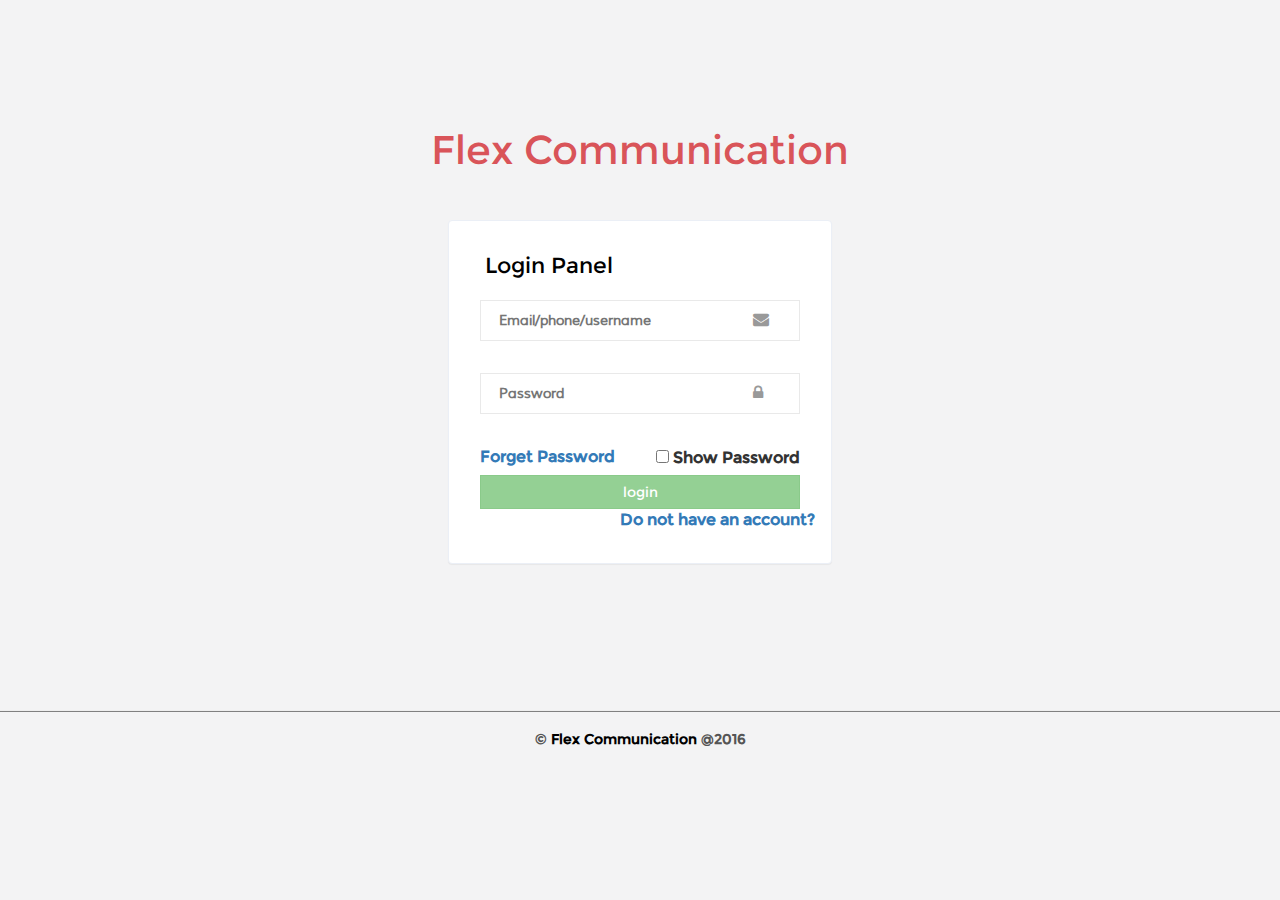
<file: public_html/signin.html>
<!--
Author: W3layouts
Author URL: http://w3layouts.com
License: Creative Commons Attribution 3.0 Unported
License URL: http://creativecommons.org/licenses/by/3.0/
-->
<!DOCTYPE HTML>
<html ng-app='login'>
    <head>
        <title>Flex Tracker</title>
        <meta name="viewport" content="width=device-width, initial-scale=1">
        <meta http-equiv="Content-Type" content="text/html; charset=utf-8" />

        <script type="application/x-javascript"> 
            addEventListener("load", function() { setTimeout(hideURLbar, 0); }, false); 
            function hideURLbar(){ window.scrollTo(0,1); }
        </script>
        <link href="css/bootstrap.min.css" rel='stylesheet' type='text/css' />
        <!-- Custom Theme files -->
        <script src="js/jquery.min.js"></script>
        <script src="angularjs/angularMain/angular.min.js"></script>
        <script src="angularjs/angularMain/angular-route.js"></script>
        <script src="angularjs/angularMain/angular-resource.js"></script>
        <script src="angularjs/angularMain/customSelect.js"></script>
        <script src="angularjs/angularMain/format.js"></script>
        <script src="angularjs/controllers/login.js"></script>
        <link href="css/style.css" rel='stylesheet' type='text/css' />
        <link href="css/font-awesome.css" rel="stylesheet"> 
        <script src="js/jquery.min.js"></script>
        <script src="js/bootstrap.min.js"></script>
    </head>
    <body>
        <div class="login" ng-controller="loginCntrl">
            <h1><a href="index.html">Flex Communication </a><b>
                 <!--   <div ng-show="online" class="fa fa-circle-thin btn-success"></div>
                    <div ng-hide="online" class="fa fa-circle btn-danger"></div></b>
                 -->
            </h1>
            <div class="login-bottom" ng-hide="data.showPassswordRetrival" ng-init="data.showPassswordRetrival = false">
                <h2>Login Panel</h2>
                <form name='userLoginForm' novalidate="">
                    <div class="col-md-12">
                       <div online-status></div>
                        <div class="login-mail">
                            <input type="text" placeholder="Email/phone/username" 
                                   ng-model='data.userLogin.username'
                                   required="">
                            <i class="fa fa-envelope"></i>
                        </div>
                        <div class="login-mail">
                            <input type="{{data.userLogin.inputType}}" ng-init="data.userLogin.inputType = 'password'" 
                                   placeholder="Password" required="" 
                                   ng-model='data.userLogin.password'>
                            <i class="fa fa-lock"></i>
                        </div>
                        <a class="news-letter " href="#">


                            <i> </i><a ng-click="data.changeLoginpanel(data.showPassswordRetrival)">Forget Password</a>

                            <label class=" pull-right">
                                <input type="checkbox" ng-model='data.userLogin.showPassword' 
                                       ng-init="data.userLogin.showPassword = 'false'"
                                       ng-click="data.changeDisplayPassword(data.userLogin.showPassword)"
                                       name="checkbox" >
                                <i> </i>Show Password
                            </label>
                        </a>

                    </div>
                    <div class="col-md-12 login-do">
                        <button class="btn btn-success col-md-12" ng-disabled="userLoginForm.$invalid"
                                ng-click='data.userLoginFxn(data.userLogin)'
                                >login</button>

                    </div>
                    <p class='pull-right'><a href='signup.html'>Do not have an account?</a></p>
                    <div class="clearfix"> </div>
                </form>
            </div>

            <div class="login-bottom" ng-show="data.showPassswordRetrival">
                <h2>Password Retrieval</h2>
                <form name='passwordRtvl' novalidate="">
                    <div class="col-md-12">
                        <div class="login-mail">
                            <input type="text" placeholder="Email/phone/username" 
                                   ng-model='data.passswordRetrival.username' name='username'
                                   required="">
                            <i class="fa fa-envelope"></i>
                        </div>
                        <span style="color:red" ng-show="passwordRtvl.username.$dirty && passwordRtvl.username.$error.required">
                            field is required.    
                        </span>
                    </div>
                    <div class="col-md-12 login-do">
                        <button class="btn btn-success col-md-12" ng-disabled="passwordRtvl.$invalid">Send</button>

                    </div>
                    <p class='pull-right'><br>
                        <a ng-click="data.changeLoginpanel(data.showPassswordRetrival)"><<< Return To Login</a>
                    </p>
                    <div class="clearfix"> </div>
                </form>
            </div>

        </div>
        <!---->
        <div class="copy-right">
            <hr >
            <p> &copy;  
                <a href="http://flex.com/" target="_blank">Flex Communication</a> @2016</p>	    </div>  
        <!---->
        <!--scrolling js-->
        <script src="js/jquery.nicescroll.js"></script>
        <script src="js/scripts.js"></script>
        <!--//scrolling js-->
    </body>
</html>
</file>
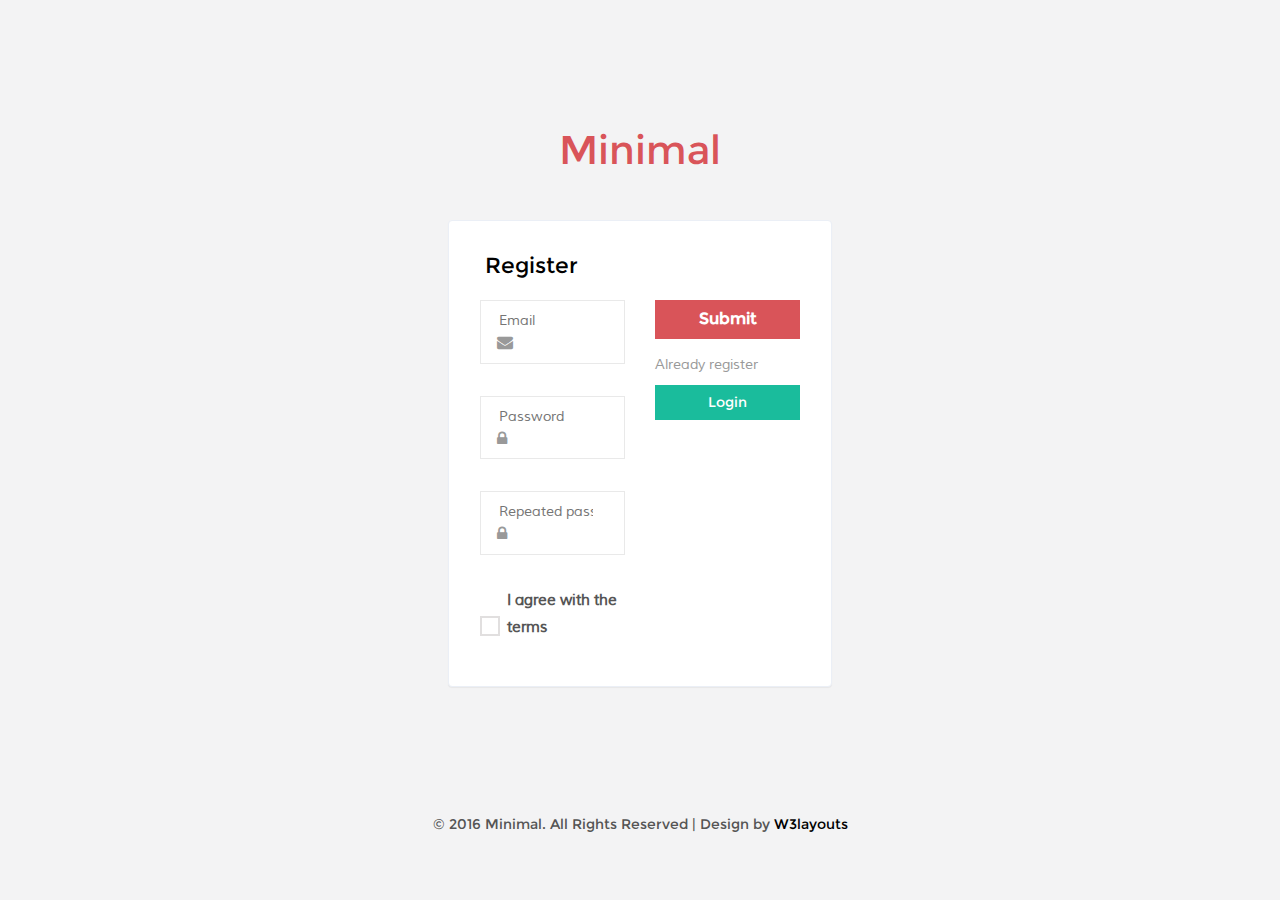
<file: public_html/signup.html>
<!--
Author: W3layouts
Author URL: http://w3layouts.com
License: Creative Commons Attribution 3.0 Unported
License URL: http://creativecommons.org/licenses/by/3.0/
-->
<!DOCTYPE HTML>
<html>
<head>
<title>Minimal an Admin Panel Category Flat Bootstrap Responsive Website Template | Signup :: w3layouts</title>
<meta name="viewport" content="width=device-width, initial-scale=1">
<meta http-equiv="Content-Type" content="text/html; charset=utf-8" />
<meta name="keywords" content="Minimal Responsive web template, Bootstrap Web Templates, Flat Web Templates, Android Compatible web template, 
Smartphone Compatible web template, free webdesigns for Nokia, Samsung, LG, SonyEricsson, Motorola web design" />
<script type="application/x-javascript"> addEventListener("load", function() { setTimeout(hideURLbar, 0); }, false); function hideURLbar(){ window.scrollTo(0,1); } </script>
<link href="css/bootstrap.min.css" rel='stylesheet' type='text/css' />
<!-- Custom Theme files -->
<link href="css/style.css" rel='stylesheet' type='text/css' />
<link href="css/font-awesome.css" rel="stylesheet"> 
<script src="js/jquery.min.js"> </script>
<script src="js/bootstrap.min.js"> </script>
</head>
<body>
	<div class="login">
		<h1><a href="index.html">Minimal </a></h1>
		<div class="login-bottom">
			<h2>Register</h2>
			<div class="col-md-6">
				<div class="login-mail">
					<input type="text" placeholder="Email" required="">
					<i class="fa fa-envelope"></i>
				</div>
				<div class="login-mail">
					<input type="password" placeholder="Password" required="">
					<i class="fa fa-lock"></i>
				</div>
				<div class="login-mail">
					<input type="password" placeholder="Repeated password" required="">
					<i class="fa fa-lock"></i>
				</div>
				  <a class="news-letter" href="#">
						 <label class="checkbox1"><input type="checkbox" name="checkbox" ><i> </i>I agree with the terms</label>
					   </a>
	
			</div>
			<div class="col-md-6 login-do">
				<label class="hvr-shutter-in-horizontal login-sub">
					<input type="submit" value="Submit">
					</label>
					<p>Already register</p>
				<a href="signin.html" class="hvr-shutter-in-horizontal">Login</a>
			</div>
			<div class="clearfix"> </div>
		</div>
	</div>
		<!---->
<div class="copy-right">
            <p> &copy; 2016 Minimal. All Rights Reserved | Design by <a href="http://w3layouts.com/" target="_blank">W3layouts</a> </p>	    </div>
	  
<!---->
<!--scrolling js-->
	<script src="js/jquery.nicescroll.js"></script>
	<script src="js/scripts.js"></script>
	<!--//scrolling js-->
</body>
</html>
</file>
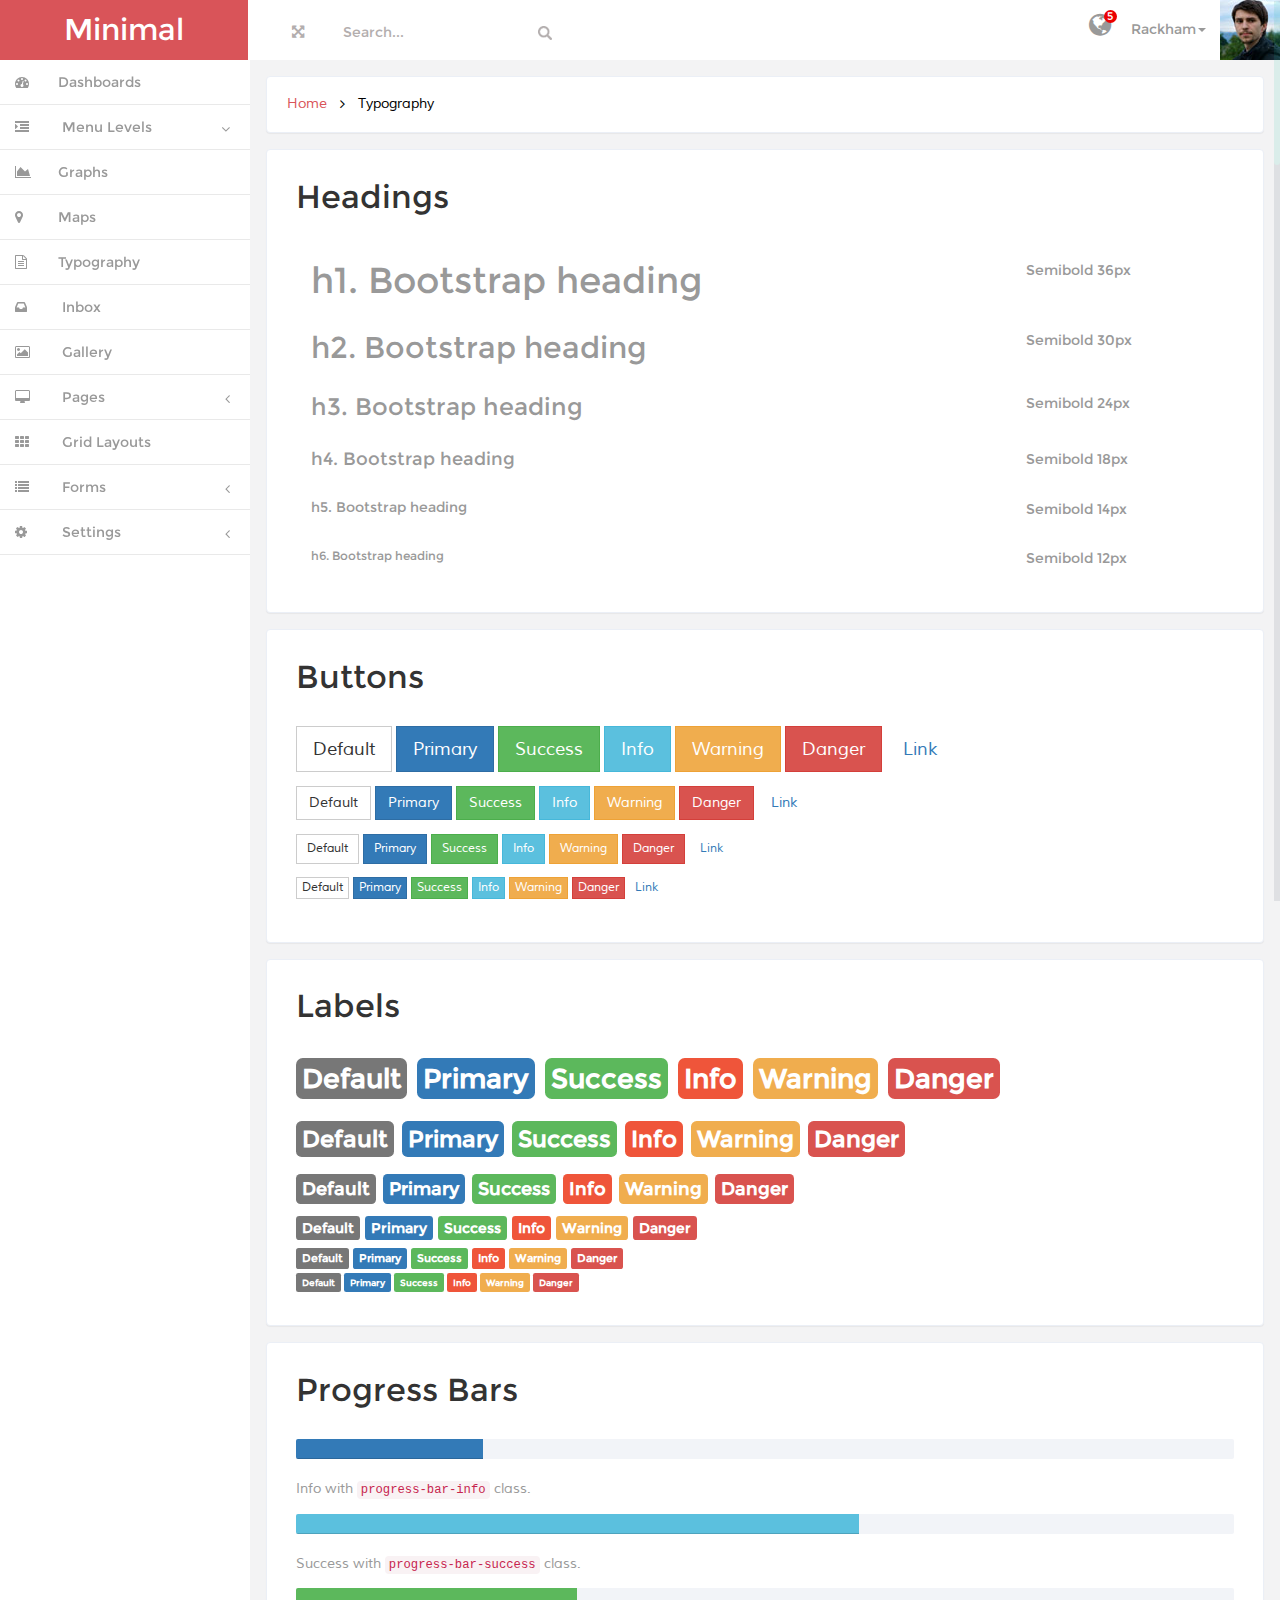
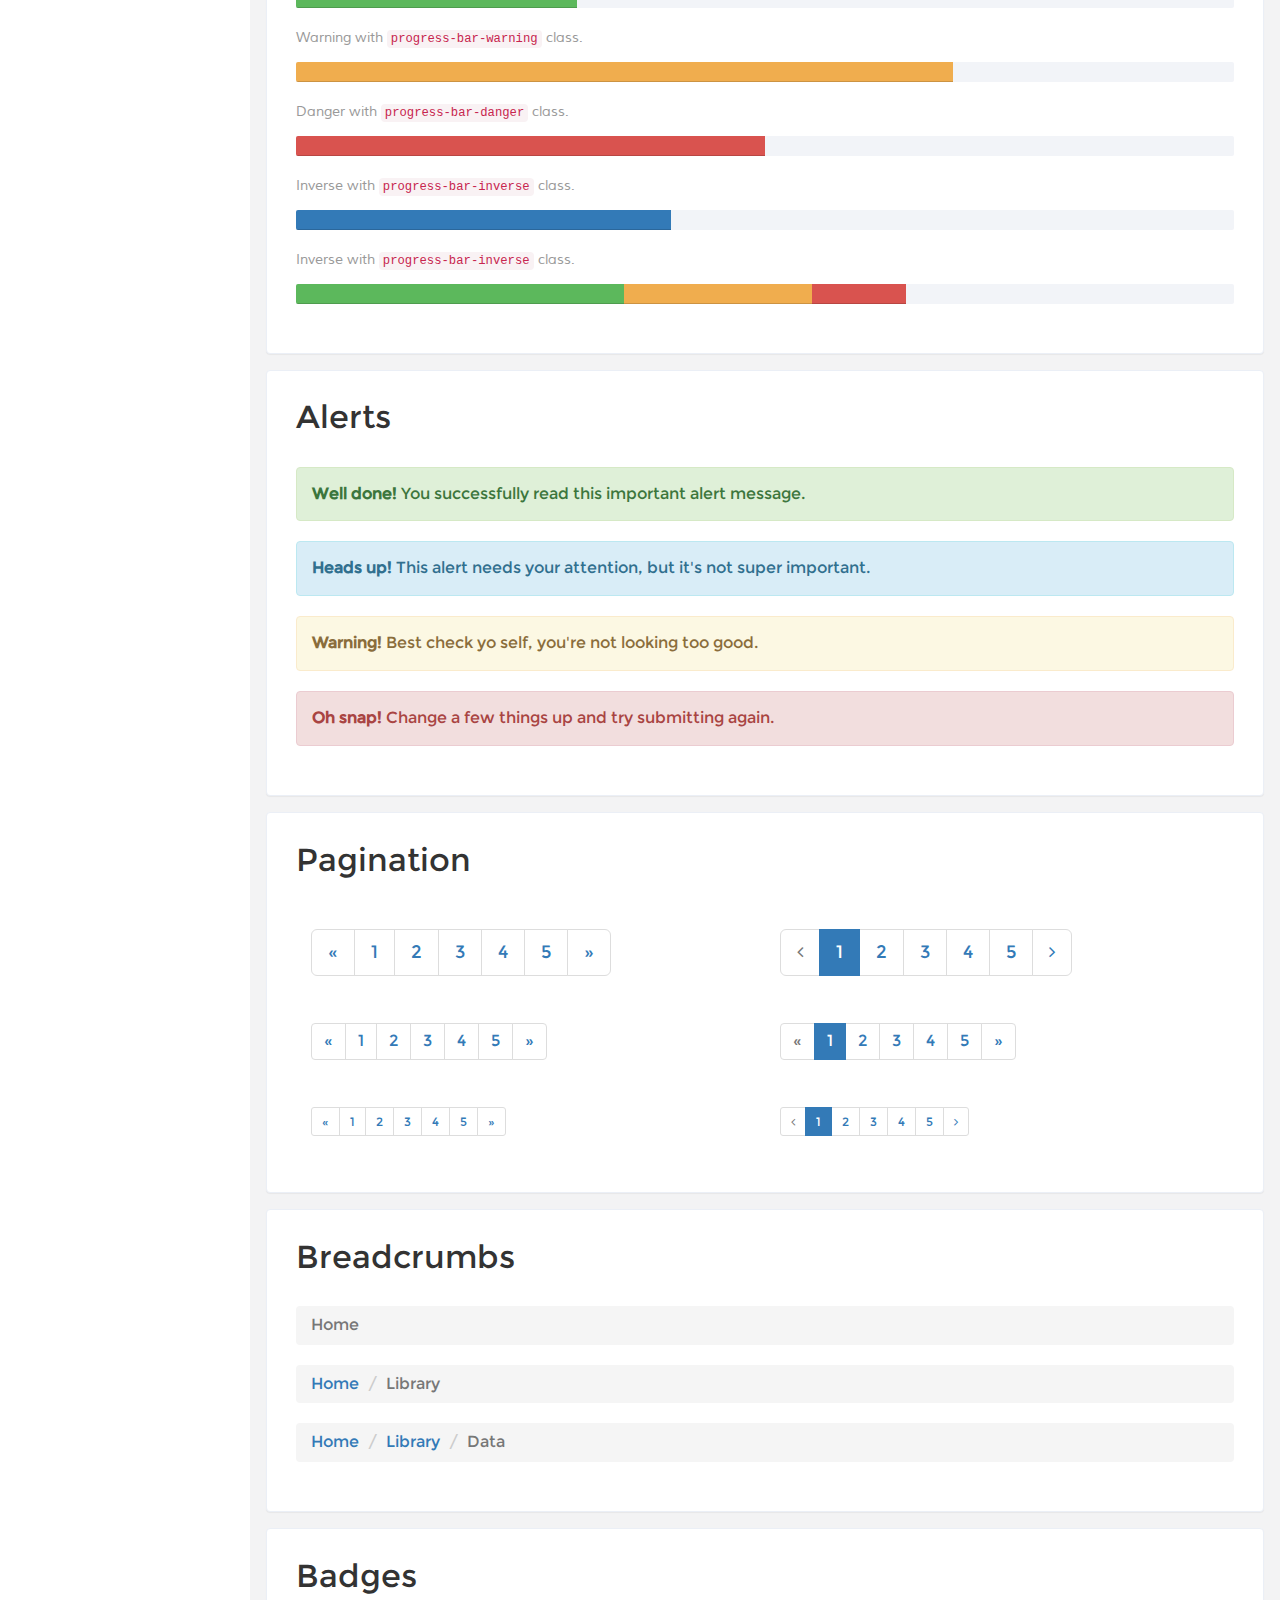
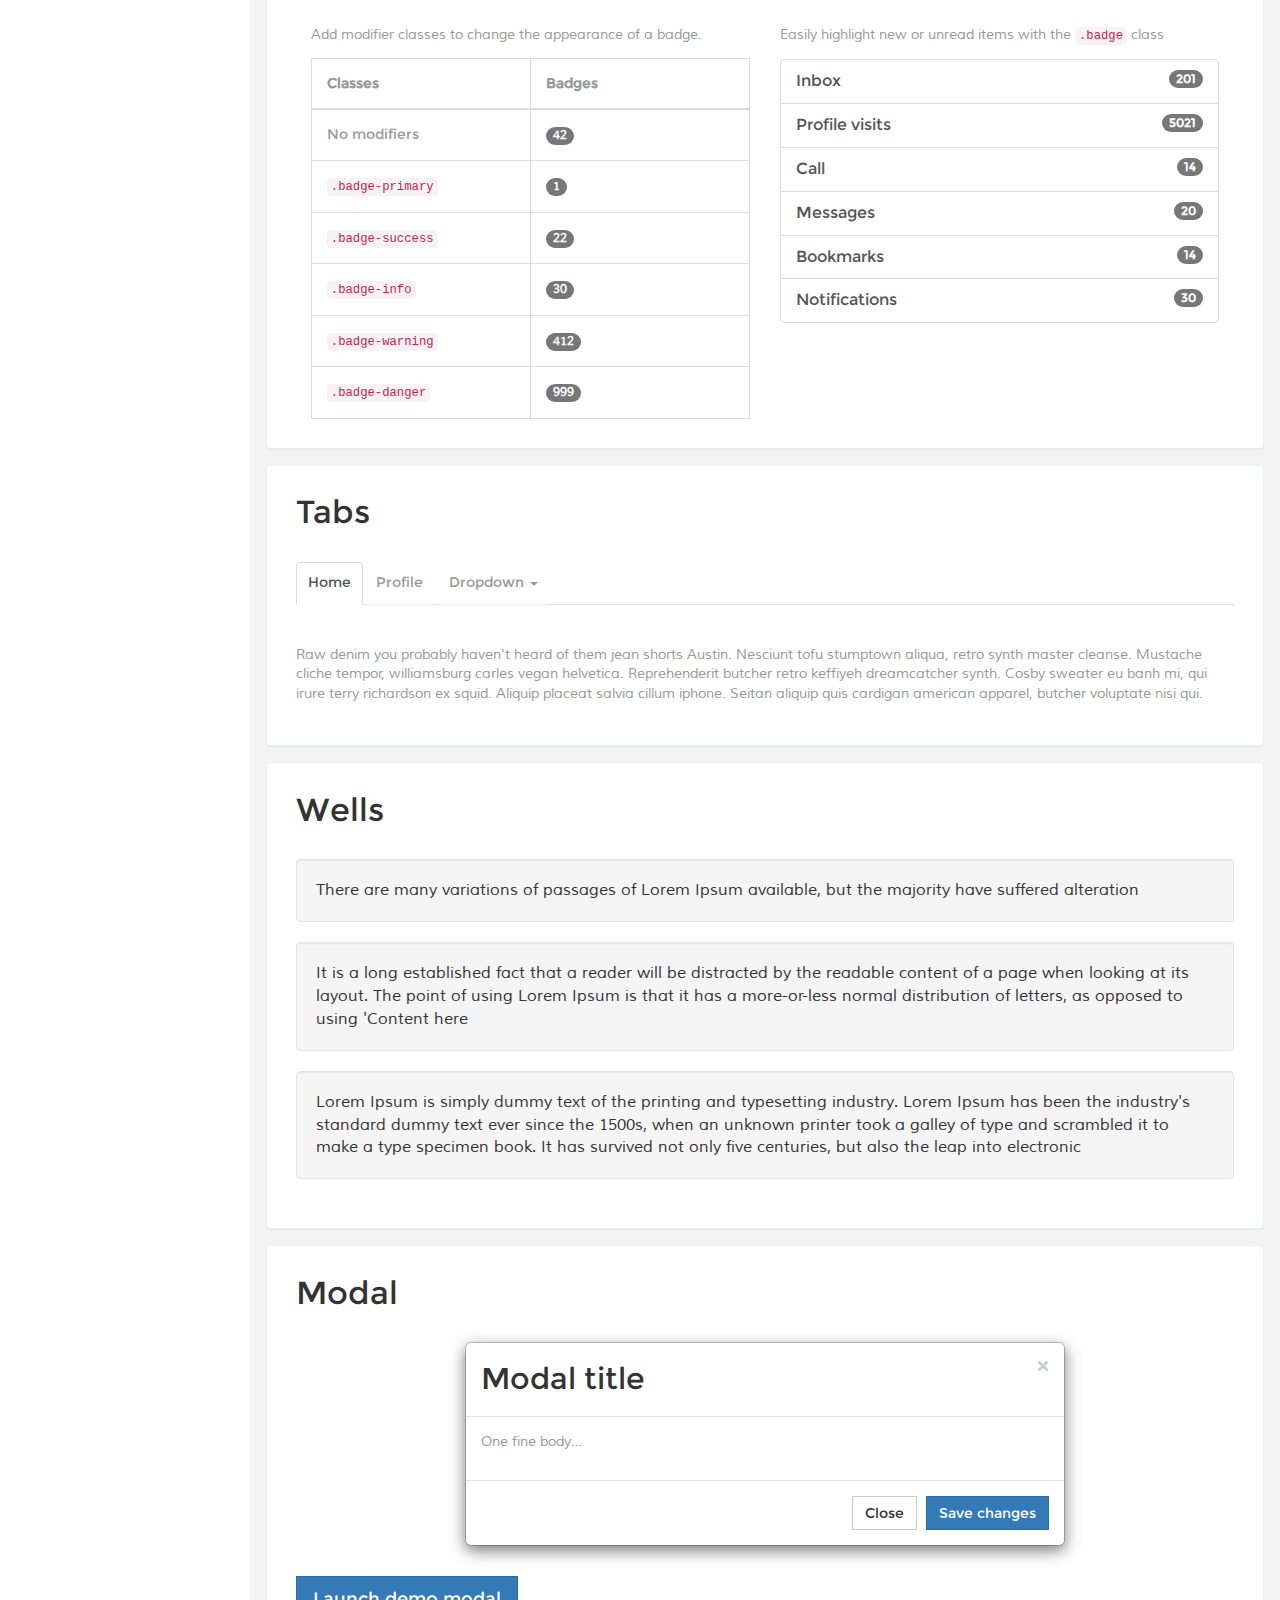
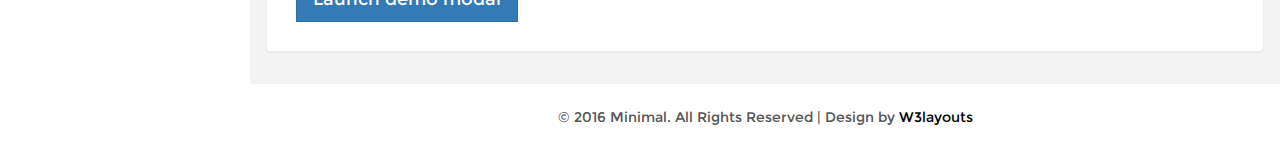
<file: public_html/typography.html>
<!--
Author: W3layouts
Author URL: http://w3layouts.com
License: Creative Commons Attribution 3.0 Unported
License URL: http://creativecommons.org/licenses/by/3.0/
-->
<!DOCTYPE HTML>
<html>
<head>
<title>Minimal an Admin Panel Category Flat Bootstrap Responsive Website Template | Typography :: w3layouts</title>
<meta name="viewport" content="width=device-width, initial-scale=1">
<meta http-equiv="Content-Type" content="text/html; charset=utf-8" />
<meta name="keywords" content="Minimal Responsive web template, Bootstrap Web Templates, Flat Web Templates, Android Compatible web template, 
Smartphone Compatible web template, free webdesigns for Nokia, Samsung, LG, SonyEricsson, Motorola web design" />
<script type="application/x-javascript"> addEventListener("load", function() { setTimeout(hideURLbar, 0); }, false); function hideURLbar(){ window.scrollTo(0,1); } </script>
<link href="css/bootstrap.min.css" rel='stylesheet' type='text/css' />
<!-- Custom Theme files -->
<link href="css/style.css" rel='stylesheet' type='text/css' />
<link href="css/font-awesome.css" rel="stylesheet"> 
<script src="js/jquery.min.js"> </script>
<script src="js/bootstrap.min.js"> </script>
  
<!-- Mainly scripts -->
<script src="js/jquery.metisMenu.js"></script>
<script src="js/jquery.slimscroll.min.js"></script>
<!-- Custom and plugin javascript -->
<link href="css/custom.css" rel="stylesheet">
<script src="js/custom.js"></script>
<script src="js/screenfull.js"></script>
		<script>
		$(function () {
			$('#supported').text('Supported/allowed: ' + !!screenfull.enabled);

			if (!screenfull.enabled) {
				return false;
			}

			

			$('#toggle').click(function () {
				screenfull.toggle($('#container')[0]);
			});
			

			
		});
		</script>


</head>
<body>
<div id="wrapper">
     <!----->
        <nav class="navbar-default navbar-static-top" role="navigation">
             <div class="navbar-header">
                <button type="button" class="navbar-toggle" data-toggle="collapse" data-target=".navbar-collapse">
                    <span class="sr-only">Toggle navigation</span>
                    <span class="icon-bar"></span>
                    <span class="icon-bar"></span>
                    <span class="icon-bar"></span>
                </button>
               <h1> <a class="navbar-brand" href="index.html">Minimal</a></h1>         
			   </div>
			 <div class=" border-bottom">
        	<div class="full-left">
        	  <section class="full-top">
				<button id="toggle"><i class="fa fa-arrows-alt"></i></button>	
			</section>
			<form class=" navbar-left-right">
              <input type="text"  value="Search..." onfocus="this.value = '';" onblur="if (this.value == '') {this.value = 'Search...';}">
              <input type="submit" value="" class="fa fa-search">
            </form>
            <div class="clearfix"> </div>
           </div>
     
       
            <!-- Brand and toggle get grouped for better mobile display -->
		 
		   <!-- Collect the nav links, forms, and other content for toggling -->
		    <div class="drop-men" >
		        <ul class=" nav_1">
		           
		    		<li class="dropdown at-drop">
		              <a href="#" class="dropdown-toggle dropdown-at " data-toggle="dropdown"><i class="fa fa-globe"></i> <span class="number">5</span></a>
		              <ul class="dropdown-menu menu1 " role="menu">
		                <li><a href="#">
		               
		                	<div class="user-new">
		                	<p>New user registered</p>
		                	<span>40 seconds ago</span>
		                	</div>
		                	<div class="user-new-left">
		                
		                	<i class="fa fa-user-plus"></i>
		                	</div>
		                	<div class="clearfix"> </div>
		                	</a></li>
		                <li><a href="#">
		                	<div class="user-new">
		                	<p>Someone special liked this</p>
		                	<span>3 minutes ago</span>
		                	</div>
		                	<div class="user-new-left">
		                
		                	<i class="fa fa-heart"></i>
		                	</div>
		                	<div class="clearfix"> </div>
		                </a></li>
		                <li><a href="#">
		                	<div class="user-new">
		                	<p>John cancelled the event</p>
		                	<span>4 hours ago</span>
		                	</div>
		                	<div class="user-new-left">
		                
		                	<i class="fa fa-times"></i>
		                	</div>
		                	<div class="clearfix"> </div>
		                </a></li>
		                <li><a href="#">
		                	<div class="user-new">
		                	<p>The server is status is stable</p>
		                	<span>yesterday at 08:30am</span>
		                	</div>
		                	<div class="user-new-left">
		                
		                	<i class="fa fa-info"></i>
		                	</div>
		                	<div class="clearfix"> </div>
		                </a></li>
		                <li><a href="#">
		                	<div class="user-new">
		                	<p>New comments waiting approval</p>
		                	<span>Last Week</span>
		                	</div>
		                	<div class="user-new-left">
		                
		                	<i class="fa fa-rss"></i>
		                	</div>
		                	<div class="clearfix"> </div>
		                </a></li>
		                <li><a href="#" class="view">View all messages</a></li>
		              </ul>
		            </li>
					<li class="dropdown">
		              <a href="#" class="dropdown-toggle dropdown-at" data-toggle="dropdown"><span class=" name-caret">Rackham<i class="caret"></i></span><img src="images/wo.jpg"></a>
		              <ul class="dropdown-menu " role="menu">
		                <li><a href="profile.html"><i class="fa fa-user"></i>Edit Profile</a></li>
		                <li><a href="inbox.html"><i class="fa fa-envelope"></i>Inbox</a></li>
		                <li><a href="calendar.html"><i class="fa fa-calendar"></i>Calender</a></li>
		                <li><a href="inbox.html"><i class="fa fa-clipboard"></i>Tasks</a></li>
		              </ul>
		            </li>
		           
		        </ul>
		     </div><!-- /.navbar-collapse -->
			<div class="clearfix">
       
     </div>
	  
		    <div class="navbar-default sidebar" role="navigation">
                <div class="sidebar-nav navbar-collapse">
                <ul class="nav" id="side-menu">
				
                    <li>
                        <a href="index.html" class=" hvr-bounce-to-right"><i class="fa fa-dashboard nav_icon "></i><span class="nav-label">Dashboards</span> </a>
                    </li>
                   
                    <li>
                        <a href="#" class=" hvr-bounce-to-right"><i class="fa fa-indent nav_icon"></i> <span class="nav-label">Menu Levels</span><span class="fa arrow"></span></a>
                        <ul class="nav nav-second-level">
                            <li><a href="graphs.html" class=" hvr-bounce-to-right"> <i class="fa fa-area-chart nav_icon"></i>Graphs</a></li>
                            
                            <li><a href="maps.html" class=" hvr-bounce-to-right"><i class="fa fa-map-marker nav_icon"></i>Maps</a></li>
			
						<li><a href="typography.html" class=" hvr-bounce-to-right"><i class="fa fa-file-text-o nav_icon"></i>Typography</a></li>

					   </ul>
                    </li>
					 <li>
                        <a href="inbox.html" class=" hvr-bounce-to-right"><i class="fa fa-inbox nav_icon"></i> <span class="nav-label">Inbox</span> </a>
                    </li>
                    
                    <li>
                        <a href="gallery.html" class=" hvr-bounce-to-right"><i class="fa fa-picture-o nav_icon"></i> <span class="nav-label">Gallery</span> </a>
                    </li>
                     <li>
                        <a href="#" class=" hvr-bounce-to-right"><i class="fa fa-desktop nav_icon"></i> <span class="nav-label">Pages</span><span class="fa arrow"></span></a>
                        <ul class="nav nav-second-level">
                            <li><a href="404.html" class=" hvr-bounce-to-right"> <i class="fa fa-info-circle nav_icon"></i>Error 404</a></li>
                            <li><a href="faq.html" class=" hvr-bounce-to-right"><i class="fa fa-question-circle nav_icon"></i>FAQ</a></li>
                            <li><a href="blank.html" class=" hvr-bounce-to-right"><i class="fa fa-file-o nav_icon"></i>Blank</a></li>
                       </ul>
                    </li>
                     <li>
                        <a href="layout.html" class=" hvr-bounce-to-right"><i class="fa fa-th nav_icon"></i> <span class="nav-label">Grid Layouts</span> </a>
                    </li>
                   
                    <li>
                        <a href="#" class=" hvr-bounce-to-right"><i class="fa fa-list nav_icon"></i> <span class="nav-label">Forms</span><span class="fa arrow"></span></a>
                        <ul class="nav nav-second-level">
                            <li><a href="forms.html" class=" hvr-bounce-to-right"><i class="fa fa-align-left nav_icon"></i>Basic forms</a></li>
                            <li><a href="validation.html" class=" hvr-bounce-to-right"><i class="fa fa-check-square-o nav_icon"></i>Validation</a></li>
                        </ul>
                    </li>
                   
                    <li>
                        <a href="#" class=" hvr-bounce-to-right"><i class="fa fa-cog nav_icon"></i> <span class="nav-label">Settings</span><span class="fa arrow"></span></a>
                        <ul class="nav nav-second-level">
                            <li><a href="signin.html" class=" hvr-bounce-to-right"><i class="fa fa-sign-in nav_icon"></i>Signin</a></li>
                            <li><a href="signup.html" class=" hvr-bounce-to-right"><i class="fa fa-sign-in nav_icon"></i>Singup</a></li>
                        </ul>
                    </li>
                </ul>
            </div>
			</div>
        </nav>
		 <div id="page-wrapper" class="gray-bg dashbard-1">
       <div class="content-main">
 
 	<!--banner-->	
		     <div class="banner">
		    	<h2>
				<a href="index.html">Home</a>
				<i class="fa fa-angle-right"></i>
				<span>Typography</span>
				</h2>
		    </div>
		<!--//banner-->
 	<!--grid-->
 	<div class="typo-grid">
 	  
        <div class="typo-1">
  <div class="grid_3 grid_4">
  <h3 class="head-top">Headings</h3>
  <div class="bs-example">
    <table class="table">
      <tbody>
        <tr>
          <td><h1 id="h1.-bootstrap-heading">h1. Bootstrap heading<a class="anchorjs-link" href="#h1.-bootstrap-heading"><span class="anchorjs-icon"></span></a></h1></td>
          <td class="type-info">Semibold 36px</td>
        </tr>
        <tr>
          <td><h2 id="h2.-bootstrap-heading">h2. Bootstrap heading<a class="anchorjs-link" href="#h2.-bootstrap-heading"><span class="anchorjs-icon"></span></a></h2></td>
          <td class="type-info">Semibold 30px</td>
        </tr>
        <tr>
          <td><h3 id="h3.-bootstrap-heading">h3. Bootstrap heading<a class="anchorjs-link" href="#h3.-bootstrap-heading"><span class="anchorjs-icon"></span></a></h3></td>
          <td class="type-info">Semibold 24px</td>
        </tr>
        <tr>
          <td><h4 id="h4.-bootstrap-heading">h4. Bootstrap heading<a class="anchorjs-link" href="#h4.-bootstrap-heading"><span class="anchorjs-icon"></span></a></h4></td>
          <td class="type-info">Semibold 18px</td>
        </tr>
        <tr>
          <td><h5 id="h5.-bootstrap-heading">h5. Bootstrap heading<a class="anchorjs-link" href="#h5.-bootstrap-heading"><span class="anchorjs-icon"></span></a></h5></td>
          <td class="type-info">Semibold 14px</td>
        </tr>
        <tr>
          <td><h6>h6. Bootstrap heading</h6></td>
          <td class="type-info">Semibold 12px</td>
        </tr>
      </tbody>
    </table>
    </div>
  </div>
  <div class="grid_3 grid_5">
  	<h3 class="head-top">Buttons</h3>
  	 <div class="but_list">
      <p>
        <button type="button" class="btn btn-lg btn-default">Default</button>
        <button type="button" class="btn btn-lg btn-primary">Primary</button>
        <button type="button" class="btn btn-lg btn-success warning_1">Success</button>
        <button type="button" class="btn btn-lg btn-info">Info</button>
        <button type="button" class="btn btn-lg btn-warning warning_11">Warning</button>
        <button type="button" class="btn btn-lg btn-danger">Danger</button>
        <button type="button" class="btn btn-lg btn-link">Link</button>
      </p>
      <p>
        <button type="button" class="btn btn-default">Default</button>
        <button type="button" class="btn btn-primary">Primary</button>
        <button type="button" class="btn btn-success warning_2">Success</button>
        <button type="button" class="btn btn-info">Info</button>
        <button type="button" class="btn btn-warning warning_22">Warning</button>
        <button type="button" class="btn btn-danger">Danger</button>
        <button type="button" class="btn btn-link">Link</button>
      </p>
      <p>
        <button type="button" class="btn btn-sm btn-default">Default</button>
        <button type="button" class="btn btn-sm btn-primary">Primary</button>
        <button type="button" class="btn btn-sm btn-success warning_3">Success</button>
        <button type="button" class="btn btn-sm btn-info">Info</button>
        <button type="button" class="btn btn-sm btn-warning warning_33">Warning</button>
        <button type="button" class="btn btn-sm btn-danger">Danger</button>
        <button type="button" class="btn btn-sm btn-link">Link</button>
      </p>
      <p>
        <button type="button" class="btn btn-xs btn-default">Default</button>
        <button type="button" class="btn btn-xs btn-primary">Primary</button>
        <button type="button" class="btn btn-xs btn-success warning_4">Success</button>
        <button type="button" class="btn btn-xs btn-info">Info</button>
        <button type="button" class="btn btn-xs btn-warning warning_44">Warning</button>
        <button type="button" class="btn btn-xs btn-danger">Danger</button>
        <button type="button" class="btn btn-xs btn-link">Link</button>
      </p>
    </div>
  </div>
  <div class="grid_3 grid_5">
  	<h3 class="head-top">Labels</h3>
     <div class="but_list">
      <h1>
        <span class="label label-default">Default</span>
        <span class="label label-primary">Primary</span>
        <span class="label label-success">Success</span>
        <span class="label label-info">Info</span>
        <span class="label label-warning">Warning</span>
        <span class="label label-danger">Danger</span>
      </h1>
      <h2>
        <span class="label label-default">Default</span>
        <span class="label label-primary">Primary</span>
        <span class="label label-success">Success</span>
        <span class="label label-info">Info</span>
        <span class="label label-warning">Warning</span>
        <span class="label label-danger">Danger</span>
      </h2>
      <h3>
        <span class="label label-default">Default</span>
        <span class="label label-primary">Primary</span>
        <span class="label label-success">Success</span>
        <span class="label label-info">Info</span>
        <span class="label label-warning">Warning</span>
        <span class="label label-danger">Danger</span>
      </h3>
      <h4>
        <span class="label label-default">Default</span>
        <span class="label label-primary">Primary</span>
        <span class="label label-success">Success</span>
        <span class="label label-info">Info</span>
        <span class="label label-warning">Warning</span>
        <span class="label label-danger">Danger</span>
      </h4>
      <h5>
        <span class="label label-default">Default</span>
        <span class="label label-primary">Primary</span>
        <span class="label label-success">Success</span>
        <span class="label label-info">Info</span>
        <span class="label label-warning">Warning</span>
        <span class="label label-danger">Danger</span>
      </h5>
      <h6>
        <span class="label label-default">Default</span>
        <span class="label label-primary">Primary</span>
        <span class="label label-success">Success</span>
        <span class="label label-info">Info</span>
        <span class="label label-warning">Warning</span>
        <span class="label label-danger">Danger</span>
      </h6>
     </div>
   </div>
   <div class="grid_3 grid_5">
     <h3 class="head-top">Progress Bars</h3>
         <div class="tab-content">
              <div class="tab-pane active" id="domprogress">
                  <div class="progress">    
                    <div class="progress-bar progress-bar-primary" style="width: 20%"></div>
                  </div>
                  <p>Info with <code>progress-bar-info</code> class.</p>
                  <div class="progress">    
                    <div class="progress-bar progress-bar-info" style="width: 60%"></div>
                  </div>
                  <p>Success with <code>progress-bar-success</code> class.</p>
                  <div class="progress">
                    <div class="progress-bar progress-bar-success" style="width: 30%"></div>
                  </div>
                  <p>Warning with <code>progress-bar-warning</code> class.</p>
                  <div class="progress">
                    <div class="progress-bar progress-bar-warning" style="width: 70%"></div>
                  </div>
                  <p>Danger with <code>progress-bar-danger</code> class.</p>
                  <div class="progress">
                    <div class="progress-bar progress-bar-danger" style="width: 50%"></div>
                  </div>
                  <p>Inverse with <code>progress-bar-inverse</code> class.</p>
                  <div class="progress">
                    <div class="progress-bar progress-bar-inverse" style="width: 40%"></div>
                  </div>
                   <p>Inverse with <code>progress-bar-inverse</code> class.</p>
                  <div class="progress">
                    <div class="progress-bar progress-bar-success" style="width: 35%"><span class="sr-only">35% Complete (success)</span></div>
                    <div class="progress-bar progress-bar-warning" style="width: 20%"><span class="sr-only">20% Complete (warning)</span></div>
                    <div class="progress-bar progress-bar-danger" style="width: 10%"><span class="sr-only">10% Complete (danger)</span></div>
                  </div>
            </div>
       </div>
   </div>
   <div class="grid_3 grid_5">
     <h3 class="head-top">Alerts</h3>
     <div class="but_list">
       <div class="alert alert-success" role="alert">
        <strong>Well done!</strong> You successfully read this important alert message.
       </div>
       <div class="alert alert-info" role="alert">
        <strong>Heads up!</strong> This alert needs your attention, but it's not super important.
       </div>
       <div class="alert alert-warning" role="alert">
        <strong>Warning!</strong> Best check yo self, you're not looking too good.
       </div>
       <div class="alert alert-danger" role="alert">
        <strong>Oh snap!</strong> Change a few things up and try submitting again.
       </div>
     </div>
   </div>
   <div class="grid_3 grid_5">
     <h3 class="head-top">Pagination</h3>
     <div class="col-md-6 page_1">
      <nav>
      <ul class="pagination pagination-lg">
        <li><a href="#" aria-label="Previous"><span aria-hidden="true">«</span></a></li>
        <li><a href="#">1</a></li>
        <li><a href="#">2</a></li>
        <li><a href="#">3</a></li>
        <li><a href="#">4</a></li>
        <li><a href="#">5</a></li>
        <li><a href="#" aria-label="Next"><span aria-hidden="true">»</span></a></li>
      </ul>
      </nav>
      <nav>
      <ul class="pagination">
        <li><a href="#" aria-label="Previous"><span aria-hidden="true">«</span></a></li>
        <li><a href="#">1</a></li>
        <li><a href="#">2</a></li>
        <li><a href="#">3</a></li>
        <li><a href="#">4</a></li>
        <li><a href="#">5</a></li>
        <li><a href="#" aria-label="Next"><span aria-hidden="true">»</span></a></li>
      </ul>
    </nav>
    <nav>
      <ul class="pagination pagination-sm">
        <li><a href="#" aria-label="Previous"><span aria-hidden="true">«</span></a></li>
        <li><a href="#">1</a></li>
        <li><a href="#">2</a></li>
        <li><a href="#">3</a></li>
        <li><a href="#">4</a></li>
        <li><a href="#">5</a></li>
        <li><a href="#" aria-label="Next"><span aria-hidden="true">»</span></a></li>
      </ul>
    </nav>
    </div>
    <div class="col-md-6 page_1">
    	<ul class="pagination pagination-lg">
			<li class="disabled"><a href="#"><i class="fa fa-angle-left"></i></a></li>
			<li class="active"><a href="#">1</a></li>
			<li><a href="#">2</a></li>
			<li><a href="#">3</a></li>
			<li><a href="#">4</a></li>
			<li><a href="#">5</a></li>
			<li><a href="#"><i class="fa fa-angle-right"></i></a></li>
	   </ul>
    <nav>
      <ul class="pagination">
        <li class="disabled"><a href="#" aria-label="Previous"><span aria-hidden="true">«</span></a></li>
        <li class="active"><a href="#">1 <span class="sr-only">(current)</span></a></li>
        <li><a href="#">2</a></li>
        <li><a href="#">3</a></li>
        <li><a href="#">4</a></li>
        <li><a href="#">5</a></li>
        <li><a href="#" aria-label="Next"><span aria-hidden="true">»</span></a></li>
     </ul>
   </nav>
     <ul class="pagination pagination-sm">
		<li class="disabled"><a href="#"><i class="fa fa-angle-left"></i></a></li>
		<li class="active"><a href="#">1</a></li>
		<li><a href="#">2</a></li>
		<li><a href="#">3</a></li>
		<li><a href="#">4</a></li>
		<li><a href="#">5</a></li>
		<li><a href="#"><i class="fa fa-angle-right"></i></a></li>
	</ul>
    </div>
   <div class="clearfix"> </div>
   </div>
   <div class="grid_3 grid_5">
     <h3 class="head-top">Breadcrumbs</h3>
     <div class="but_list">
	    <ol class="breadcrumb">
	      <li class="active">Home</li>
	    </ol>
	    <ol class="breadcrumb">
	      <li><a href="#">Home</a></li>
	      <li class="active">Library</li>
	    </ol>
	    <ol class="breadcrumb">
	      <li><a href="#">Home</a></li>
	      <li><a href="#">Library</a></li>
	      <li class="active">Data</li>
	    </ol>
	  </div>
   </div>
   <div class="grid_3 grid_5">
     <h3 class="head-top">Badges</h3>
       <div class="but_list">
	    <div class="col-md-6 page_1">
			<p>Add modifier classes to change the appearance of a badge.</p>
              <table class="table table-bordered">
				<thead>
					<tr>
						<th width="50%">Classes</th>
						<th width="50%">Badges</th>
					</tr>
				</thead>
				<tbody>
					<tr>
						<td>No modifiers</td>
						<td><span class="badge">42</span></td>
					</tr>
					<tr>
						<td><code>.badge-primary</code></td>
						<td><span class="badge badge-primary">1</span></td>
					</tr>
					<tr>
						<td><code>.badge-success</code></td>
						<td><span class="badge badge-success">22</span></td>
					</tr>
					<tr>
						<td><code>.badge-info</code></td>
						<td><span class="badge badge-info">30</span></td>
					</tr>
					<tr>
						<td><code>.badge-warning</code></td>
						<td><span class="badge badge-warning">412</span></td>
					</tr>
					<tr>
						<td><code>.badge-danger</code></td>
						<td><span class="badge badge-danger">999</span></td>
					</tr>
				</tbody>
			  </table>                    
		</div>
		<div class="col-md-6 page_1">
		  <p>Easily highlight new or unread items with the <code>.badge</code> class</p>
			<div class="list-group list-group-alternate"> 
				<a href="#" class="list-group-item"><span class="badge">201</span> <i class="ti ti-email"></i> Inbox </a> 
				<a href="#" class="list-group-item"><span class="badge badge-primary">5021</span> <i class="ti ti-eye"></i> Profile visits </a> 
				<a href="#" class="list-group-item"><span class="badge">14</span> <i class="ti ti-headphone-alt"></i> Call </a> 
				<a href="#" class="list-group-item"><span class="badge">20</span> <i class="ti ti-comments"></i> Messages </a> 
				<a href="#" class="list-group-item"><span class="badge badge-warning">14</span> <i class="ti ti-bookmark"></i> Bookmarks </a> 
				<a href="#" class="list-group-item"><span class="badge badge-danger">30</span> <i class="ti ti-bell"></i> Notifications </a> 
			</div>
	   </div>
	   <div class="clearfix"> </div>
	   </div>
     </div>
     <div class="grid_3 grid_5">
	     <h3 class="head-top">Tabs</h3>
	     <div class="but_list">
	       <div class="bs-example bs-example-tabs" role="tabpanel" data-example-id="togglable-tabs">
			<ul id="myTab" class="nav nav-tabs" role="tablist">
			  <li role="presentation" class="active"><a href="#home" id="home-tab" role="tab" data-toggle="tab" aria-controls="home" aria-expanded="true">Home</a></li>
			  <li role="presentation"><a href="#profile" role="tab" id="profile-tab" data-toggle="tab" aria-controls="profile">Profile</a></li>
			  <li role="presentation" class="dropdown">
			    <a href="#" id="myTabDrop1" class="dropdown-toggle" data-toggle="dropdown" aria-controls="myTabDrop1-contents">Dropdown <span class="caret"></span></a>
			    <ul class="dropdown-menu" role="menu" aria-labelledby="myTabDrop1" id="myTabDrop1-contents">
			      <li><a href="#dropdown1" tabindex="-1" role="tab" id="dropdown1-tab" data-toggle="tab" aria-controls="dropdown1">@fat</a></li>
			      <li><a href="#dropdown2" tabindex="-1" role="tab" id="dropdown2-tab" data-toggle="tab" aria-controls="dropdown2">@mdo</a></li>
			    </ul>
			  </li>
			</ul>
		<div id="myTabContent" class="tab-content">
		  <div role="tabpanel" class="tab-pane fade in active" id="home" aria-labelledby="home-tab">
		    <p>Raw denim you probably haven't heard of them jean shorts Austin. Nesciunt tofu stumptown aliqua, retro synth master cleanse. Mustache cliche tempor, williamsburg carles vegan helvetica. Reprehenderit butcher retro keffiyeh dreamcatcher synth. Cosby sweater eu banh mi, qui irure terry richardson ex squid. Aliquip placeat salvia cillum iphone. Seitan aliquip quis cardigan american apparel, butcher voluptate nisi qui.</p>
		  </div>
		  <div role="tabpanel" class="tab-pane fade" id="profile" aria-labelledby="profile-tab">
		    <p>Food truck fixie locavore, accusamus mcsweeney's marfa nulla single-origin coffee squid. Exercitation +1 labore velit, blog sartorial PBR leggings next level wes anderson artisan four loko farm-to-table craft beer twee. Qui photo booth letterpress, commodo enim craft beer mlkshk aliquip jean shorts ullamco ad vinyl cillum PBR. Homo nostrud organic, assumenda labore aesthetic magna delectus mollit. Keytar helvetica VHS salvia yr, vero magna velit sapiente labore stumptown. Vegan fanny pack odio cillum wes anderson 8-bit, sustainable jean shorts beard ut DIY ethical culpa terry richardson biodiesel. Art party scenester stumptown, tumblr butcher vero sint qui sapiente accusamus tattooed echo park.</p>
		  </div>
		  <div role="tabpanel" class="tab-pane fade" id="dropdown1" aria-labelledby="dropdown1-tab">
		    <p>Etsy mixtape wayfarers, ethical wes anderson tofu before they sold out mcsweeney's organic lomo retro fanny pack lo-fi farm-to-table readymade. Messenger bag gentrify pitchfork tattooed craft beer, iphone skateboard locavore carles etsy salvia banksy hoodie helvetica. DIY synth PBR banksy irony. Leggings gentrify squid 8-bit cred pitchfork. Williamsburg banh mi whatever gluten-free, carles pitchfork biodiesel fixie etsy retro mlkshk vice blog. Scenester cred you probably haven't heard of them, vinyl craft beer blog stumptown. Pitchfork sustainable tofu synth chambray yr.</p>
		  </div>
		  <div role="tabpanel" class="tab-pane fade" id="dropdown2" aria-labelledby="dropdown2-tab">
		    <p>Trust fund seitan letterpress, keytar raw denim keffiyeh etsy art party before they sold out master cleanse gluten-free squid scenester freegan cosby sweater. Fanny pack portland seitan DIY, art party locavore wolf cliche high life echo park Austin. Cred vinyl keffiyeh DIY salvia PBR, banh mi before they sold out farm-to-table VHS viral locavore cosby sweater. Lomo wolf viral, mustache readymade thundercats keffiyeh craft beer marfa ethical. Wolf salvia freegan, sartorial keffiyeh echo park vegan.</p>
		  </div>
		</div>
   </div>
   </div>
  </div>
  <div class="grid_3 grid_5">
     <h3 class="head-top">Wells</h3>
     <div class="but_list">
       <div class="well">
        There are many variations of passages of Lorem Ipsum available, but the majority have suffered alteration
       </div>
       <div class="well">
        It is a long established fact that a reader will be distracted by the readable content of a page when looking at its layout. The point of using Lorem Ipsum is that it has a more-or-less normal distribution of letters, as opposed to using 'Content here
       </div>
       <div class="well">
        Lorem Ipsum is simply dummy text of the printing and typesetting industry. Lorem Ipsum has been the industry's standard dummy text ever since the 1500s, when an unknown printer took a galley of type and scrambled it to make a type specimen book. It has survived not only five centuries, but also the leap into electronic
       </div>
     </div>
  </div>
  <div class="grid_3 grid_5">
     <h3 class="head-top">Modal</h3>
      <div class="bs-example2">
		<div class="modal-dialog">
			<div class="modal-content">
				<div class="modal-header">
					<button type="button" class="close" data-dismiss="modal" aria-hidden="true">×</button>
					<h2 class="modal-title">Modal title</h2>
				</div>
				<div class="modal-body">
					<p>One fine body…</p>
				</div>
				<div class="modal-footer">
					<button type="button" class="btn btn-default" data-dismiss="modal">Close</button>
					<button type="button" class="btn btn-primary">Save changes</button>
				</div>
			</div><!-- /.modal-content -->
		</div><!-- /.modal-dialog -->
	   </div>
	 <div class="bs-example2 bs-example-padded-bottom">
     <button type="button" class="btn btn-primary btn-lg" data-toggle="modal" data-target="#myModal">
      Launch demo modal
     </button>
     <div class="modal fade" id="myModal" tabindex="-1" role="dialog" aria-labelledby="myModalLabel" aria-hidden="true" style="display: none;">
					<div class="modal-dialog">
						<div class="modal-content">
							<div class="modal-header">
								<button type="button" class="close" data-dismiss="modal" aria-hidden="true">×</button>
								<h2 class="modal-title">Modal title</h2>
							</div>
							<div class="modal-body">
								<h2>Text in a modal</h2>
								<p>Duis mollis, est non commodo luctus, nisi erat porttitor ligula.</p>
                                <h2>Tooltips in a modal</h2>
								<p><a href="#" class="tooltips" title="" data-original-title="Tooltip">This link</a> and <a href="#" class="tooltips" title="" data-original-title="Tooltip">that link</a> should have tooltips on hover.</p>

								<hr>
                                <h2>Overflowing text to show scroll behavior</h2>
								<p>Cras mattis consectetur purus sit amet fermentum. Cras justo odio, dapibus ac facilisis in, egestas eget quam. Morbi leo risus, porta ac consectetur ac, vestibulum at eros.</p>
								<p>Praesent commodo cursus magna, vel scelerisque nisl consectetur et. Vivamus sagittis lacus vel augue laoreet rutrum faucibus dolor auctor.</p>
								<p>Aenean lacinia bibendum nulla sed consectetur. Praesent commodo cursus magna, vel scelerisque nisl consectetur et. Donec sed odio dui. Donec ullamcorper nulla non metus auctor fringilla.</p>
								<p>Cras mattis consectetur purus sit amet fermentum. Cras justo odio, dapibus ac facilisis in, egestas eget quam. Morbi leo risus, porta ac consectetur ac, vestibulum at eros.</p>
								<p>Praesent commodo cursus magna, vel scelerisque nisl consectetur et. Vivamus sagittis lacus vel augue laoreet rutrum faucibus dolor auctor.</p>
								<p><img src="images/pic3.jpg" class="img-responsive" alt="Fountain" class="img-rounded img-responsive"></p>
								<p>Aenean lacinia bibendum nulla sed consectetur. Praesent commodo cursus magna, vel scelerisque nisl consectetur et. Donec sed odio dui. Donec ullamcorper nulla non metus auctor fringilla.</p>
								<p>Cras mattis consectetur purus sit amet fermentum. Cras justo odio, dapibus ac facilisis in, egestas eget quam. Morbi leo risus, porta ac consectetur ac, vestibulum at eros.</p>
								<p>Praesent commodo cursus magna, vel scelerisque nisl consectetur et. Vivamus sagittis lacus vel augue laoreet rutrum faucibus dolor auctor.</p>
								<p>Aenean lacinia bibendum nulla sed consectetur. Praesent commodo cursus magna, vel scelerisque nisl consectetur et. Donec sed odio dui. Donec ullamcorper nulla non metus auctor fringilla.</p>
                            </div>
							<div class="modal-footer">
								<button type="button" class="btn btn-default" data-dismiss="modal">Close</button>
								<button type="button" class="btn btn-primary">Save changes</button>
							</div>
						</div><!-- /.modal-content -->
					</div><!-- /.modal-dialog -->
				</div>
           </div>
         </div>
        
        </div>
      </div>
	
 	<!--//grid-->
		<!---->
<div class="copy">
            <p> &copy; 2016 Minimal. All Rights Reserved | Design by <a href="http://w3layouts.com/" target="_blank">W3layouts</a> </p>	    </div>
		</div>
		</div>
		<div class="clearfix"> </div>
       </div>
     
<!---->
<!--scrolling js-->
	<script src="js/jquery.nicescroll.js"></script>
	<script src="js/scripts.js"></script>
	<!--//scrolling js-->
</body>
</html>
</file>
<file: public_html/css/style.css>
/*
Author: W3layout
Author URL: http://w3layouts.com
License: Creative Commons Attribution 3.0 Unported
License URL: http://creativecommons.org/licenses/by/3.0/
*/
h4, h5, h6,
h1, h2, h3 {margin: 0;}
ul, ol {margin: 0;padding: 0;}
p {margin: 0;}

html, body{
  	font-family:'Montserrat-Regular';
    font-size: 100%;
  	background:#F3F3F4;
  	overflow-x: hidden;
       /* background: url(../images/maps.jpg);*/
}
@font-face{
	font-family:'Montserrat-Regular';
	src:url(../fonts/Montserrat-Regular.ttf) format('truetype');
}
@font-face{
	font-family: 'Muli-Regular';
	src:url(../fonts/Muli-Regular.ttf) format('truetype');
}
body a{
	transition:0.5s all;
	-webkit-transition:0.5s all;
	-moz-transition:0.5s all;
	-o-transition:0.5s all;
	-ms-transition:0.5s all;
}
div#wrapper {
    background-color: #fff;
}
/*-- header --*/
.navbar .navbar-nav li a {
  padding: 0 10px;
  line-height: 56px;
  position: relative;
}
.nav>li>a:focus, .nav>li>a:hover,.navbar-default .navbar-nav>.open>a, .navbar-default .navbar-nav>.open>a:focus, .navbar-default .navbar-nav>.open>a:hover {
  background:none !important;
}
.navbar .navbar-nav li a i {
  border: 1px solid #fff;
  padding: 8px 0;
  width: 32px;
  text-align: center;
  -webkit-border-radius: 50em;
  -moz-border-radius: 50em;
  border-radius: 50em;
  color: #fff;
  height: 32px;
}
.navbar .navbar-nav li .dropdown-menu {
  margin-top: 3px;
  border: none;
  -webkit-border-radius: 0px;
  -moz-border-radius: 0px;
  border-radius: 0px;
  border: 1px solid #e1e6ef;
  -webkit-box-shadow: 0 2px 4px rgba(0, 0, 0, 0.125);
  -moz-box-shadow: 0 2px 4px rgba(0, 0, 0, 0.125);
  box-shadow: 0 2px 4px rgba(0, 0, 0, 0.125);
  padding: 0;
}
.navbar .navbar-nav li .dropdown-menu:before {
  position: absolute;
  top: -9.5px;
  right: 16px;
  display: inline-block;
  border-right: 8px solid transparent;
  border-bottom: 8px solid #e1e6ef;
  border-left: 8px solid transparent;
  content: '';
}
.navbar .navbar-nav li .dropdown-menu li.dropdown-menu-header, .navbar .navbar-nav li .dropdown-menu li.dropdown-menu-footer {
  background:#f2f4f8;
}
.navbar .navbar-nav li.m_2 a {
  line-height:38px;
}
.navbar .navbar-nav li .dropdown-menu li a i {
  margin: 0 10px 0 -5px;
  border: none;
}
.dropdown-menu>li>a:focus, .dropdown-menu>li>a:hover {
  background-color: #f2f4f8 !important;
}
.navbar .navbar-nav li .dropdown-menu li a .label {
  position: absolute;
  right: 10px;
  top: 11px;
}
.label.label-info {
  background-color:#ef553a;
}
.label {
  padding: 4px 6px;
  border: none;
  text-shadow: none;
}

.but_list, .tab-content{
	margin:1.5em 0 0 0;
}

.navbar .navbar-nav li .dropdown-toggle.avatar img {
  height: 40px;
  -webkit-border-radius: 50em;
  -moz-border-radius: 50em;
  border-radius: 50em;
  border: 1px solid #c0cadd;
  margin-top: -4px;
}
.navbar .navbar-nav li .dropdown-menu li a i {
  margin: 0 10px 0 -5px;
  border: none;
  color:rgb(6, 217, 149);
}
.navbar .navbar-nav li .dropdown-menu li.dropdown-menu-header .progress, .navbar .navbar-nav li .dropdown-menu li.dropdown-menu-footer .progress {
  border: 1px solid #e1e6ef;
  background: white;
  box-shadow: none;
}
.progress.thin {
  height: 10px;
}
.progress {
  -webkit-box-shadow: none;
  -moz-box-shadow: none;
  box-shadow: none;
  background: #f2f4f8;
  -webkit-border-radius: 2px;
  -moz-border-radius: 2px;
  border-radius: 2px;
}
.navbar .navbar-nav li .dropdown-menu li.avatar {
  min-width: 300px;
  height: 56px;
  padding: 0px 15px;
}
.navbar .navbar-nav li .dropdown-menu li {
  padding: 0;
  position: relative;
  min-width:100%;
  border-bottom: 1px solid #e1e6ef;
  line-height: 40px;
  padding: 0 15px;
  font-size: 14px;
  width:300px;
}
.navbar .navbar-nav li .dropdown-menu li.avatar a {
  line-height: 59px;
  height: 59px;
  padding: 9px 15px;
}
.navbar .navbar-nav li .dropdown-menu li a {
  -webkit-border-radius: 0px;
  -moz-border-radius: 0px;
  border-radius: 0px;
  line-height: 40px;
  height: 40px;
  margin: 0 -15px;
  padding: 0 15px;
}
.navbar .navbar-nav li .dropdown-menu li a img {
  height: 40px;
  -webkit-border-radius: 50em;
  -moz-border-radius: 50em;
  border-radius: 50em;
  border: 1px solid #e1e6ef;
  margin: 0px 10px 0 -5px;
  float: left;
}
.navbar .navbar-nav li .dropdown-menu li a div {
  font-size: 14px;
  line-height: 26px;
  font-weight: bold;
  color: #000;
}
.navbar .navbar-nav li .dropdown-menu li a small {
  display: block;
  line-height: 12px;
  font-size: 10px;
  margin-top: -3px;
  font-style: italic;
}
.small, small {
  color: #CFCFCF !important;
  font-weight: 300 !important;
}
.navbar .navbar-nav li .dropdown-menu li.avatar a .label {
  top: 20px;
}
.navbar .navbar-nav li a .badge {
  background: #ff5454;
  border: 2px solid white;
  position: absolute;
  top: 9px;
  right: 3px;
  font-size: 8px;
  line-height: 8px;
  padding: 4px 6px;
  -webkit-border-radius: 50em;
  -moz-border-radius: 50em;
  border-radius: 50em;
  min-width: 0;
}
.navbar-default.sidebar {
  background-color: #fff;
  
}
nav.top1.navbar.navbar-default.navbar-static-top {
  background-color:rgb(6, 217, 149);
}
h1 a.navbar-brand {
	color: #fff !important;
	font-size: 30px;
	font-weight: 500;
    padding: 20px 0px;
    background: #d95459;
    text-align: center;
	width:248px;
	height: 60px;
	
}
.navbar-default .navbar-brand:hover {
    color: #fff;
    background-color: #d95459;
}
.navbar-right {
  margin-right: 10px !important;
}
.navbar-right li{
	display:inline-block;
}
i.nav_icon {
  color: #fff;
  margin-right:6px;
}
.sidebar ul li a{
  color: #999;
  font-size:14px;
}

ul.nav.navbar-nav.navbar-right {
  height: 51px;
}

.navbar-default .navbar-nav>.active>a, .navbar-default .navbar-nav>.active>a:focus, .navbar-default .navbar-nav>.active>a:hover {
  background-color:rgba(231, 231, 231, 0) !important;
}


/*----*/
/* Sweep To Bottom */
/* Bounce To Right */
.hvr-bounce-to-right {
  display: inline-block;
  vertical-align: middle;
  -webkit-transform: translateZ(0);
  transform: translateZ(0);
  box-shadow: 0 0 1px rgba(0, 0, 0, 0);
  -webkit-backface-visibility: hidden;
  backface-visibility: hidden;
  -moz-osx-font-smoothing: grayscale;
  position: relative;
  -webkit-transition-property: color;
  transition-property: color;
  -webkit-transition-duration: 0.5s;
  transition-duration: 0.5s;
}
.hvr-bounce-to-right:before {
  content: "";
  position: absolute;
  z-index: -1;
  top: 0;
  left: 0;
  right: 80%;
  bottom: 0;
  background:#7f8c8d;
  -webkit-transform: scaleX(0);
  transform: scaleX(0);
  -webkit-transform-origin: 0 50%;
  transform-origin: 0 50%;
  -webkit-transition-property: transform;
  transition-property: transform;
  -webkit-transition-duration: 0.5s;
  transition-duration: 0.5s;
  -webkit-transition-timing-function: ease-out;
  transition-timing-function: ease-out;
}
.hvr-bounce-to-right:hover, .hvr-bounce-to-right:focus, .hvr-bounce-to-right:active {

}
.hvr-bounce-to-right:hover:before, .hvr-bounce-to-right:focus:before, .hvr-bounce-to-right:active:before {
  -webkit-transform: scaleX(1);
  transform: scaleX(1);
  -webkit-transition-timing-function: cubic-bezier(0.52, 1.64, 0.37, 0.66);
  transition-timing-function: cubic-bezier(0.52, 1.64, 0.37, 0.66);
}
/*----*/
.nav > li > a {
  color: #999;
  font-weight:500;
  padding: 0px 20px 0px 0px;
  font-size: 0.85em;
   border-bottom: 1px solid #E9E9E9;
}
.hvr-bounce-to-right:hover i.nav_icon , 
.hvr-bounce-to-right:focus i.nav_icon, 
.hvr-bounce-to-right:active i.nav_icon{
	color:#fff;

}
.nav > li > a i {
    margin-right: 14px;
}
i.nav_icon {
    color: #999;
    padding: 15px;
    width: 44px;
    height: 44px;
}
span.fa.arrow {
    margin-top: 17px;
}

/**---*/
@media (min-width: 768px) {
  #page-wrapper {
    position: inherit;
    margin: 0 0 0 240px;
    min-height: 1000px;
  }
}


/*--  drop_emnu --*/
a.dropdown-toggle.dropdown-at {
    border-bottom: none;
}

.content-main {
    background-color: #F3F3F4;
	    padding-top: 1em;
}
.navbar-right-left{
	float: right;
}
.navbar-toolbar{
	
}
.full-top{
	float:left;
}
.navbar-left-right{
	float: left;
	margin-left: 6%;
}
.border-bottom {
    background-color: #fff;
}
.full-left {
    float: left;
    width: 40%;
    margin-left: 3%;
   margin-top: 1.3em;
}
.full-left button{
    background: none;
    border: none;
    outline: none;
        color: #B3AEAE;
    font-size: 0.9em;
}
nav.navbar.navbar-static-top {
    float: right;
}
.navbar-left-right input[type="text"]{
	background: none;
	border: none;
	outline: none;
	color:#B3AEAE;
	font-size: 0.9em;	
}
.navbar-left-right input[type="submit"]{
	background: url(../images/search.png) 0px 2px no-repeat;
	width:16px;
	height:16px;
	border: none;
	outline: none;
	color:#B3AEAE;
	font-size: 0.9em;
	
}
.drop-men {
    float: right;
}
.dropdown-at {
    padding: 0 !important;
    position: relative;
    color: #999;
    font-size: 0.9em;
    text-decoration: none ;
}
.dropdown-at:hover,.dropdown-at:focus {
    text-decoration: none ;
}
.dropdown-at img{
	    margin: 0 0em 0 1em;
}
i.fa.fa-globe {
    font-size: 1.8em;
    color: #999;
}
.dropdown, .dropup {
    display: inline-block;
	padding:0;
}
.at-drop {
   padding:0 1em ;
}
.number{
	position: absolute;
    top: -10px;
    background-color: #EB0000;
    color: #fff;
    border-radius: 100px;
    width: 13px;
    height: 13px;
    font-size: 11px;
    line-height: 1.2em;
    right: -6px;
    text-align: center;
}
.user-new{
	float: left;
}
.user-new p{
	color:#000;
	font-size: 1em;
}
.user-new span{
	color:#B1B0B0;
	font-size: 0.8em;
	font-family: 'Muli-Regular';
}
.user-new-left {
    float: right;
}
.user-new-left i.fa-user-plus,.user-new-left i.fa-heart,.user-new-left i.fa-times
,.user-new-left i.fa-info,.user-new-left i.fa-rss{
   font-size: 12px;
    color: #fff;
    background-color: #3BB2D0;
    border-radius: 4px;
    width: 22px;
    height: 18px;
    text-align: center;
    line-height: 1.5em;
}
.user-new-left i.fa-heart{
	background-color: #1ABC9C;
}
.user-new-left i.fa-times{
	background-color: #8a8acb;
}
.user-new-left i.fa-info{
	background-color:#FBB03B;
}
.user-new-left i.fa-rss{
	background-color: #ED6498;
}
.dropdown-menu {
    min-width: 160px;
	left:-2em;
}
.menu1{
	top:172%;
	left: -11em;
    min-width: 325px;
	padding:0;
}
.dropdown-menu {
    padding: 0px 0;
}
.dropdown-menu li a i{
	color: #B3AEAE;
    font-size: 14px;
    margin-right: 6%;	
}
.dropdown-menu li a {
    padding: 9px 20px;
	color:#999;
}
.dropdown-menu li {
    border-bottom: 1px solid #F7F7F7 ;
}
.dropdown-menu li:last-child {
    border-bottom: none;
}
.nav>li>a:focus, .nav>li>a:hover {
    background: none;
}
.view{
	text-align: center;
}
.dropdown-menu>li>a.view:focus, .dropdown-menu>li>a.view:hover{
	background: none;
	color: #d95459;
}
 .dropdown-menu {
 border: 1px solid #ebeff6;
    border-radius: 4px;
	-webkit-border-radius: 4px;
	-o-border-radius: 4px;
	-moz-border-radius: 4px;
	-ms-border-radius: 4px;
    -webkit-box-shadow: 0 1px 1px rgba(0,0,0,.05);
    box-shadow: 0 1px 1px rgba(0,0,0,.05);
	margin:0;
}
/*----*/
.banner { 
    background: #fff;
    display: block;
    margin: 0em 1em ;
	padding:1em;
	border: 1px solid #ebeff6;
    border-color: #ebeff6;
    border-radius: 4px;
	-webkit-border-radius: 4px;
	-o-border-radius: 4px;
	-moz-border-radius: 4px;
	-ms-border-radius: 4px;
    -webkit-box-shadow: 0 1px 1px rgba(0,0,0,.05);
    box-shadow: 0 1px 1px rgba(0,0,0,.05);
}
.banner  h2{
	font-size:0.9em;
}
.banner  h2 a { 
    color:#D95459;
	text-decoration:none;
	font-family: 'Muli-Regular';
	padding:0.3em ;
}
.banner  h2 span{ 
    color:#000;
	font-family: 'Muli-Regular';
	padding:0.3em ;
}
.banner  h2 i{ 
    color:#000;
	vertical-align:middle;
	padding:0.3em ;
}
/*--content--*/
.content-top-1 {
    background-color: #fff;
   	padding: 1.8em;
   	margin-bottom: 1em; 
    border: 1px solid #ebeff6;
    border-radius: 4px;
	-webkit-border-radius: 4px;
	-o-border-radius: 4px;
	-moz-border-radius: 4px;
	-ms-border-radius: 4px;
    -webkit-box-shadow: 0 1px 1px rgba(0,0,0,.05);
    box-shadow: 0 1px 1px rgba(0,0,0,.05);
}
.content-top-1:last-child {
   	margin-bottom: 0em; 
}
.content-graph {
    background-color: #fff;
    border: 1px solid #ebeff6;
    border-radius: 4px;
    -webkit-border-radius: 4px;
    -o-border-radius: 4px;
    -moz-border-radius: 4px;
    -ms-border-radius: 4px;
    -webkit-box-shadow: 0 1px 1px rgba(0,0,0,.05);
    box-shadow: 0 1px 1px rgba(0,0,0,.05);
}
.content-top-2 {
    padding-left: 0;
	position:relative;
}
.content-color {
    position: absolute;
    top: 3%;
    right: 6%;
    border:1px solid #F3F3F4;
	padding:1em;
	width:150px;
}
.content-ch,.content-ch1 {
	font-size:0.8em;
	color:#999;
}
.content-ch p,.content-ch1 p{
	float:left;
}
.content-ch i{
	width:10px;
	height:10px;
	border:2px solid #999;
	display: inline-block;
	margin-right:5px;
}
.content-ch1 i{
	width:10px;
	height:10px;
	border:2px solid #FBB03B;
	background:#FBB03B;
	display: inline-block;
	margin-right:5px;
}
.content-ch span,.content-ch1 span{
	float:right;
}
.top-content h5 {
    font-size: 1.3em;
    color: #B3AEAE;
	font-family: 'Muli-Regular';
}
.top-content label {
    font-size: 2.3em;
    color: #000;
}
.content-top {
    padding: 1em 0;
}

/*--pie-chart---*/
.pie-title-center {
  display: inline-block;
  position: relative;
  text-align: center;
}

.pie-value {
  display: block;
  position: absolute;
  font-size: 14px;
  height: 40px;
  top: 50%;
  left: 0;
  right: 0;
  margin-top: -20px;
  line-height: 40px;
}
/*----*/

 /*-----*/
.mid-content-top{
	padding-left: 0;
}
.middle-content{
 	background: #fff;
 	padding:2.15em;
    border: 1px solid #ebeff6;
    border-radius: 4px;
	-webkit-border-radius: 4px;
	-o-border-radius: 4px;
	-moz-border-radius: 4px;
	-ms-border-radius: 4px;
    -webkit-box-shadow: 0 1px 1px rgba(0,0,0,.05);
    box-shadow: 0 1px 1px rgba(0,0,0,.05);
}
.middle-content h3{
 	font-size: 1.5em;
 	color:#000;
 	margin-bottom: 1em;
}   

/*----*/
.weather {
    background-color: #fff;
    border: 1px solid #ebeff6;
    border-radius: 4px;
	-webkit-border-radius: 4px;
	-o-border-radius: 4px;
	-moz-border-radius: 4px;
	-ms-border-radius: 4px;
    -webkit-box-shadow: 0 1px 1px rgba(0,0,0,.05);
    box-shadow: 0 1px 1px rgba(0,0,0,.05);
}
.weather-top {
    padding: 1.5em;
}
.weather-top-left {
    float: left;
}
.weather-top-right {
    float: right;
    margin-top: 1.4em;
}
.degree figure{
	float:left;
}
.degree span{
	float:left;
	font-size: 3em;
    color: #000;
    margin-left: 0.5em;
}
.weather-top-left p{
	color: #1ABC9C;
    padding: 0.3em 0.5em 0;
    display: inline-block;
    line-height: 13px;
	font-size: 1em;
}
.weather-top-right p{
	color:#999;
	font-size: 1em;
    font-family: 'Muli-Regular';
}
.weather-top-right p i{
	margin-right: 0.3em;
}
.weather-top-right label{
	color:#000;
	font-size: 0.8em;
	font-weight:400;
}
.weather-head figure{
	padding:0.6em 0;
}
/*----*/
/*----*/
.weather-bottom {
	border-top:1px solid #ddd;

}
.weather-bottom1 {
    float: left;
    width: 25%;
   
}
.weather-head {
    padding: 2em 1em;
    text-align: center;
}
.weather-bottom1:nth-child(3) {
    border-right: none;
}
.weather-head h4{
	color:#7F8C8D;
	font-size: 1em;
}
.weather-head h6{
	color:#7F8C8D;
	font-size: 1.5em;
	font-weight: bold;
	text-align: center;
	margin-bottom: 1em;
}
.weather-head canvas {
    display: block;
    margin: 0 auto;
}
.bottom-head p{
	font-size: 1em;
	line-height: 1.4em;
	font-family: 'Muli-Regular';
}
/*----*/
.post-top{
	padding-right:0;
}
.post{
	background: #fff;
    border: 1px solid #ebeff6;
    border-radius: 4px;
	-webkit-border-radius: 4px;
	-o-border-radius: 4px;
	-moz-border-radius: 4px;
	-ms-border-radius: 4px;
    -webkit-box-shadow: 0 1px 1px rgba(0,0,0,.05);
    box-shadow: 0 1px 1px rgba(0,0,0,.05);
    margin-bottom: 1em;
}
.text-area textarea{
	width: 100%;
    border: none;
    color: #999;
    font-size: 1em;
    outline: none;
    padding: 1em;
	background: none;
}
.post-at{
	background: #FAFAFA;
	border-top: 1px solid #ddd;
	padding: 0.5em;
	border-bottom-left-radius: 4px;
	-webkit-border-bottom-left-radius: 4px;
	-o-border-bottom-left-radius: 4px;
	-ms-border-bottom-left-radius: 4px;
	-moz-border-bottom-left-radius: 4px;
    border-bottom-right-radius: 4px;
	-webkit-border-bottom-right-radius: 4px;
	-o-border-bottom-right-radius: 4px;
	-ms-border-bottom-right-radius: 4px;
	-moz-border-bottom-right-radius: 4px;
}
.icon {
    float: left;
    margin-top: 10px;
}

.post-file {
    position: relative;
    overflow: hidden;
    display: inline-block;
    text-align: center;
    white-space: nowrap;
    vertical-align: middle;
    -ms-touch-action: manipulation;
    touch-action: manipulation;
    cursor: pointer;
    -webkit-user-select: none;
    -moz-user-select: none;
    -ms-user-select: none;
    user-select: none;
	    margin: 0 5px;
}
.post-file input[type=file] {
    position: absolute;
    top: 0;
    right: 0;
    min-width: 100%;
    min-height: 100%;
    text-align: right;
    opacity: 0;
    background: 0 0;
    cursor: inherit;
    display: block;
}

/*---*/
.text-sub{
	float: right;
}
.text-sub input[type="submit"]{
	background-color: #D95459;
    font-size: 1em;
    color: #fff;
    border: none;
    outline: none;
    padding: 0.5em 1.5em;
    border-radius: 4px;
}
.text-sub input[type="submit"]:hover {
    background-color: #FBB03B;
}
.post-bottom-1 {
    float: left;
    width: 48.5%;
    background: #fff;
    border: 1px solid #ebeff6;
    border-radius: 4px;
	-webkit-border-radius: 4px;
	-o-border-radius: 4px;
	-moz-border-radius: 4px;
	-ms-border-radius: 4px;
    -webkit-box-shadow: 0 1px 1px rgba(0,0,0,.05);
    box-shadow: 0 1px 1px rgba(0,0,0,.05);
        margin-right: 3%;
}
.post-bottom-2 {
    float: right;
    width: 48.5%;
    background: #fff;
    border: 1px solid #ebeff6;
    border-radius: 4px;
	-webkit-border-radius: 4px;
	-o-border-radius: 4px;
	-moz-border-radius: 4px;
	-ms-border-radius: 4px;
    -webkit-box-shadow: 0 1px 1px rgba(0,0,0,.05);
    box-shadow: 0 1px 1px rgba(0,0,0,.05);
}
i.fa.fa-facebook {
    background-color: #4962C0;
    color: #fff;
    font-size: 5.5em;
    width: 100%;
    text-align: center;
    height: 173px;
    line-height: 2em;
	border-top-left-radius: 4px;
	-webkit-border-top-left-radius: 4px;
	-o-border-top-left-radius: 4px;
	-ms-border-top-left-radius: 4px;
	-moz-border-top-left-radius: 4px;
    border-top-right-radius: 4px;
	-webkit-border-top-right-radius: 4px;
	-o-border-top-right-radius: 4px;
	-ms-border-top-right-radius: 4px;
	-moz-border-top-right-radius: 4px;
}
i.fa.fa-twitter {
    background-color: #55acee;
    color: #fff;
    font-size: 5.5em;
    width: 100%;
    text-align: center;
    height: 173px;
    line-height: 2em;
	border-top-left-radius: 4px;
	-webkit-border-top-left-radius: 4px;
	-o-border-top-left-radius: 4px;
	-ms-border-top-left-radius: 4px;
	-moz-border-top-left-radius: 4px;
    border-top-right-radius: 4px;
	-webkit-border-top-right-radius: 4px;
	-o-border-top-right-radius: 4px;
	-ms-border-top-right-radius: 4px;
	-moz-border-top-right-radius: 4px;
}
.post-bottom-1 p,.post-bottom-2 p{
	color: #7F8C8D;
    font-size: 1.1em;
    text-align: center;
    padding: 1em;
	font-family: 'Muli-Regular';
}
.post-bottom-1 p label,.post-bottom-2 p label{
	color: #000;
}
.content-bottom {
    padding: 1em 0;
}
/*--gallery--*/
.gallery {
    padding: 1em;
    min-height: 850px;
}
.col-md {
    float: left;
    width: 19%;
    margin-right: 1%;
    margin-bottom: 1%;
}
.text-gallery { 
    background: #fff;
    padding: 1em;
    border: none;
    border-bottom: 1px solid transparent;
    border-color: #ebeff6;
    border-radius: 0px;
    border-bottom-left-radius: 4px;
	-webkit-border-bottom-left-radius: 4px;
	-o-border-bottom-left-radius: 4px;
	-moz-border-bottom-left-radius: 4px;
	-ms-border-bottom-left-radius: 4px;
     border-bottom-right-radius: 4px;
	 -webkit-border-bottom-right-radius: 4px;
	-o-border-bottom-right-radius: 4px;
	-moz-border-bottom-right-radius: 4px;
	-ms-border-bottom-right-radius: 4px;
    -webkit-box-shadow: 0 1px 1px rgba(0,0,0,.05);
    box-shadow: 0 1px 1px rgba(0,0,0,.05);
}

.text-gallery h6{
	font-size:1.1em;
	color:#999;
}
.col-md:nth-child(5),.col-md:nth-child(10) {
    margin-right: 0%;
}
.gallery-img{
	position: relative;
}
.zoom-icon {
	position:absolute;
	top:0px;
	right:0px;
	bottom:0px;
	left:0px;
	display:block !important;
	opacity:1 !important;
	visibility:visible !important;
	background:transparent !important;
	border-radius:0;
	cursor:pointer;
	overflow:hidden;
	-webkit-transition:0.55s;
	-moz-transition:0.55s;
	-o-transition:0.55s;
	transition:0.55s;
}
.zoom-icon:after {
	position:absolute;
	display:block;
	top:50%;
	left:50%;
	top:50%;
	bottom:50%;
	width:0;
	height:0;
	content:"";
	background:url(../images/link.png) 50% 50% no-repeat;
	border-radius:0;
	z-index:0;
	-webkit-transition:0.45s;
	-moz-transition:0.45s;
	-o-transition:0.45s;
	transition:0.45s;
}
.zoom-icon:before {
	position:absolute;
	left:-50%;
	top:48%;
	display:block;
	margin:0;
	height:0%;
	width:200%;
	background:url(../images/dark.png);
	content:"";
	border-radius:0;
	overflow:hidden;
	-webkit-transform:rotate(-55deg);
	-moz-transform:rotate(-55deg);
	-ms-transform:rotate(-55deg);
	-o-transform:rotate(-55deg);
	transform:rotate(-55deg);
	-webkit-transition:0.65s;
	-moz-transition:0.65s;
	-o-transition:0.65s;
	transition:0.65s;
}
 .gallery-img a:hover .zoom-icon {
	-webkit-transition:0.4s;
	-moz-transition:0.4s;
	-o-transition:0.4s;
	transition:0.4s;
}
.gallery-img  a:hover .zoom-icon:before {
	left:-60%;
	top:-35%;
	height:200%;
	width:200%;
	-webkit-transform:rotate(-55deg);
	-moz-transform:rotate(-55deg);
	-ms-transform:rotate(-55deg);
	-o-transform:rotate(-55deg);
	transform:rotate(-55deg);
	-webkit-transition:0.6s;
	-moz-transition:0.6s;
	-o-transition:0.6s;
	transition:0.6s;
}
 .gallery-img a:hover .zoom-icon:after {
	width:44px;
	height:63px;
	margin:-31px 0 0 -22px;
	-webkit-transition:0.45;
	-moz-transition:0.45;
	-o-transition:0.45;
	transition:0.45;
}
.gallery-img a:hover .zoom-icon {
	visibility:visible;
	border-radius:0;
	overflow:hidden;
}
/*--faq--*/
.asked{
	padding: 1em;
    background: #fff;
    margin: 1em;
    border: 1px solid #ebeff6;
    border-radius: 4px;
	-webkit-border-radius: 4px;
	-o-border-radius: 4px;
	-moz-border-radius: 4px;
	-ms-border-radius: 4px;
    -webkit-box-shadow: 0 1px 1px rgba(0,0,0,.05);
    box-shadow: 0 1px 1px rgba(0,0,0,.05);
}
.questions h5{
	color: #000;
	font-size: 1.3em;
	line-height: 1.6em;
}
.questions p{
	font-size: 0.9em;
  	color: #999;
  	padding:1em 0;
  	line-height: 2em;
	font-family: 'Muli-Regular';
}
/*--//faqs--*/
/*--blank--*/
.blank{
	padding: 1em;
    min-height: 650px;
}
.blank-page{
	padding: 1em;
    background: #fff;
    border: 1px solid #ebeff6;
    border-radius: 4px;
	-webkit-border-radius: 4px;
	-o-border-radius: 4px;
	-moz-border-radius: 4px;
	-ms-border-radius: 4px;
    -webkit-box-shadow: 0 1px 1px rgba(0,0,0,.05);
    box-shadow: 0 1px 1px rgba(0,0,0,.05);
}
.blank-page p{
	font-size: 0.9em;
  	color: #999;
  	line-height: 2em;
	font-family: 'Muli-Regular';
}
/*--//blank--*/
/*--grid--*/
.grid-system {
    padding: 1em;

}
.row.show-grid {
    margin: 1em 0;
}
.show-grid [class^=col-] {
    padding-top: 10px;
    padding-bottom: 10px;
    border: 1px solid rgb(234, 234, 234);
     background: #F3F3F4;
}
.grid-hor h2 {
    color: #000;
    font-size: 2em;
}
.grid-hor p{
	font-size: 0.9em;
	color:#999;
	margin: 1em 0;
	line-height: 1.8em;
	font-family: 'Muli-Regular';
}
.grid-hor {
    padding: 1em 0 0.5em;
}
.horz-grid{
	 background: #fff;
    margin-bottom: 1em;
    padding: 1em;
     border: 1px solid #ebeff6;
    border-radius: 4px;
	-webkit-border-radius: 4px;
	-o-border-radius: 4px;
	-moz-border-radius: 4px;
	-ms-border-radius: 4px;
    -webkit-box-shadow: 0 1px 1px rgba(0,0,0,.05);
    box-shadow: 0 1px 1px rgba(0,0,0,.05);
}
.horz-grid:last-child{
    margin-bottom: 0em;
}
.grid-hor h3 {
    font-size: 2em;
}
/*--form--*/
.grid-form {
    padding: 1em;
}
.grid-form1 {
	background: #fff;
    margin-bottom: 1em;
    padding: 1em;
     border: 1px solid #ebeff6;
    border-radius: 4px;
	-webkit-border-radius: 4px;
	-o-border-radius: 4px;
	-moz-border-radius: 4px;
	-ms-border-radius: 4px;
    -webkit-box-shadow: 0 1px 1px rgba(0,0,0,.05);
    box-shadow: 0 1px 1px rgba(0,0,0,.05);
}
.grid-form1:last-child {
	margin-bottom: 0em;
}
.grid-form1 h3{
    color: #000;
    font-size:2em;
    margin-bottom: 1em;
}
.grid-form1 form {
 	margin: 1.5em 0;
}
.form-control {
    box-shadow: none;
    outline: none;
    border-radius: 0px;
    font-family: 'Muli-Regular';
}
.form-control:focus {
    border-color: #ccc;
    box-shadow: none;
}
.btn {
    border-radius: 0px;
    outline: none;
}
.btn-default:active, .btn-default:focus, .btn-default:hover {
    outline: none !important;
}
input.form-control.input-lg ,select.form-control.input-lg{
    margin-bottom: 1em;
}
input.form-control.input-sm,select.form-control.input-sm {
    margin: 1.5em 0;
}
input#disabledTextInput,select#disabledSelect {
    background-color: #FFF;
}
.email-list1{
	 background-color: #fff;
    padding: 1.8em;
    border: 1px solid #ebeff6;
    border-radius: 4px;
	-webkit-border-radius: 4px;
	-o-border-radius: 4px;
	-moz-border-radius: 4px;
	-ms-border-radius: 4px;
    -webkit-box-shadow: 0 1px 1px rgba(0,0,0,.05);
    box-shadow: 0 1px 1px rgba(0,0,0,.05);
}
.form-control1 {
    border: 1px solid #e0e0e0;
    padding: 5px 8px;
    color: #616161;
    width: 100%;
    font-size: 0.85em;
    font-weight: 300;
    height: 40px;
    -webkit-appearance: none;
	outline: none;
	font-family: 'Muli-Regular';
	background: none;
   box-shadow:none !important;
}
.input-lg {
    border-radius: 0px;
}
.panel-footer {
    background: none;
}
.input-icon.right > i, .input-icon.right .icon {
    right: 12px;
    float: right;
}
.input-icon > i, .input-icon .icon {
    position: absolute;
    display: block;
    margin: 10px 8px;
    line-height: 14px;
    color: #999;
}
.input-group {
  position: relative;
  display: table;
  width: 100%;
  border-collapse: separate;
  margin-bottom: 0em;
}
.has-success .input-group-addon {
  border-color:#A4E7A5 !important;
}
.has-feedback label~.form-control-feedback {
  top: 28px !important;
}
.has-success .form-control1 {
    background-color: #f1f8e9;
    border-color: #c5e1a5 !important;
}
.has-feedback label~.form-control-feedback {
    top: 28px !important;
}
.has-error .form-control1 {
    background-color: #fde0dc;
    border-color: #f69988 !important;
}
.checkbox-inline label,.checkbox-inline1 label,.form-group label{
	font-weight:400;
}
/*--validation--*/
.validation-form{
	background: #fff;
    margin-bottom: 1em;
    padding: 1em;
     border: 1px solid #ebeff6;
    border-radius: 4px;
	-webkit-border-radius: 4px;
	-o-border-radius: 4px;
	-moz-border-radius: 4px;
	-ms-border-radius: 4px;
    -webkit-box-shadow: 0 1px 1px rgba(0,0,0,.05);
    box-shadow: 0 1px 1px rgba(0,0,0,.05);
}
.validation-system {
    padding: 1em;
}
.validation-form h2 {
    color: #1abc9c;
    font-size: 1.8em;
    border-bottom: 1px solid rgb(241, 233, 233);
    padding-bottom: 0.3em;
    margin-bottom: 1em;
}
/*----*/
label.control-label {
    font-weight: 100;
    color: #000;
    font-size: 0.9em;
    margin: 0;
}
.form-group1 input[type="text"],.form-group1 textarea,
.form-group1 input[type="password"],.form-group1 input[type="date"]{
	border: 1px solid #E9E9E9;
    font-size: 0.9em;
    width: 100%;
    outline: none;
    padding: 0.5em 1em;
    color: #999;
    margin-top: 0.5em;
    font-family: 'Muli-Regular';
}
.submitted .ng-invalid{
    border: 1px solid red;
}
.ng-invalid.ng-dirty {
  border-color: red;
  outline-color: red;
}
.ng-valid.ng-dirty {
  border-color: green;
  outline-color: green;
}
hr {
  -moz-border-bottom-colors: none;
  -moz-border-image: none;
  -moz-border-left-colors: none;
  -moz-border-right-colors: none;
  -moz-border-top-colors: none;
  border-color: darkgray -moz-use-text-color darkgray;
  border-style: solid none;
  border-width: 1px 0;
  margin: 18px 0;
}
.form-group1 textarea{
	min-height: 100px;
}
.form-group2 select{
	width: 100%;
	border: 1px solid #E9E9E9;
    font-size: 0.9em;
    width: 100%;
    outline: none;
    padding: 0.5em 1em;
    color: #999;
    margin-top: 0.5em;
    font-family: 'Muli-Regular';
}
.vali-form {
    padding: 1.5em 0;
}
.group-mail {
    padding-bottom: 1.5em;
}
.vali-form1{
	padding: 0 0 1.5em;
}
/*--signin--*/
.login {
	padding: 8em 0 0;
}
.login-bottom{
	width: 30%;
	margin: 3em auto;
	    background-color: #fff;
    padding: 2em 1em;
     border: 1px solid #ebeff6;
    border-radius: 4px;
    -webkit-box-shadow: 0 1px 1px rgba(0,0,0,.05);
    box-shadow: 0 1px 1px rgba(0,0,0,.05);
}
.login-bottom h2{
	font-size: 1.4em;
	color:#000;
	 padding: 0em 0.9em 1em;
}
.login-mail{
	border: 1px solid #E9E9E9;
	margin-bottom: 2em;
	padding: 0.5em 1em;
}
.login-mail i{
	color: #999;
}
.login-mail input[type="text"],.login-mail input[type="password"]{
	border: none;
	outline:none;
	font-size: 0.9em;
    color: #999;
    width: 89%;
    font-family: 'Muli-Regular';
}
.login-do input[type="submit"]{
	border: none;
    outline: none;
    font-size: 1em;
    padding: 0.5em 1em;
    color: #fff;   
    width: 100%;
    -webkit-appearance: none;
    cursor: pointer;
    background: none;	
}
.login-do a{
	    font-size: 0.9em;
    padding: 0.5em 1em;
    color: #fff;
    display: block;
    text-align: center;	
    text-decoration: none;    
}
.login-do p{
	font-size: 0.9em;
    color: #999;	
    margin: 0.7em 0;
    font-family: 'Muli-Regular';
}
.checkbox1 {
	margin-bottom: 4px;
	padding-left: 27px;
	font-size: 1.2em;
	line-height: 27px;
	cursor: pointer;
	position: relative;
	color:#555;
}
.checkbox1:last-child {
	margin-bottom: 0;
}
.news-letter {
	color: #555;
	font-size: 0.8em;
	margin-bottom: 1em;
	display: block;
	transition: 0.5s all;
	-webkit-transition: 0.5s all;
	-moz-transition: 0.5s all;
	-o-transition: 0.5s all;
	clear: both;
	 font-family: 'Muli-Regular';
}
.checkbox1 i {
	position: absolute;
	bottom: 5px;
	left: 0;
	display: block;
	width:20px;
	height:20px;
	outline: none;
	border: 2px solid #E1DFDF;
}
.checkbox1 input + i:after {
	content: '';
	background: url("../images/tick1.png") no-repeat 1px 2px;
	top: -1px;
	left: -1px;
	width: 15px;
	height: 15px;
	font: normal 12px/16px FontAwesome;
	text-align: center;
}
.checkbox1 input + i:after {
	position: absolute;
	opacity: 0;
	transition: opacity 0.1s;
	-o-transition: opacity 0.1s;
	-ms-transition: opacity 0.1s;
	-moz-transition: opacity 0.1s;
	-webkit-transition: opacity 0.1s;
}
.checkbox1 input {
	position: absolute;
	left: -9999px;
}
.checkbox1 input:checked + i:after {
	opacity: 1;
}
.news-letter:hover {
	color:#00BFF0;
}
.login h1{
	text-align: center;
	font-size: 2.5em;
}
.login h1 a{
	color:#d95459;
	text-decoration: none;
}

/* Shutter In Horizontal */
.hvr-shutter-in-horizontal {
  display: inline-block;
  vertical-align: middle;
  -webkit-transform: translateZ(0);
  transform: translateZ(0);
  box-shadow: 0 0 1px rgba(0, 0, 0, 0);
  -webkit-backface-visibility: hidden;
  backface-visibility: hidden;
  -moz-osx-font-smoothing: grayscale;
  position: relative;
  background: #d95459;
  -webkit-transition-property: color;
  transition-property: color;
  -webkit-transition-duration: 0.3s;
  transition-duration: 0.3s;
   width: 100%;
}
.hvr-shutter-in-horizontal:before {
  content: "";
  position: absolute;
  z-index: -1;
  top: 0;
  bottom: 0;
  left: 0;
  right: 0;
  background: #1abc9c;
  -webkit-transform: scaleX(1);
  transform: scaleX(1);
  -webkit-transform-origin: 50%;
  transform-origin: 50%;
  -webkit-transition-property: transform;
  transition-property: transform;
  -webkit-transition-duration: 0.3s;
  transition-duration: 0.3s;
  -webkit-transition-timing-function: ease-out;
  transition-timing-function: ease-out;
}
.hvr-shutter-in-horizontal:hover, .hvr-shutter-in-horizontal:focus, .hvr-shutter-in-horizontal:active {
  color: white;
}
.hvr-shutter-in-horizontal:hover:before, .hvr-shutter-in-horizontal:focus:before, .hvr-shutter-in-horizontal:active:before {
  -webkit-transform: scaleX(0);
  transform: scaleX(0);
}
.login-sub{
	background: #1abc9c;
}
.login-sub:before {
	background: #d95459; 
}
/*--profile--*/
.profile{
	min-height:800px;
	padding:1em;
}
.profile-bottom{
	width: 55%;
	margin: 0em auto;
	    background-color: #fff;
    padding: 1em 0 ;
     border: 1px solid #ebeff6;
    border-radius: 4px;
	-webkit-border-radius: 4px;
	-o-border-radius: 4px;
	-moz-border-radius: 4px;
	-ms-border-radius: 4px;
    -webkit-box-shadow: 0 1px 1px rgba(0,0,0,.05);
    box-shadow: 0 1px 1px rgba(0,0,0,.05);
}
.profile-bottom h3{
	font-size: 1.4em;
	color:#000;
	 padding: 0em 0.9em 1em;
	border-bottom: 1px solid #F3F3F4;
    margin-bottom: 1em;
}
.profile-bottom h3 i{
	font-size: 16px;
    width: 28px;
    height: 28px;
    background: #F7F7F7;
    border-radius: 100px;
	-webkit-border-radius: 100px;
	-o-border-radius: 100px;
	-moz-border-radius: 100px;
	-ms-border-radius: 100px;
    text-align: center;
    line-height: 1.7em;
    color: #8E8E8E;
    margin-right: 1%;
}
.profile-text h6{
	font-size: 1.5em;
	color:#000;
	padding: 0em 0.4em 0.3em;
}
.profile-text td{
	font-size: 0.9em;
	color:#999;
	padding: 0.3em 1em;
}
.profile-text td a{
	color:#D95459;
}
.profile-bottom-top img {
    border-radius: 100px;
	-webkit-border-radius: 100px;
	-o-border-radius: 100px;
	-moz-border-radius: 100px;
	-ms-border-radius: 100px;
}
.profile-fo h4{
	font-size: 2em;
	color:#000;
	
}
.profile-fo {
	text-align:center;
}
.profile-fo p{
	font-size: 0.9em;
	color:#999;
	margin: 0.5em 0;
}
.profile-fo a{
	text-decoration: none;
    font-size: 0.9em;
    color: #fff;
    padding: 0.5em;
    border-radius: 4px;
	-webkit-border-radius: 4px;
	-o-border-radius: 4px;
	-moz-border-radius: 4px;
	-ms-border-radius: 4px;
    background: #D95459;
    display: block;
    text-align: center;
}
.profile-fo a.pro{
    background: #FBB03B;
}
.profile-fo a.pro1{
    background: #3BB2D0;
}
.profile-fo a:hover{
    background: #1ABC9C;
}
.profile-fo a i{
	margin-right:2%;
}
.profile-btn {
	padding: 1em 1em 0;
	 border-top: 1px solid #F3F3F4;
}
.profile-btn button.btn.bg-red{
     border-radius: 4px;
	 -webkit-border-radius: 4px;
	-o-border-radius: 4px;
	-moz-border-radius: 4px;
	-ms-border-radius: 4px;
	 background:#1abc9c;
	 color:#fff;
	 float: right;
}
.profile-bottom-bottom {
    padding: 2em 0;
}
/*--calendar--*/
.calendar{
	padding:1em;
}
/*--map--*/
.span11{
	background-color: #fff;
    padding: 1em ;
    border: 1px solid #ebeff6;
    border-radius: 4px;
	-webkit-border-radius: 4px;
	-o-border-radius: 4px;
	-moz-border-radius: 4px;
	-ms-border-radius: 4px;
    -webkit-box-shadow: 0 1px 1px rgba(0,0,0,.05);
    box-shadow: 0 1px 1px rgba(0,0,0,.05);
}
.map-grid {
    padding: 1em 0;
}
.map-system {
    margin-bottom: 1em;
}
.map-system:last-child {
    margin-bottom: 0em;
}
.map-1{
	padding-right:8px;
}
.map-2{
	padding-left:8px;
}
/*--typography--*/
.typo-1 {
    padding: 1em;
}
.grid_3 {
    background-color: #fff;
    padding: 1.8em;
    margin-bottom: 1em;
    border: 1px solid #ebeff6;
    border-radius: 4px;
	-webkit-border-radius: 4px;
	-o-border-radius: 4px;
	-moz-border-radius: 4px;
	-ms-border-radius: 4px;
    -webkit-box-shadow: 0 1px 1px rgba(0,0,0,.05);
    box-shadow: 0 1px 1px rgba(0,0,0,.05);
}
 h3.head-top{
   font-size:2em;
   margin-bottom:1em;
}
.grid_3 p {
    color: #999;
    font-size: 0.85em;
    margin-bottom: 1em;
        font-family: 'Muli-Regular';
}
.but_list h1,.but_list h2,.but_list h3,.but_list h4,.but_list h5,.but_list h6{
	margin-bottom: 0.7em;
}
a#myTabDrop1,a#profile-tab,a#home-tab {
    padding: 0.8em;
}
.well {
    font-family: 'Muli-Regular';
}
div#home {
    padding: 1em 0 0;
}
.table td, .table>tbody>tr>td, .table>tbody>tr>th, .table>tfoot>tr>td, .table>tfoot>tr>th, .table>thead>tr>td, .table>thead>tr>th {
    padding: 15px !important;
    font-size: 0.85em;
    color: #999;
    border-top: none !important;
}

/*--inbox--*/
.inbox-right {
    background-color: #fff;
    padding: 1.8em;
    border: 1px solid #ebeff6;
    border-radius: 4px;
	-webkit-border-radius: 4px;
	-o-border-radius: 4px;
	-moz-border-radius: 4px;
	-ms-border-radius: 4px;
    -webkit-box-shadow: 0 1px 1px rgba(0,0,0,.05);
    box-shadow: 0 1px 1px rgba(0,0,0,.05);
}
.table-img img{
	border-radius: 100px;
	-webkit-border-radius: 100px;
	-o-border-radius: 100px;
	-moz-border-radius: 100px;
	-ms-border-radius: 100px;
}
.table-row td{
	font-size: 1em;
	    padding: 15px 8px 15px !important;
     line-height: 1.42857143;
    vertical-align:middle !important; 
    border-top: 1px solid #ddd;
}
td.table-text h6{
	font-size: 1.2em;
	color:#000;
}
td.table-text p{
	font-size:0.9em;
	line-height: 1.5em;
	font-family: 'Muli-Regular';
	color:#999;
}
td i{
	color:#999;
}
td span{
	color:#fff;
	font-size: 0.8em;
	padding: 4px 7px;
	font-family: 'Muli-Regular';
}
td span.fam{
	color:#fff;
	font-size: 0.8em;
	padding: 4px 7px;
	font-family: 'Muli-Regular';
}
td span.fam{
	background:#3BB2D0;
}
td span.ur{
	background: #FFA800;
}
td span.work{
	background: #7F8C8D;
}
td span.mar{
	background: #1ABC9C;
}

.compose h2{
	font-size: 1.2em;
    color: #fff;
    background: #D95459;
    text-align: center;
    padding: 10px;
	border-radius: 4px;
	-webkit-border-radius: 4px;
	-o-border-radius: 4px;
	-moz-border-radius: 4px;
	-ms-border-radius: 4px;
}
.inbox-mail{
	padding: 1em 0;
}
.input-group{
	padding-bottom: 1em;
}

.float-right {
    float: right;
}
.float-left {
    float: left;
}
.mail-toolbar {
    padding-bottom: 2em;
}
.table {
    margin-bottom: 0;
}
.form-control2 {
    border: 1px solid #e0e0e0;
    padding: 5px 8px;
    color: #616161;
    width: 100%;
    font-size: 0.85em;
    font-weight: 300;
    height: 40px;
    -webkit-appearance: none;
	outline: none;
	font-family: 'Muli-Regular';
	background-color: #fff;
    border: 1px solid #ebeff6;
    border-top-left-radius: 4px;
	-webkit-border-top-left-radius: 4px;
	-o-border-top-left-radius: 4px;
	-ms-border-top-left-radius: 4px;
	-moz-border-top-left-radius: 4px;
	border-bottom-left-radius: 4px;
	-webkit-border-bottom-left-radius: 4px;
	-o-border-bottom-left-radius: 4px;
	-ms-border-bottom-left-radius: 4px;
	-moz-border-bottom-left-radius: 4px;
    -webkit-box-shadow: 0 1px 1px rgba(0,0,0,.05);
    box-shadow: 0 1px 1px rgba(0,0,0,.05);
}
.input-group-btn button.btn.btn-success{
	line-height: 24px;
    background-color: #FFA800;
	 border: 1px solid transparent;
     border-color: #FFA800;
    border-top-right-radius: 4px;
	-webkit-border-top-right-radius: 4px;
	-o-border-top-right-radius: 4px;
	-ms-border-top-right-radius: 4px;
	-moz-border-top-right-radius: 4px;
	border-bottom-right-radius: 4px;
	-webkit-border-bottom-right-radius: 4px;
	-o-border-bottom-right-radius: 4px;
	-ms-border-bottom-right-radius: 4px;
	-moz-border-bottom-right-radius: 4px;
    -webkit-box-shadow: 0 1px 1px rgba(0,0,0,.05);
    box-shadow: 0 1px 1px rgba(0,0,0,.05);
}
.nav-sidebar ul li a span{
	color: #fff;
    font-size: 0.8em;
    background: #D95459;
    border-radius: 10px;
    width: 25px;
    height: 18px;
    display: inline-block;
    line-height: 1.7em;
    text-align: center;
    float: right;
}
.content-box {
    background-color: #fff;
    border: 1px solid #ebeff6;
    border-radius: 4px;
	-webkit-border-radius: 4px;
	-o-border-radius: 4px;
	-moz-border-radius: 4px;
	-ms-border-radius: 4px;
    -webkit-box-shadow: 0 1px 1px rgba(0,0,0,.05);
    box-shadow: 0 1px 1px rgba(0,0,0,.05);
}
.content-box ul li{
   list-style:none;
}
.content-box ul li a{
   font-size:1em;
   color:#999;
   padding:0.5em 1em;
   display: block;
}
.content-box ul li span{
   font-size:1.1em;
   color:#fff;
   padding:0.5em 1em;
   background:#1ABC9C;
   display: block;
    border-top-left-radius: 4px;
   -webkit-border-top-left-radius: 4px;
   -o-border-top-left-radius: 4px;
   -ms-border-top-left-radius: 4px;
	-moz-border-top-left-radius: 4px;
   border-top-right-radius: 4px;
   -webkit-border-top-right-radius: 4px;
   -o-border-top-right-radius: 4px;
   -ms-border-top-right-radius: 4px;
	-moz-border-top-right-radius: 4px;
	
}
.content-box ul li a i{
   margin-right:4%;
}
.tabs  li a{
	padding:1em;
}
.tabs  li a:hover{
	background:#1ABC9C !important;
	color:#fff;
}
.tabs  li:first-child a{
	border-top-left-radius: 4px;
   -webkit-border-top-left-radius: 4px;
   -o-border-top-left-radius: 4px;
   -ms-border-top-left-radius: 4px;
	-moz-border-top-left-radius: 4px;
   border-top-right-radius: 4px;
   -webkit-border-top-right-radius: 4px;
   -o-border-top-right-radius: 4px;
   -ms-border-top-right-radius: 4px;
	-moz-border-top-right-radius: 4px;
}
.tabs  li:last-child a{
	border-bottom-left-radius: 4px;
   -webkit-border-bottom-left-radius: 4px;
   -o-border-bottom-left-radius: 4px;
   -ms-border-bottom-left-radius: 4px;
	-moz-border-bottom-left-radius: 4px;
   border-bottom-right-radius: 4px;
   -webkit-border-bottom-right-radius: 4px;
   -o-border-bottom-right-radius: 4px;
   -ms-border-bottom-right-radius: 4px;
	-moz-border-bottom-right-radius: 4px;
}
nav.nav-sidebar {
    margin: 1em 0;
	background: #fff;
	border: 1px solid #ebeff6;
    border-radius: 4px;
	-webkit-border-radius: 4px;
	-o-border-radius: 4px;
	-moz-border-radius: 4px;
	-ms-border-radius: 4px;
    -webkit-box-shadow: 0 1px 1px rgba(0,0,0,.05);
    box-shadow: 0 1px 1px rgba(0,0,0,.05);
}
tr.table-row:hover{
	background:#FAFAFA;
}
.tab-content {
    padding-left: 0px;
}
tr.table-row {
    border-top: 1px solid #F3F3F4;
}
.tab-content-in{
	margin:0;
}
/*--graph--*/
.graph-2 {
    padding-left: 8px;
}
.graph-1 {
    padding-right: 8px;
}
.graph-5 {
    padding-left: 8px;
}
.graph-4 {
    padding: 0 8px;
}
.graph-3 {
    padding-right: 8px;
}
.grid-1{
	background-color: #fff;
    padding: 1.8em;
    border: 1px solid #ebeff6;
    border-radius: 4px;
	-webkit-border-radius: 4px;
	-o-border-radius: 4px;
	-moz-border-radius: 4px;
	-ms-border-radius: 4px;
    -webkit-box-shadow: 0 1px 1px rgba(0,0,0,.05);
    box-shadow: 0 1px 1px rgba(0,0,0,.05);
}
.graph h4{
    font-size: 2em;
    text-align: center;
    margin-bottom: 1em;
}
.grid-graph {
    float: left;
    width: 36%;
    padding-right: 7%;
    padding-top: 10%;
}
.grid-graph1 {
    font-size: 12px;
    border: 1px solid #E6E6E6;
    padding: 10px;
}
#os-Win-lbl {
    border-left: #1ABC9C solid 1em;
    padding-left: .5em;
    font-size: 1em;
    color: #777F8C;    
}
.grid-graph div {
    margin: 3px 0;
}
#os-Other-lbl {
    border-left: #D95459 solid 1em;
    padding-left: .5em;
    font-size: 1em;
    color: #777F8C;
}
#os-Mac-lbl {
    border-left: #3BB2D0 solid 1em;
    padding-left: .5em;
    font-size: 1em;
    color: #777F8C;
}
.grid-graph span {
    float: right;
    padding-left: .5em;
}

.grid-2{
	float: left;
}
.graph-box1 {
    margin: 1em 0;
}
.graph {
    padding: 1em 0;
}
/*--404--*/
.four{
	text-align: center;
	    padding: 3em 0;
}
.four a{
	font-size: 0.9em;
    padding: 0.5em 1em;
    color: #fff;
    display: block;
    text-decoration: none;
    background: #d95459;
    margin: 0 auto;
    width: 10%;
}
.four p{
	font-size: 1em;
    padding: 0.5em 0em 2em;
    display: block;
        font-family: 'Muli-Regular';

}
/*--footer--*/
.copy-right {
    padding-top: 5em;
    text-align: center;
}
.copy{
	background:#fff;
	text-align:center;
	padding:1.5em 0;
}
.copy p, .copy-right p{
	font-size:0.85em;
	color:#555;
}
.copy p a, .copy-right p a{
	color:#000;
}
/*--responsive--*/
@media(max-width:1366px){
.middle-content {
    padding: 2.75em 2.15em;
}
}
@media(max-width:1280px){
.middle-content {
    padding: 3.35em 2.15em;
}
canvas#bar1 ,canvas#line1{
 width: 428px !important;
} 
canvas#polarArea,canvas#radar,canvas#doughnut {
    width: 265px !important;
    height: 265px !important;
}
.login-mail input[type="text"],
 .login-mail input[type="password"] {
    width: 88%;
}
}
@media(max-width:1024px){
.top-content {
    padding: 0;
    width: 40%;
}
.content-top-1 {
    background-color: #fff;
    padding: 1.5em 1em;
}
.top-content label {
    font-size: 1.8em;
}

.bottom-head p {
    font-size: 0.74em;
}
i.fa.fa-twitter {
    height: 160px;
}
i.fa.fa-facebook {
    height: 160px;
}
canvas#bar1, canvas#line1 {
    width: 307px !important;
    height: 273px !important;
}
.grid-graph {
    float: left;
    width: 31%;
    padding-right: 2%;
}
canvas#polarArea, canvas#radar, canvas#doughnut {
    width: 190px !important;
    height: 190px !important;
}
.grid-1 {
    padding: 1.8em 1em;	
}
.but_list h1{
	font-size:2em;
}
/*--table--*/
.table td, .table>tbody>tr>td, .table>tbody>tr>th, 
.table>tfoot>tr>td, .table>tfoot>tr>th, .table>thead>tr>td,
 .table>thead>tr>th {
    padding: 8px !important;
}
/*--gallery--*/
.text-gallery h6 {
    font-size: 1em;
}
/*--404--*/
.four a {
    width: 12%;
}
/*--sign--*/
.login-bottom {
    width: 53%;
}
.profile-bottom {
    width: 80%;
}
}
@media(max-width:930px){
.modal-dialog {
    width: 450px;
}
}
@media(max-width:870px){
.full-left {
    width: 31%;
}
}
@media(max-width:768px){
.content-top-1 {
    padding: 1.5em 2em;
}
.top-content {
    width: 63%;
    float: left;
}
.top-content1 {
    float: left;
}
.mid-content-top {
    padding: 1em;
}
.middle-content {
    padding: 1.35em 2.15em;
}
.post-top {
    padding: 0 1em;
}
.weather {
    margin-top: 1em;
}
.content-bottom {
    padding: 0em 0 1em;
}
.content-graph {
    margin: 1em;
}
.content-top {
    padding: 1em 0 0;
}
canvas#bar1, canvas#line1 {
    width: 444px !important;
    height: 234px !important;
}
.grid-graph {
    width: 55%;
    padding-right: 0%;
}
canvas#polarArea, canvas#radar, canvas#doughnut {
    width: 320px !important;
    height: 320px !important;
}
.grid-1 {
    padding: 1.8em 1em;
}
.graph-1 {
    padding: 0 1em 1em;
}
.graph-2 {
    padding: 0 1em 0em;
}
.graph-3 {
    padding: 0 1em;
}
.graph-4 {
    padding: 1em;
}
.graph-5 {
    padding: 0em 1em;
}
.grid-on{
	padding:1.5em 5em;
}
/*--maps--*/
.map-1 {
    padding: 0em 1em 1em;
}
.map-2 {
    padding: 0 1em;
}
#map, #map1, #map2, #map3 {
    height: 300px !important;
}
#map.large,#map1.large,#map2.large,#map3.large{
  height:300px !important;
}
/*--typo--*/
.modal-dialog {
    width: 430px;
    margin: 30px auto;
}
/*--inbox--*/
.tab-content {
    padding: 0 1em;
}
/*--gallery--*/
.col-md {
    width: 32.6%;
}
.col-md:nth-child(5), .col-md:nth-child(10) {
    margin-right: 1%;
}
.col-md:nth-child(3), .col-md:nth-child(6),.col-md:nth-child(9),.col-md:nth-child(12) {
    margin-right: 0%;
}
/*--404--*/
.four a {
    width: 16%;
}
/*--sign--*/
.login {
    padding: 6em 0 0;
}
/*--forms--*/
.grid-form1 h3 {
    font-size: 1.7em;
}
.col-sm-2 {
    padding: 0;
}
.help-block {
    font-size: 13px;
}
.grid-form1 form {
    margin: 0em 0;
}
.col-md-8 {
    padding: 0;
}
.form-horizontal .control-label {
    padding: 7px 0px 0;
}
.form-group {
    margin-bottom: 8px;
}
.form-inline .form-group {
    margin-bottom: 8px;
}
.form-last{
	padding-top:1em;
}
.grid-hor h3 {
    font-size: 1.7em;
}
.profile-bottom {
    width: 95%;
}
.profile-bottom-img{
	text-align:center;
}
.profile-text {
    padding-top: 1em;
	text-align: center;
}
.profile-fo a {
    width: 50%;
    margin: 0 auto;
}
.profile-text table {
    width: 100%;
}
.profile-fo {
    margin-bottom: 1em;
}
}
@media (max-width:736px){
.navbar-right~.navbar-right {
  display: block;
}
.navbar-right {
  display: none;
}
p.monday {
  font-size: 1em;
}
.grid-date h4 {
  font-size:2.5em;
  padding:20px 0 0px 0;
}
.copy {
  padding: 1em 0;
}
ul.new {
  text-align: center;
}
.grid_box1{
  margin-bottom:5px;
}
.navbar-default .navbar-toggle {
	border-color: #1ABC9C;
    background-color: #1ABC9C !important;
    margin-right: 16px;
    margin-top: 13px;
}
.navbar-default .navbar-toggle .icon-bar {
  background-color: #fff;
}

form.navbar-form.navbar-right {
  margin: 0;
}
.sidebar-nav.navbar-collapse {
  margin: 0;
}
.media_1-right {
  padding:0;
}
.navbar-default {
    background-color: #FFFFFF;
}
.hvr-bounce-to-right:before {
    right: 93%;
}
.navbar-header {
    background-color: #D95459;
}
h1 a.navbar-brand {
    width: 152px;
}
.full-left {
    width: 35%;
}
}
@media(max-width:640px){
.full-left {
    width: 40%;
}
.drop-men {
    margin-right: 17px;
}
canvas#bar1, canvas#line1 {
    width: 568px !important;
}
.grid-on {
    padding: 1.5em 9em;
}
#map, #map1, #map2, #map3 {
    height: 250px !important;
}
#map.large,#map1.large,#map2.large,#map3.large{
  height:250px !important;
}
/*--typo--*/
.table td, .table>tbody>tr>td, .table>tbody>tr>th, .table>tfoot>tr>td, .table>tfoot>tr>th, .table>thead>tr>td, .table>thead>tr>th {
    padding: 8px !important;
}
.btn-group-lg>.btn, .btn-lg {
    padding: 10px 8px;
}
.but_list h1 {
    font-size: 1.6em;
}
.but_list h2 {
    font-size: 1.5em;
}
.but_list h2 {
    font-size: 1.4em;
}
/*--typo--*/
.four a {
    width: 21%;
}
label.hor-form{
	padding: 7px 14px 0 !important;
}
.btn-send{
	margin-bottom:1em;
}
.profile-fo h4 {
    font-size: 1.7em;
}
}
@media (max-width: 600px){
.full-left {
    width: 43%;
}
}
@media(max-width:480px){
.full-left {
    width: 49%;
}

.hvr-bounce-to-right:before {
    right: 91%;
}
canvas#bar1, canvas#line1 {
    width: 413px !important;
}
.grid-on {
    padding: 1.5em 4em;
}
#map, #map1, #map2, #map3 {
    height: 200px !important;
}
#map.large,#map1.large,#map2.large,#map3.large{
  height:200px !important;
}
/*--typo--*/
h3.head-top {
    font-size: 1.8em;
}
.btn{
	margin-bottom:1em;
}
.modal-dialog {
    width: 390px;
}
.grid_3 {
    background-color: #fff;
    padding: 1em;
}
div#home {
    padding: 0em 0 0;
}
.grid_3 p {
    margin-bottom: 0em;
}
.label {
    font-weight: 400;
    line-height: 2.2em;
}
.but_list h1, .but_list h2, .but_list h3 {
    margin-bottom: 0em;
}
 .but_list h4, .but_list h5, .but_list h6 {
    margin-bottom: 1em;
}
.pagination {
    margin: 10px 0;
}
/*--404--*/
.four a {
    width: 25%;
}
.four img{
    width:100%;
}
/*--faq--*/
.questions h5 {
    font-size: 1.1em;
}
/*--sign--*/
.login-bottom {
    width: 80%;
}
.login {
    padding: 4em 0 0;
}
.copy-right {
    padding-top: 4em;
}
/*--form--*/
.form-horizontal .control-label {
    padding: 7px 2px 0;
}
.col-sm-8 {
    padding: 0;
}
.tab-content {
    padding: 0 1em;
}
.hor-form{
	padding: 7px 14px 0 !important;
}
.validation-form {
    padding: 0em;
}
.grid-hor h3 {
    font-size: 1.5em;
}
}
@media(max-width:470px){
.modal-dialog {
    width: 320px;
}
}
@media(max-width:414px){
.full-left {
    width: 45%;
}
.drop-men {
    margin-right: 0;
}
.navbar-left-right input[type="text"] {
    width: 77%;
}
.navbar-left-right {
    width: 79%;
}
.top-content {
    width: 56%;
}
}
@media(max-width:404px){
span.name-caret {
    display: none;
}
.navbar-left-right {
    width: 74%;
}
.navbar-left-right input[type="text"] {
    width: 80%;
}
.drop-men {
    margin-right: 0px;
}
.top-content {
    width: 48%;
}
.content-top-1 {
    padding: 1em;
}
i.fa.fa-facebook ,i.fa.fa-twitter{
    height: 116px;
    font-size: 3.5em;
}
.post-bottom-1 p, .post-bottom-2 p {
    font-size: 0.9em;
}
.weather-top {
    padding: 1em;
}
.degree span {
    float: left;
    font-size: 2em;
}
.weather-top-left p {
    font-size: 0.8em;
}
.weather-head h4 {
    font-size: 0.9em;
}
.weather-head h6 {
    font-size: 1.2em;
}
figure.icons canvas {
    width: 65%;
}
.weather-head {
    padding: 1em 0em;
}
.middle-content {
    padding: 1em;
}
.middle-content h3 {
    font-size: 1.3em;
}
.navbar-default .navbar-toggle {
    margin-right: 12px;
}
.hvr-bounce-to-right:before {
    right: 86%;
}
/*--graph--*/
canvas#bar1, canvas#line1 {
    width: 256px !important;
    height: 200px !important;
}
canvas#pie {
    width: 300px !important;
    height: 187px !important;
}
canvas#polarArea, canvas#radar, canvas#doughnut {
    width: 250px !important;
    height: 250px !important;
}
.grid-on {
    padding: 1.5em 1em;
}
.grid-graph {
    width: 80%;
	padding-top: 0%;
}
.graph h4 {
    font-size: 1.5em;
    margin-bottom: 0.5em;
}
.grid-1 {
    padding: 1em;
}
.table h1 {
    font-size: 1.7em;
}
.table h2 {
    font-size: 1.5em;
}
.table h3 {
    font-size: 1.3em;
}
.table h4 {
    font-size: 1.2em;
}
.table h5 {
    font-size: 1.1em;
}
.table td, .table>tbody>tr>td, .table>tbody>tr>th, .table>tfoot>tr>td, .table>tfoot>tr>th, .table>thead>tr>td, .table>thead>tr>th {
    font-size: 0.7em;
    padding: 4px !important;
}
.but_list h1 {
    font-size: 1.4em;
}
.btn-group-lg>.btn, .btn-lg {
    padding: 8px 8px;
    font-size: 12px;
}
.but_list h2 {
    font-size: 1.2em;
}
.but_list h3 {
    font-size: 1.1em;
}
.but_list h4 {
    font-size: 1em;
}
.label {
    line-height: 2.4em;
}
.but_list h4, .but_list h5, .but_list h6 {
    margin-bottom: 0em;
}
h3.head-top {
    font-size: 1.5em;
    margin-bottom: 0.8em;
}
.alert {
    font-size: 0.9em;
}
.pagination-lg>li>a, .pagination-lg>li>span {
    padding: 4px 12px;
}
.modal-title {
    font-size: 1.2em;
}
.modal-dialog {
    width: 256px;
}
/*--inbox--*/
.inbox-right {
    padding: 1em;
}
.table-img img {
    width: 40px;
}
.mail-toolbar {
    padding-bottom: 1em;
}
/*--inbox--*/
.col-md {
    width: 48.6%;
}
.col-md:nth-child(3), .col-md:nth-child(6),
.col-md:nth-child(9),.col-md:nth-child(12) {
    margin-right: 1%;
}
.col-md:nth-child(2),.col-md:nth-child(4), .col-md:nth-child(6),
.col-md:nth-child(8),.col-md:nth-child(10),.col-md:nth-child(12) {
    margin-right: 0%;
}
/*--404--*/
.four a {
    width: 40%;
}
.four {
    padding: 2em 0 0;
}
/*--faq--*/
.questions p {
    padding: 0.5em 0;
}
/*--sign--*/
.login-bottom {
    width: 94%;
    margin: 1.5em auto;
	padding:1em 0;
}
.login {
    padding: 2em 0 0;
}
.login h1 {
    font-size: 2em;
}
.copy-right {
    padding-top: 1em;
}
/*--form--*/
.grid-form1 h3 {
    font-size: 1.5em;
    margin-bottom: 0.5em;
}
.grid-hor h3 {
    font-size: 1.3em;
}
.grid-hor {
    padding:0em;
}
.dropdown-menu {
    left: -7em;
}
.menu1 {
    left: -12.5em;
    min-width: 301px;
}
.copy p, .copy-right p {
    font-size: 0.8em;
}
.tab-content {
    padding: 0 1em;
	margin: 0.5em 0 0 0;
}
.col-md-6.page_1 {
    padding: 0;
}
ul.dropdown-menu.dropdown-menu-right {
    left: -1em;
    top: 2.5em;
}
.tab-content-in{
	padding:0 1em;
}
.input-group-in{
	padding-bottom: 0em;
}
.content-box ul li a {
    font-size: 0.9em;
}
.tabs li a {
    padding: 0.7em 1em;
}
.show-grid [class^=col-] {
    font-size: 12px;
}
.login-do input[type="submit"] {
    font-size: 0.9em;
}
.profile-bottom {
    width: 100%;
}
.content-color {
    right: 9%;
    padding: 0.5em;
}
.profile-text td {
    font-size: 0.8em;
}
.top-content label {
    font-size: 1.6em;
}
}
</file>
<file: public_html/css/custom.css>
#wrapper {
    width: 100%;
}
#page-wrapper {
    /*--padding: 0 15px;--*/
    min-height: 568px;
    
}

@media(min-width:768px) {
    #page-wrapper {
        position: inherit;
        margin: 0 0 0 250px;
    }
}

.navbar-top-links {
    margin-right: 0;
}

.navbar-top-links li {
    display: inline-block;
}

.navbar-top-links li:last-child {
    margin-right: 15px;
}

.navbar-top-links li a {
    padding: 15px;
  
}

.navbar-top-links .dropdown-menu li {
    display: block;
}

.navbar-top-links .dropdown-menu li:last-child {
    margin-right: 0;
}

.navbar-top-links .dropdown-menu li a {
    padding: 3px 20px;
    min-height: 0;
}

.navbar-top-links .dropdown-menu li a div {
    white-space: normal;
}

.navbar-top-links .dropdown-messages,
.navbar-top-links .dropdown-tasks,
.navbar-top-links .dropdown-alerts {
    width: 310px;
    min-width: 0;
}
.navbar-top-links .dropdown-messages {
    margin-left: 5px;
}
.navbar-top-links .dropdown-tasks {
    margin-left: -59px;
}

.navbar-top-links .dropdown-alerts {
    margin-left: -123px;
}

.navbar-top-links .dropdown-user {
    right: 0;
    left: auto;
}

.sidebar .sidebar-nav.navbar-collapse {
    padding-right: 0;
    padding-left: 0;
}

.sidebar .sidebar-search {
    padding: 15px;
}
.sidebar .arrow {
    float: right;
}

.sidebar .fa.arrow:before {
    content: "\f104";
}

.sidebar .active>a>.fa.arrow:before {
    content: "\f107";
}

.sidebar .nav-second-level li,
.sidebar .nav-third-level li {
    border-bottom: 0!important;
}


.sidebar .nav-third-level li a {
    padding-left: 52px;
}

@media(min-width:768px) {
    .sidebar {
        z-index: 1;
        position: absolute;
        width: 250px;
        
    }

    .navbar-top-links .dropdown-messages,
    .navbar-top-links .dropdown-tasks,
    .navbar-top-links .dropdown-alerts {
        margin-left: auto;
    }
}
</file>
<file: public_html/css/swipebox.css>
.swipebox-overflow-hidden {
  overflow: hidden!important;
}

#swipebox-overlay img {
  border: none!important;
}

#swipebox-overlay {
  width: 100%;
  height: 100%;
  position: fixed;
  top: 0;
  left: 0;
  opacity: 0;
  z-index: 9999;
  overflow: hidden;
  display: none;
  -webkit-user-select: none;
  -moz-user-select: none;
  user-select: none;
}

#swipebox-slider {
  height: 100%;
  left: 0;
  top: 0;
  width: 100%;
  white-space: nowrap;
  position: absolute;
}

#swipebox-slider .slide {
  background: url(../images/loader.gif) no-repeat center center;
  height: 100%;
  line-height: 1px;
  text-align: center;
  width: 100%;
  display: inline-block;
}

#swipebox-slider .slide:before {
  content: "";
  display: inline-block;
  height: 50%;
  width: 1px;
  margin-right: -1px;
}

#swipebox-slider .slide img {
  display: inline-block;
  max-height: 100%;
  max-width: 100%;
  width: auto;
  height: auto;
  vertical-align: middle;
}

#swipebox-action, #swipebox-caption {
  position: absolute;
  left: 0;
  z-index: 999;
  height: 50px;
  width: 100%;
}

#swipebox-action {
  bottom: -50px;
}
#swipebox-action.visible-bars {
  bottom: 0;
}

#swipebox-action.force-visible-bars {
  bottom: 0!important;
}

#swipebox-caption {
  top: -50px;
  text-align: center;
}
#swipebox-caption.visible-bars {
  top: 0;
}

#swipebox-caption.force-visible-bars {
  top: 0!important;
}

#swipebox-action #swipebox-prev, #swipebox-action #swipebox-next,
#swipebox-action #swipebox-close {
  background-image: url(../images/icons.png);
  background-repeat: no-repeat;
  border: none!important;
  text-decoration: none!important;
  cursor: pointer;
  position: absolute;
  width: 50px;
  height: 50px;
  top: 0;
}

#swipebox-action #swipebox-close {
  background-position: 15px 12px;
  left: 40px;
}

#swipebox-action #swipebox-prev {
  background-position: -32px 13px;
  right: 100px;
}

#swipebox-action #swipebox-next {
  background-position: -78px 13px;
  right: 40px;
}

#swipebox-action #swipebox-prev.disabled,
#swipebox-action #swipebox-next.disabled {
  filter: progid:DXImageTransform.Microsoft.Alpha(Opacity=30);
  opacity: 0.3;
}

#swipebox-slider.rightSpring {
  -moz-animation: rightSpring 0.3s;
  -webkit-animation: rightSpring 0.3s;
}

#swipebox-slider.leftSpring {
  -moz-animation: leftSpring 0.3s;
  -webkit-animation: leftSpring 0.3s;
}

@-moz-keyframes rightSpring {
  0% {
    margin-left: 0px;
  }

  50% {
    margin-left: -30px;
  }

  100% {
    margin-left: 0px;
  }
}

@-moz-keyframes leftSpring {
  0% {
    margin-left: 0px;
  }

  50% {
    margin-left: 30px;
  }

  100% {
    margin-left: 0px;
  }
}

@-webkit-keyframes rightSpring {
  0% {
    margin-left: 0px;
  }

  50% {
    margin-left: -30px;
  }

  100% {
    margin-left: 0px;
  }
}

@-webkit-keyframes leftSpring {
  0% {
    margin-left: 0px;
  }

  50% {
    margin-left: 30px;
  }

  100% {
    margin-left: 0px;
  }
}

/* Skin 
--------------------------*/
#swipebox-overlay {
  background: #000;
}

#swipebox-action, #swipebox-caption {
  text-shadow: 1px 1px 1px black;
  background-color: #0d0d0d;
  background-image: -webkit-gradient(linear, 50% 0%, 50% 100%, color-stop(0%, #0d0d0d), color-stop(100%, #000000));
  background-image: -webkit-linear-gradient(#0d0d0d, #000000);
  background-image: -moz-linear-gradient(#0d0d0d, #000000);
  background-image: -o-linear-gradient(#0d0d0d, #000000);
  background-image: linear-gradient(#0d0d0d, #000000);
  -webkit-box-shadow: 0 1px 1px 1px #212121, inset 0 1px 1px 1px black;
  -moz-box-shadow: 0 1px 1px 1px #212121, inset 0 1px 1px 1px black;
  box-shadow: 0 1px 1px 1px #212121, inset 0 1px 1px 1px black;
  filter: progid:DXImageTransform.Microsoft.Alpha(Opacity=95);
  opacity: 0.95;
}

#swipebox-action {
  -webkit-box-shadow: 0 -1px -1px 1px #212121, inset 0 -1px -1px 1px black;
  -moz-box-shadow: 0 -1px -1px 1px #212121, inset 0 -1px -1px 1px black;
  box-shadow: 0 -1px -1px 1px #212121, inset 0 -1px -1px 1px black;
}

#swipebox-caption {
  color: white!important;
  font-size: 15px;
  line-height: 43px;
  font-family: Helvetica, Arial, sans-serif;
}
</file>
<file: public_html/css/examples.css>
#map,#map1,#map2,#map3{
  display: block;
  height: 350px;
  margin: 0 auto;
}
#map.large,#map1.large,#map2.large,#map3.large{
  height:500px;
}

.overlay{
  display:block;
  text-align:center;
  color:#fff;
  font-size:60px;
  line-height:80px;
  opacity:0.8;
  background:#4477aa;
  border:solid 3px #336699;
  border-radius:4px;
  box-shadow:2px 2px 10px #333;
  text-shadow:1px 1px 1px #666;
  padding:0 4px;
}

.overlay_arrow{
  left:50%;
  margin-left:-16px;
  width:0;
  height:0;
  position:absolute;
}
.overlay_arrow.above{
  bottom:-15px;
  border-left:16px solid transparent;
  border-right:16px solid transparent;
  border-top:16px solid #336699;
}
.overlay_arrow.below{
  top:-15px;
  border-left:16px solid transparent;
  border-right:16px solid transparent;
  border-bottom:16px solid #336699;
}
/*--responsive--*/
</file>
